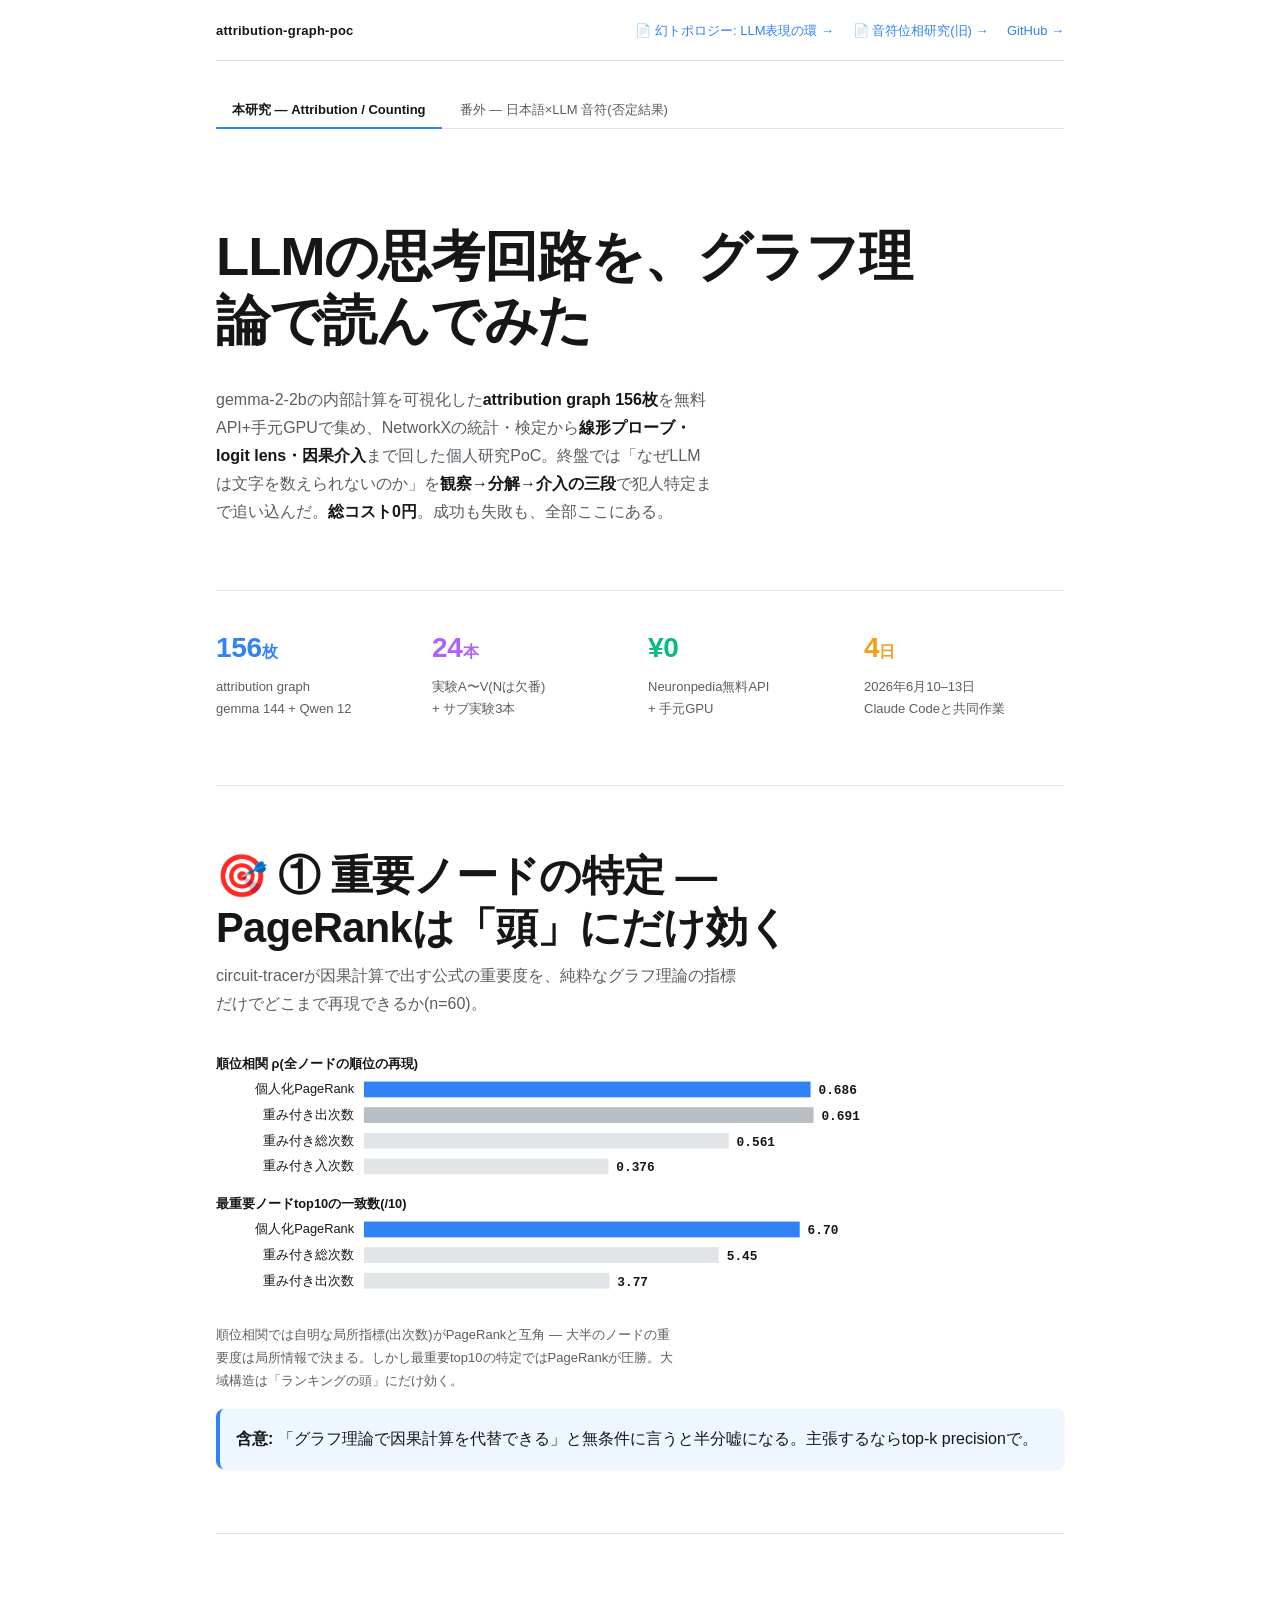
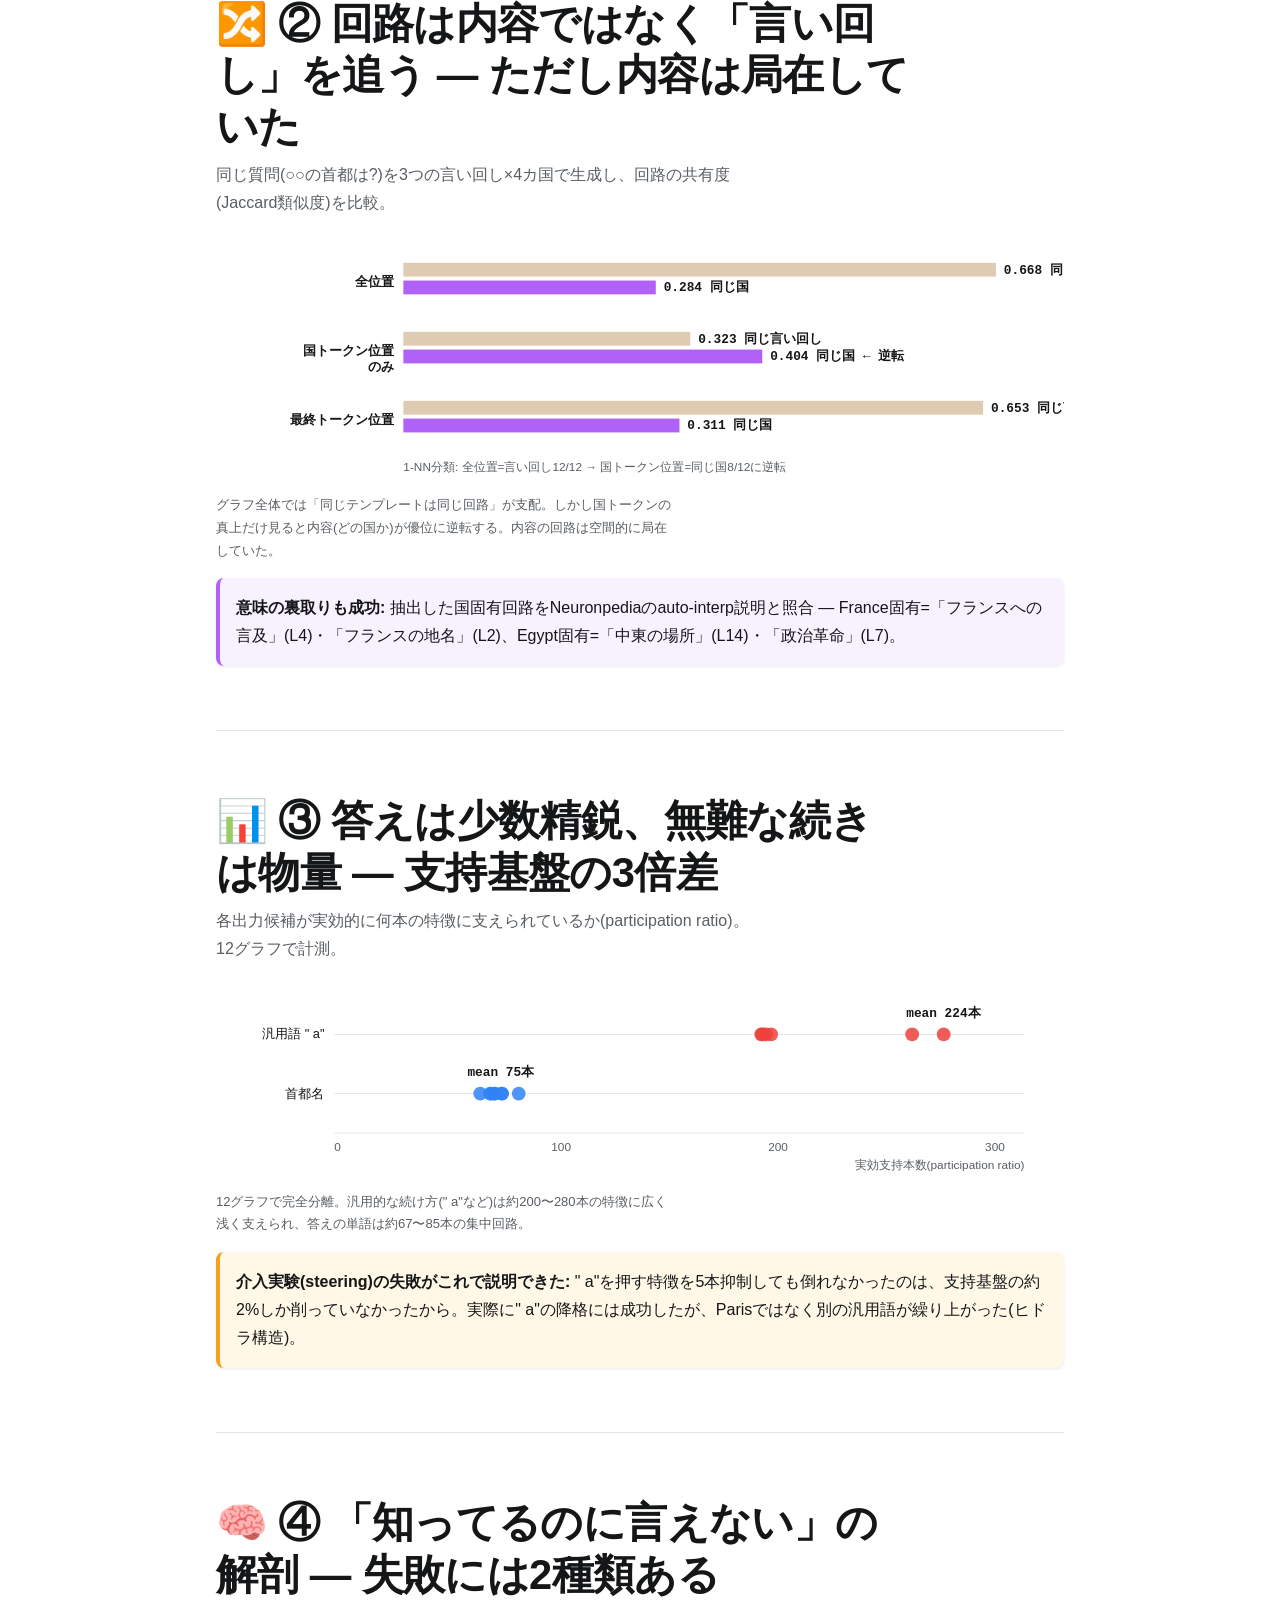
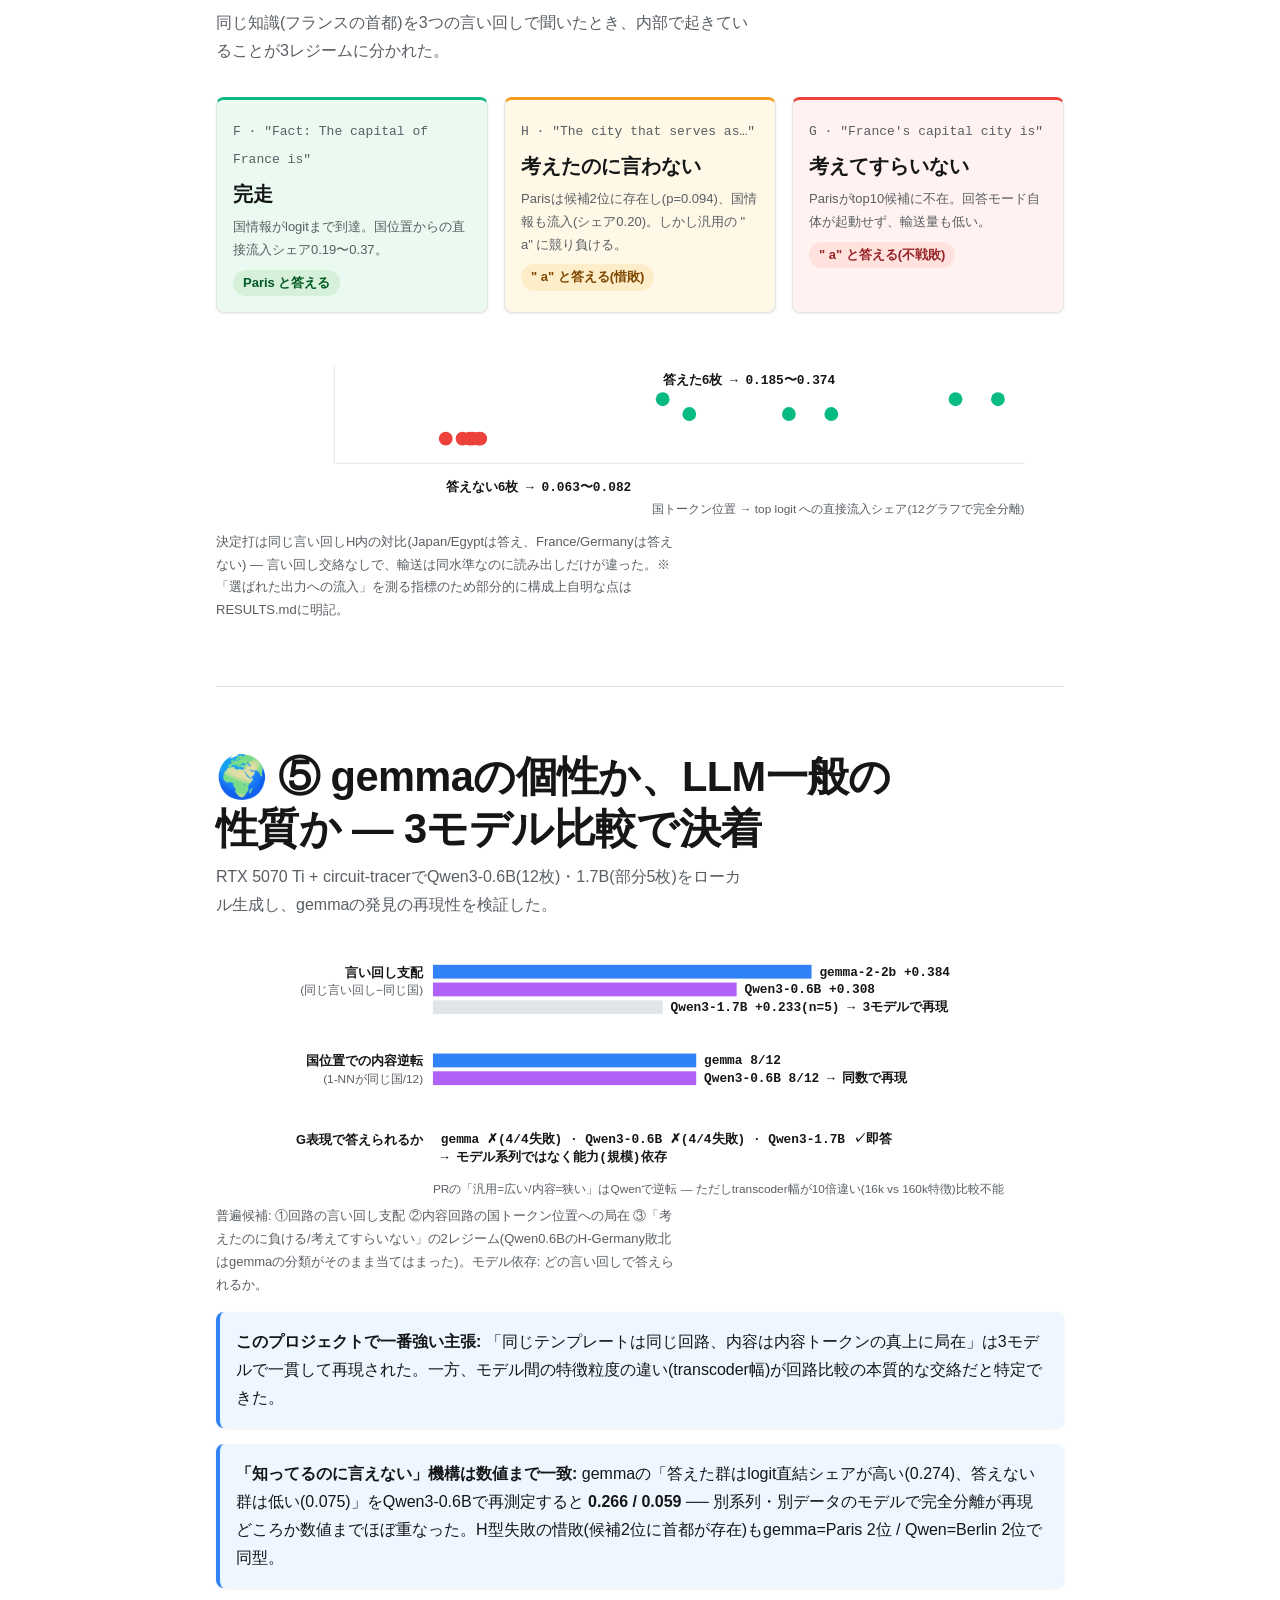
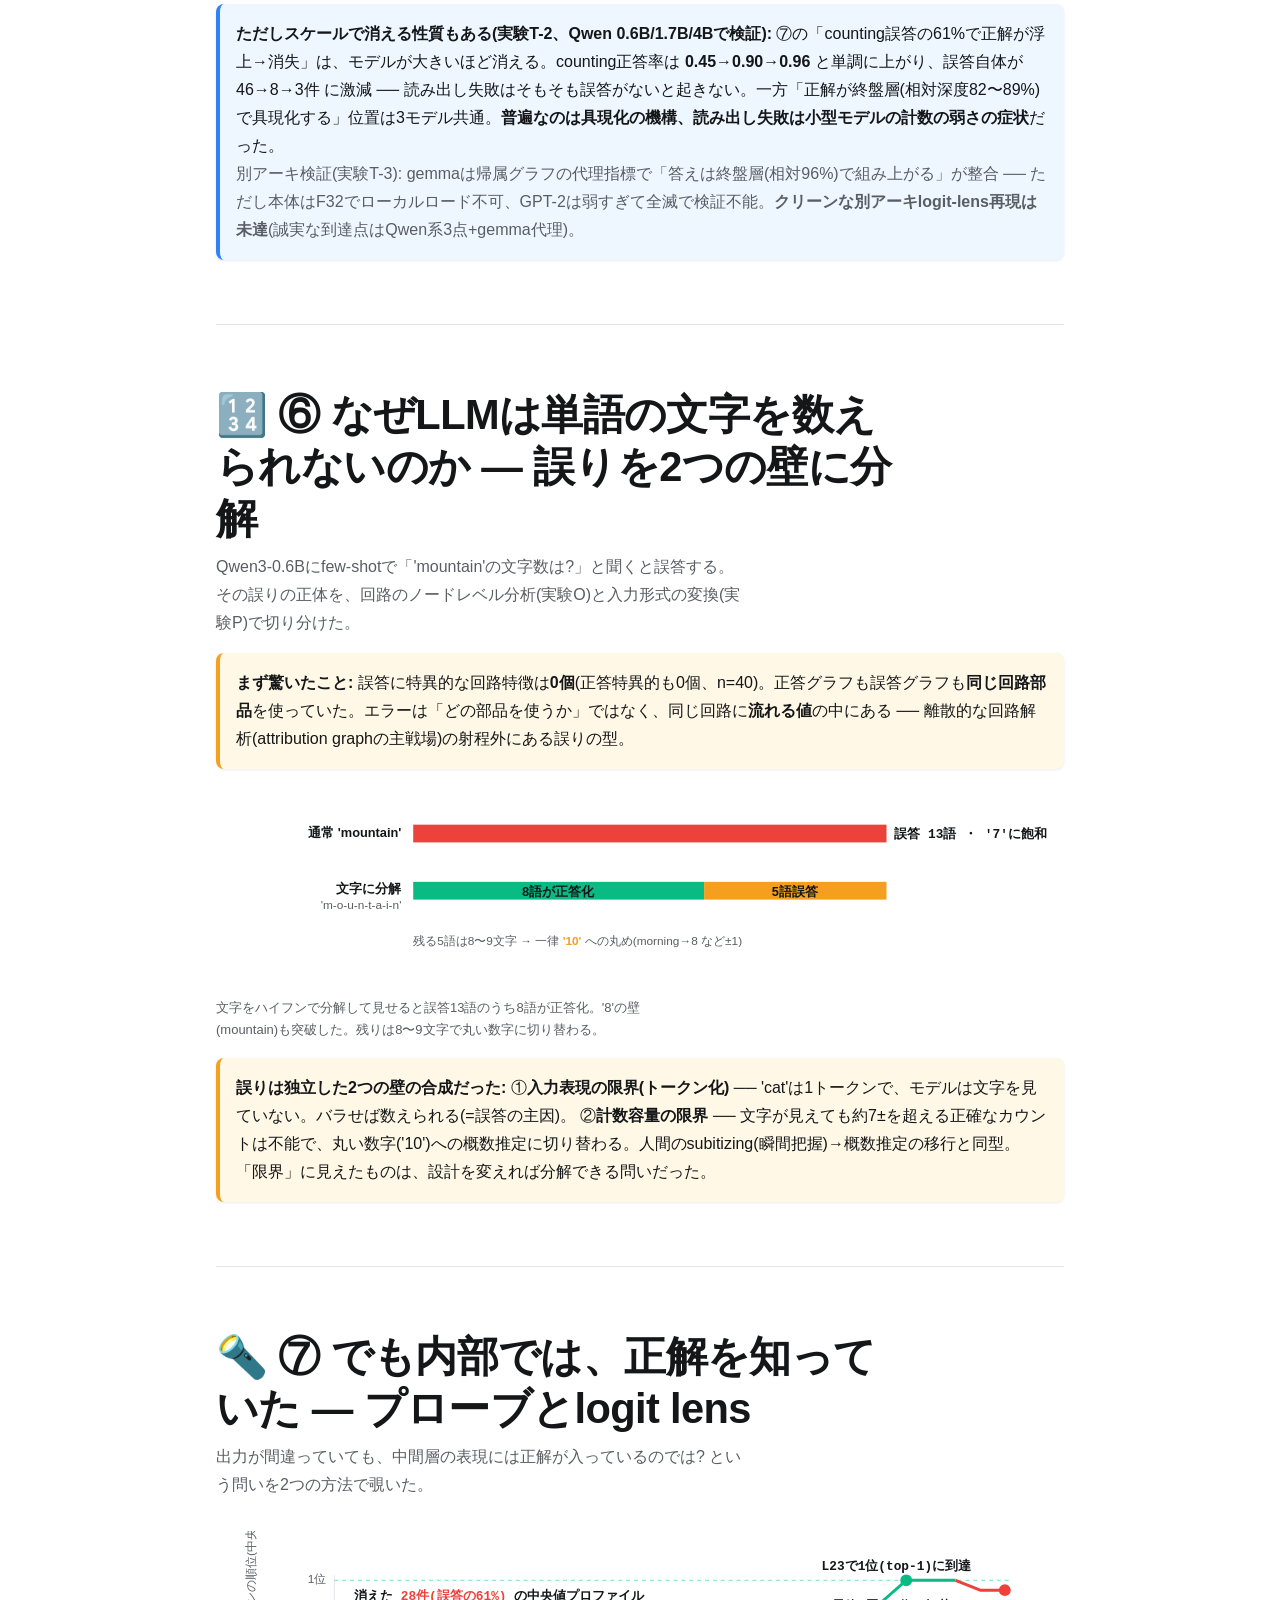
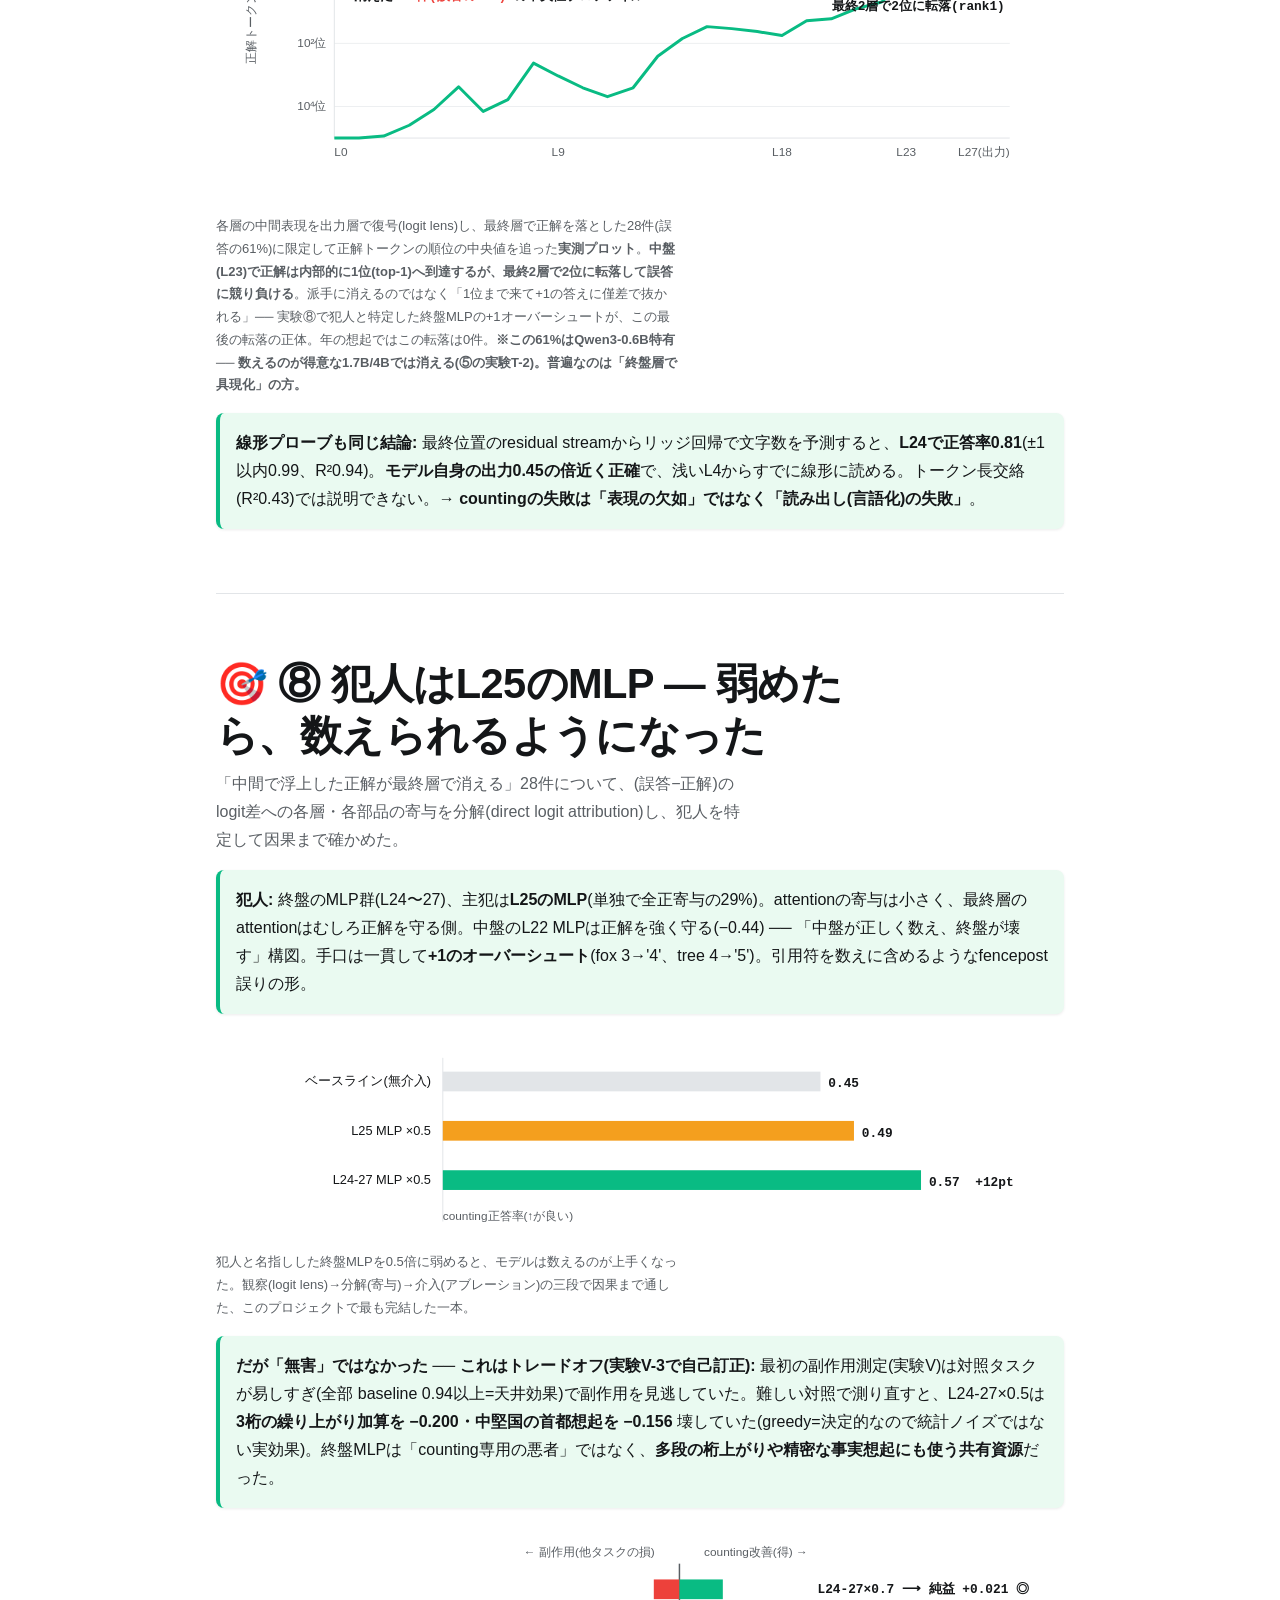
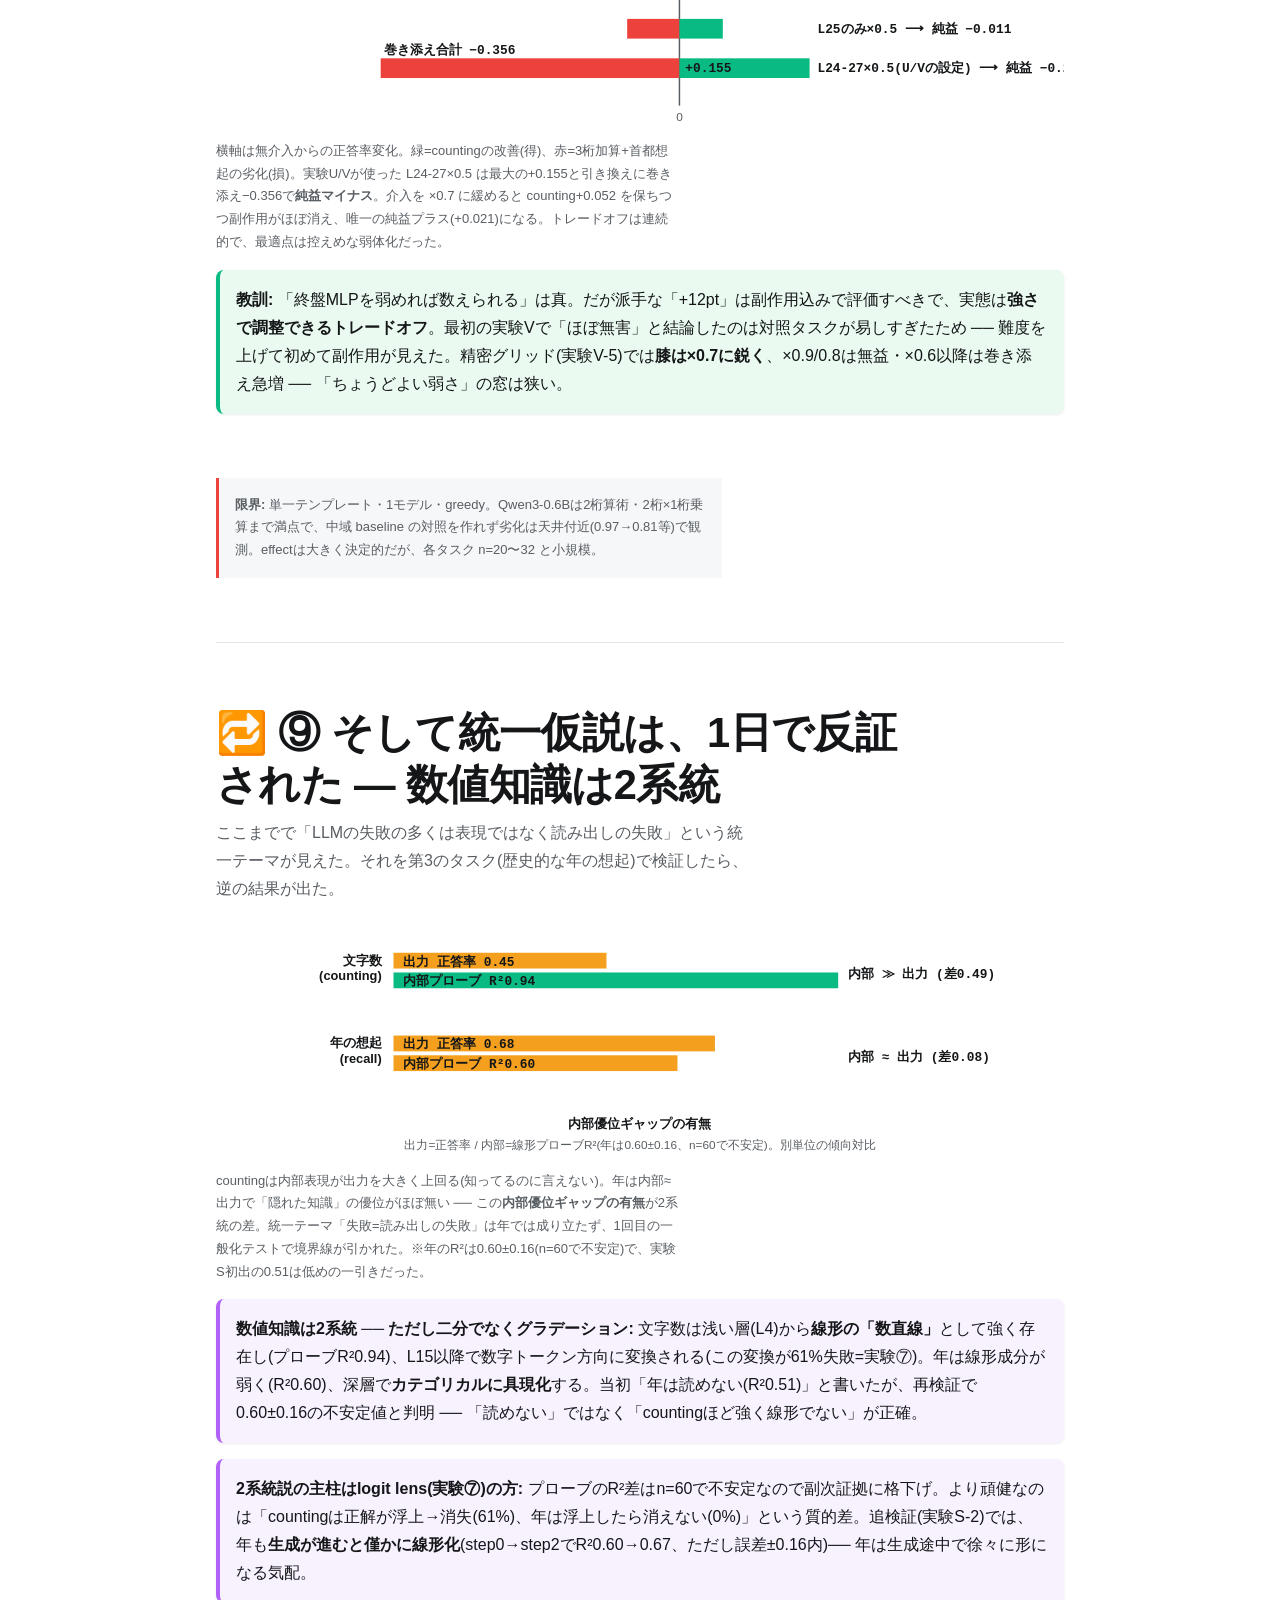
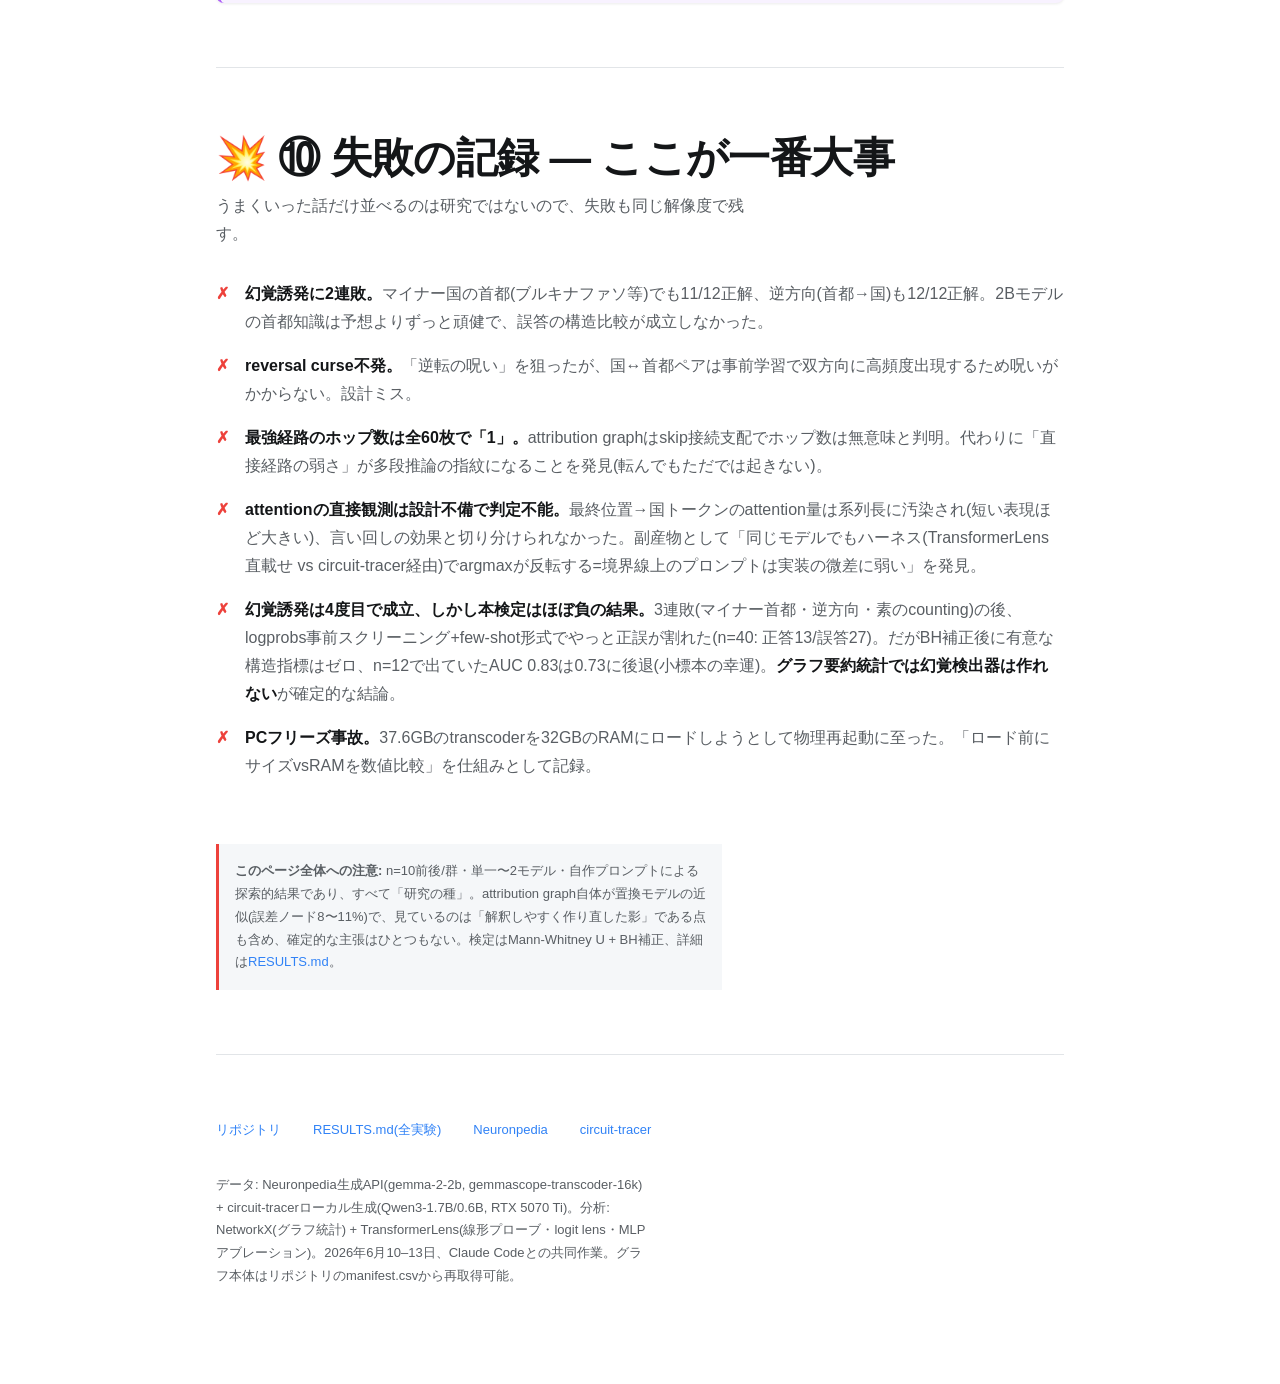
<file: index.html>
<!DOCTYPE html>
<html lang="ja">
<head>
<meta charset="UTF-8">
<meta name="viewport" content="width=device-width, initial-scale=1.0">
<title>attribution-graph-poc — LLMの思考回路をグラフ理論で読む</title>
<meta name="description" content="LLMのattribution graph 156枚をグラフ理論で統計分析し3モデル比較した個人研究PoC。完全無料パイプライン。">
<link rel="stylesheet" href="tokens.css">
<style>
/* Hallmark · pre-emit critique: P4 H5 E4 S5 R5 V4 */
*, *::before, *::after { box-sizing: border-box; margin: 0; }
html, body { overflow-x: clip; }
body {
  font-family: var(--font-body);
  color: var(--color-ink);
  background: var(--color-paper);
  line-height: 1.75;
  font-size: var(--text-base);
}
a { color: var(--color-accent); text-decoration: none; }
a:hover { text-decoration: underline; }
a:focus-visible, summary:focus-visible {
  outline: 2px solid var(--color-focus);
  outline-offset: 2px;
  border-radius: 2px;
}
.wrap { max-width: 880px; margin: 0 auto; padding: 0 var(--space-md); }

header.site {
  display: flex; justify-content: space-between; align-items: baseline;
  padding: var(--space-md) 0; border-bottom: var(--rule);
}
header.site .name { font-weight: 600; font-size: var(--text-sm); letter-spacing: 0.02em; }
header.site a.gh { font-size: var(--text-sm); white-space: nowrap; }

.hero { padding: var(--space-2xl) 0 var(--space-xl); }
.hero h1 {
  font-family: var(--font-display);
  font-size: var(--text-display);
  font-weight: 700; line-height: 1.18; letter-spacing: -0.02em;
  overflow-wrap: anywhere; min-width: 0;
  max-width: 24ch;
}
.hero p.lede { margin-top: var(--space-lg); max-width: 56ch; color: var(--color-muted); }
.hero p.lede strong { color: var(--color-ink); font-weight: 600; }

.stats {
  display: grid; grid-template-columns: repeat(4, minmax(0, 1fr));
  gap: var(--space-md); margin-top: var(--space-xl);
  border-top: var(--rule); padding-top: var(--space-lg);
}
.stats .stat .n { font-size: var(--text-2xl); font-weight: 700; letter-spacing: -0.01em; font-variant-numeric: tabular-nums; }
.stats .stat:nth-child(1) .n { color: var(--color-blue); }
.stats .stat:nth-child(2) .n { color: var(--color-purple); }
.stats .stat:nth-child(3) .n { color: var(--color-green); }
.stats .stat:nth-child(4) .n { color: var(--color-amber); }
.stats .stat .l { font-size: var(--text-sm); color: var(--color-muted); margin-top: var(--space-xs); }

section { padding: var(--space-xl) 0; border-top: var(--rule); }
section h2 {
  font-family: var(--font-display);
  font-size: var(--text-display-s); font-weight: 700; letter-spacing: -0.015em;
  line-height: 1.25; max-width: 30ch; overflow-wrap: anywhere; min-width: 0;
}
section .sub { color: var(--color-muted); margin-top: var(--space-sm); max-width: 60ch; }
.finding {
  margin-top: var(--space-md); padding: var(--space-md);
  background: var(--color-blue-soft); border-left: 4px solid var(--color-blue);
  border-radius: var(--radius); box-shadow: var(--shadow-card);
  font-size: var(--text-base); max-width: 100%;
}
.finding b { font-weight: 650; }
#phrasing .finding { background: var(--color-purple-soft); border-left-color: var(--color-purple); }
#pr .finding { background: var(--color-amber-soft); border-left-color: var(--color-amber); }

figure.chart { margin: var(--space-lg) 0 0; }
figure.chart svg { width: 100%; height: auto; display: block; }
figure.chart figcaption { font-size: var(--text-sm); color: var(--color-muted); margin-top: var(--space-sm); max-width: 64ch; }
.bar-label { font-size: 13px; fill: var(--color-ink); font-family: var(--font-body); }
.bar-value { font-size: 13px; fill: var(--color-ink); font-weight: 600; font-family: var(--font-mono); }
.bar-muted { fill: var(--color-muted); }
.axis-label { font-size: 12px; fill: var(--color-muted); font-family: var(--font-body); }
.bar-main { fill: var(--color-blue); }
.bar-base { fill: var(--color-subtle); }
.bar-base2 { fill: oklch(80% 0.01 240); }
#phrasing .bar-main { fill: var(--color-purple); }
#phrasing .bar-base2 { fill: oklch(85% 0.04 70); }
#universality .bar-main { fill: var(--color-blue); }
#universality .bar-base2 { fill: var(--color-purple); }
.dot-generic { fill: var(--color-red); opacity: 0.85; }
.dot-content { fill: var(--color-blue); opacity: 0.85; }
.dot-yes { fill: var(--color-green); }
.dot-no { fill: var(--color-red); }
.gridline { stroke: var(--color-subtle); stroke-width: 1; }

#counting .finding { background: var(--color-amber-soft); border-left-color: var(--color-amber); }
#knows .finding, #culprit .finding { background: var(--color-green-soft); border-left-color: var(--color-green); }
#refuted .finding { background: var(--color-purple-soft); border-left-color: var(--color-purple); }
.bar-amber { fill: var(--color-amber); }
.bar-green { fill: var(--color-green); }
.bar-red { fill: var(--color-red); }
.lens-line { fill: none; stroke: var(--color-green); stroke-width: 3; stroke-linejoin: round; }
.lens-drop { fill: none; stroke: var(--color-red); stroke-width: 3; stroke-linejoin: round; }
.lens-fill { fill: var(--color-green); opacity: 0.07; }

.regimes { display: grid; grid-template-columns: repeat(3, minmax(0, 1fr)); gap: var(--space-md); margin-top: var(--space-lg); }
.regime { border: var(--rule); border-radius: var(--radius); padding: var(--space-md); box-shadow: var(--shadow-card); }
.regimes .regime:nth-child(1) { background: var(--color-green-soft); border-top: 3px solid var(--color-green); }
.regimes .regime:nth-child(2) { background: var(--color-amber-soft); border-top: 3px solid var(--color-amber); }
.regimes .regime:nth-child(3) { background: var(--color-red-soft); border-top: 3px solid var(--color-red); }
.regime .tag { font-family: var(--font-mono); font-size: var(--text-sm); color: var(--color-muted); }
.regime h3 { font-size: var(--text-lg); margin-top: var(--space-sm); line-height: 1.4; }
.regime p { font-size: var(--text-sm); color: var(--color-muted); margin-top: var(--space-sm); }
.regime .verdict { display: inline-block; margin-top: var(--space-sm); font-size: var(--text-sm); font-weight: 600; padding: 2px 10px; border-radius: 999px; }
.v-ok { background: oklch(93% 0.04 150); color: oklch(40% 0.12 150); }
.v-mid { background: oklch(95% 0.05 85); color: oklch(45% 0.12 70); }
.v-no { background: oklch(94% 0.04 25); color: oklch(45% 0.15 25); }

.fails { margin-top: var(--space-lg); display: grid; gap: var(--space-md); }
.fail { display: grid; grid-template-columns: auto minmax(0, 1fr); gap: var(--space-md); align-items: baseline; }
.fail .x { font-family: var(--font-mono); color: var(--color-warn); font-weight: 700; }
.fail p { color: var(--color-muted); font-size: var(--text-base); }
.fail p b { color: var(--color-ink); }

.caveat {
  margin-top: var(--space-xl); padding: var(--space-md);
  border-left: 3px solid var(--color-warn); background: var(--color-paper-2);
  font-size: var(--text-sm); color: var(--color-muted); max-width: 70ch;
}

footer.site { border-top: var(--rule); padding: var(--space-xl) 0 var(--space-2xl); }
footer.site .row { display: flex; flex-wrap: wrap; gap: var(--space-md) var(--space-lg); font-size: var(--text-sm); }
footer.site .note { margin-top: var(--space-lg); font-size: var(--text-sm); color: var(--color-muted); max-width: 60ch; }

@media (max-width: 640px) {
  .stats { grid-template-columns: repeat(2, minmax(0, 1fr)); }
  .regimes { grid-template-columns: minmax(0, 1fr); }
}
@media (prefers-reduced-motion: reduce) {
  *, *::before, *::after { animation: none !important; transition: none !important; }
}
.tabbar { display:flex; gap:2px; margin-top:var(--space-lg); border-bottom:var(--rule); flex-wrap:wrap; }
.tab { appearance:none; background:none; border:none; cursor:pointer; font-family:var(--font-body); font-size:var(--text-sm); color:var(--color-muted); padding:var(--space-sm) var(--space-md); border-bottom:2px solid transparent; margin-bottom:-1px; line-height:1.4; }
.tab:hover { color:var(--color-ink); }
.tab.active { color:var(--color-ink); font-weight:650; border-bottom-color:var(--color-accent); }
.tab:focus-visible { outline:2px solid var(--color-focus); outline-offset:2px; border-radius:2px; }
.panel.hidden { display:none; }
#jp-feasible .finding { background:var(--color-green-soft); border-left-color:var(--color-green); }
#jp-kill .finding { background:var(--color-red-soft); border-left-color:var(--color-red); }
#jp-revive .finding { background:var(--color-amber-soft); border-left-color:var(--color-amber); }
#jp-keigo .finding { background:var(--color-green-soft); border-left-color:var(--color-green); }
#jp-summary .finding { background:var(--color-blue-soft); border-left-color:var(--color-blue); }
#jp-scale .finding { background:var(--color-purple-soft); border-left-color:var(--color-purple); }
#jp-scale .bar-main { fill: var(--color-purple); }
#jp-cross .finding { background:var(--color-green-soft); border-left-color:var(--color-green); }
#jp-loop .finding { background:var(--color-amber-soft); border-left-color:var(--color-amber); }
.matrix-cell { font-family: var(--font-mono); font-size: 12px; }
</style>
</head>
<body>
<div class="wrap">

<header class="site">
  <span class="name">attribution-graph-poc</span>
  <span>
    <a class="gh" href="phantom_topology.html" style="margin-right:14px">📄 幻トポロジー: LLM表現の環 →</a>
    <a class="gh" href="topology.html" style="margin-right:14px">📄 音符位相研究(旧) →</a>
    <a class="gh" href="https://github.com/hajimedayo328/attribution-graph-poc">GitHub →</a>
  </span>
</header>

<nav class="tabbar" role="tablist" aria-label="研究の切り替え">
  <button class="tab active" role="tab" aria-selected="true" data-panel="panel-main">本研究 — Attribution / Counting</button>
  <button class="tab" role="tab" aria-selected="false" data-panel="panel-jp">番外 — 日本語×LLM 音符(否定結果)</button>
</nav>

<main>
<div class="panel" id="panel-main">
<div class="hero">
  <h1>LLMの思考回路を、グラフ理論で読んでみた</h1>
  <p class="lede">gemma-2-2bの内部計算を可視化した<strong>attribution graph 156枚</strong>を無料API+手元GPUで集め、NetworkXの統計・検定から<strong>線形プローブ・logit lens・因果介入</strong>まで回した個人研究PoC。終盤では「なぜLLMは文字を数えられないのか」を<strong>観察→分解→介入の三段</strong>で犯人特定まで追い込んだ。<strong>総コスト0円</strong>。成功も失敗も、全部ここにある。</p>
  <div class="stats">
    <div class="stat"><div class="n">156<span style="font-size:1rem">枚</span></div><div class="l">attribution graph<br>gemma 144 + Qwen 12</div></div>
    <div class="stat"><div class="n">24<span style="font-size:1rem">本</span></div><div class="l">実験A〜V(Nは欠番)<br>+ サブ実験3本</div></div>
    <div class="stat"><div class="n">¥0</div><div class="l">Neuronpedia無料API<br>+ 手元GPU</div></div>
    <div class="stat"><div class="n">4<span style="font-size:1rem">日</span></div><div class="l">2026年6月10–13日<br>Claude Codeと共同作業</div></div>
  </div>
</div>

<section id="importance">
  <h2>🎯 ① 重要ノードの特定 — PageRankは「頭」にだけ効く</h2>
  <p class="sub">circuit-tracerが因果計算で出す公式の重要度を、純粋なグラフ理論の指標だけでどこまで再現できるか(n=60)。</p>
  <figure class="chart">
    <svg viewBox="0 0 860 270" role="img" aria-label="重要度再現の比較: 順位相関と最重要top10一致数">
      <text x="0" y="18" class="bar-label" font-weight="600">順位相関 ρ(全ノードの順位の再現)</text>
      <g transform="translate(150,30)">
        <text x="-10" y="14" text-anchor="end" class="bar-label">個人化PageRank</text>
        <rect x="0" y="2" width="453" height="16" class="bar-main"/><text x="461" y="15" class="bar-value">0.686</text>
        <text x="-10" y="40" text-anchor="end" class="bar-label">重み付き出次数</text>
        <rect x="0" y="28" width="456" height="16" class="bar-base2"/><text x="464" y="41" class="bar-value">0.691</text>
        <text x="-10" y="66" text-anchor="end" class="bar-label">重み付き総次数</text>
        <rect x="0" y="54" width="370" height="16" class="bar-base"/><text x="378" y="67" class="bar-value">0.561</text>
        <text x="-10" y="92" text-anchor="end" class="bar-label">重み付き入次数</text>
        <rect x="0" y="80" width="248" height="16" class="bar-base"/><text x="256" y="93" class="bar-value">0.376</text>
      </g>
      <text x="0" y="160" class="bar-label" font-weight="600">最重要ノードtop10の一致数(/10)</text>
      <g transform="translate(150,172)">
        <text x="-10" y="14" text-anchor="end" class="bar-label">個人化PageRank</text>
        <rect x="0" y="2" width="442" height="16" class="bar-main"/><text x="450" y="15" class="bar-value">6.70</text>
        <text x="-10" y="40" text-anchor="end" class="bar-label">重み付き総次数</text>
        <rect x="0" y="28" width="360" height="16" class="bar-base"/><text x="368" y="41" class="bar-value">5.45</text>
        <text x="-10" y="66" text-anchor="end" class="bar-label">重み付き出次数</text>
        <rect x="0" y="54" width="249" height="16" class="bar-base"/><text x="257" y="67" class="bar-value">3.77</text>
      </g>
    </svg>
    <figcaption>順位相関では自明な局所指標(出次数)がPageRankと互角 — 大半のノードの重要度は局所情報で決まる。しかし最重要top10の特定ではPageRankが圧勝。大域構造は「ランキングの頭」にだけ効く。</figcaption>
  </figure>
  <div class="finding"><b>含意:</b> 「グラフ理論で因果計算を代替できる」と無条件に言うと半分嘘になる。主張するならtop-k precisionで。</div>
</section>

<section id="phrasing">
  <h2>🔀 ② 回路は内容ではなく「言い回し」を追う — ただし内容は局在していた</h2>
  <p class="sub">同じ質問(○○の首都は?)を3つの言い回し×4カ国で生成し、回路の共有度(Jaccard類似度)を比較。</p>
  <figure class="chart">
    <svg viewBox="0 0 860 240" role="img" aria-label="言い回しvs内容のJaccard類似度比較(3スコープ)">
      <g transform="translate(190,8)">
        <text x="-10" y="30" text-anchor="end" class="bar-label" font-weight="600">全位置</text>
        <rect x="0" y="6" width="601" height="14" class="bar-base2"/><text x="609" y="17" class="bar-value">0.668 同じ言い回し</text>
        <rect x="0" y="24" width="256" height="14" class="bar-main"/><text x="264" y="35" class="bar-value">0.284 同じ国</text>
        <text x="-10" y="100" text-anchor="end" class="bar-label" font-weight="600">国トークン位置<tspan x="-10" dy="16">のみ</tspan></text>
        <rect x="0" y="76" width="291" height="14" class="bar-base2"/><text x="299" y="87" class="bar-value">0.323 同じ言い回し</text>
        <rect x="0" y="94" width="364" height="14" class="bar-main"/><text x="372" y="105" class="bar-value">0.404 同じ国 ← 逆転</text>
        <text x="-10" y="170" text-anchor="end" class="bar-label" font-weight="600">最終トークン位置</text>
        <rect x="0" y="146" width="588" height="14" class="bar-base2"/><text x="596" y="157" class="bar-value">0.653 同じ言い回し</text>
        <rect x="0" y="164" width="280" height="14" class="bar-main"/><text x="288" y="175" class="bar-value">0.311 同じ国</text>
      </g>
      <text x="190" y="225" class="axis-label">1-NN分類: 全位置=言い回し12/12 → 国トークン位置=同じ国8/12に逆転</text>
    </svg>
    <figcaption>グラフ全体では「同じテンプレートは同じ回路」が支配。しかし国トークンの真上だけ見ると内容(どの国か)が優位に逆転する。内容の回路は空間的に局在していた。</figcaption>
  </figure>
  <div class="finding"><b>意味の裏取りも成功:</b> 抽出した国固有回路をNeuronpediaのauto-interp説明と照合 — France固有=「フランスへの言及」(L4)・「フランスの地名」(L2)、Egypt固有=「中東の場所」(L14)・「政治革命」(L7)。</div>
</section>

<section id="pr">
  <h2>📊 ③ 答えは少数精鋭、無難な続きは物量 — 支持基盤の3倍差</h2>
  <p class="sub">各出力候補が実効的に何本の特徴に支えられているか(participation ratio)。12グラフで計測。</p>
  <figure class="chart">
    <svg viewBox="0 0 860 190" role="img" aria-label="participation ratioの分布: 汎用語と首都名">
      <line x1="120" y1="40" x2="820" y2="40" class="gridline"/>
      <line x1="120" y1="100" x2="820" y2="100" class="gridline"/>
      <text x="110" y="44" text-anchor="end" class="bar-label">汎用語 " a"</text>
      <text x="110" y="104" text-anchor="end" class="bar-label">首都名</text>
      <!-- generic: 196.9..280.8 → x = 120 + v*2.2 -->
      <circle cx="553" cy="40" r="7" class="dot-generic"/><circle cx="558" cy="40" r="7" class="dot-generic"/>
      <circle cx="563" cy="40" r="7" class="dot-generic"/><circle cx="554" cy="40" r="7" class="dot-generic"/>
      <circle cx="706" cy="40" r="7" class="dot-generic"/><circle cx="738" cy="40" r="7" class="dot-generic"/>
      <!-- content: 67.3..84.9 -->
      <circle cx="268" cy="100" r="7" class="dot-content"/><circle cx="278" cy="100" r="7" class="dot-content"/>
      <circle cx="282" cy="100" r="7" class="dot-content"/><circle cx="283" cy="100" r="7" class="dot-content"/>
      <circle cx="279" cy="100" r="7" class="dot-content"/><circle cx="290" cy="100" r="7" class="dot-content"/>
      <circle cx="290" cy="100" r="7" class="dot-content"/><circle cx="307" cy="100" r="7" class="dot-content"/>
      <text x="700" y="22" class="bar-value">mean 224本</text>
      <text x="255" y="82" class="bar-value" fill="var(--color-accent)">mean 75本</text>
      <g transform="translate(120,140)">
        <line x1="0" y1="0" x2="700" y2="0" class="gridline"/>
        <text x="0" y="18" class="axis-label">0</text>
        <text x="220" y="18" class="axis-label">100</text>
        <text x="440" y="18" class="axis-label">200</text>
        <text x="660" y="18" class="axis-label">300</text>
        <text x="700" y="36" text-anchor="end" class="axis-label">実効支持本数(participation ratio)</text>
      </g>
    </svg>
    <figcaption>12グラフで完全分離。汎用的な続け方(" a"など)は約200〜280本の特徴に広く浅く支えられ、答えの単語は約67〜85本の集中回路。</figcaption>
  </figure>
  <div class="finding"><b>介入実験(steering)の失敗がこれで説明できた:</b> " a"を押す特徴を5本抑制しても倒れなかったのは、支持基盤の約2%しか削っていなかったから。実際に" a"の降格には成功したが、Parisではなく別の汎用語が繰り上がった(ヒドラ構造)。</div>
</section>

<section id="readout">
  <h2>🧠 ④ 「知ってるのに言えない」の解剖 — 失敗には2種類ある</h2>
  <p class="sub">同じ知識(フランスの首都)を3つの言い回しで聞いたとき、内部で起きていることが3レジームに分かれた。</p>
  <div class="regimes">
    <div class="regime">
      <span class="tag">F · "Fact: The capital of France is"</span>
      <h3>完走</h3>
      <p>国情報がlogitまで到達。国位置からの直接流入シェア0.19〜0.37。</p>
      <span class="verdict v-ok">Paris と答える</span>
    </div>
    <div class="regime">
      <span class="tag">H · "The city that serves as…"</span>
      <h3>考えたのに言わない</h3>
      <p>Parisは候補2位に存在し(p=0.094)、国情報も流入(シェア0.20)。しかし汎用の " a" に競り負ける。</p>
      <span class="verdict v-mid">" a" と答える(惜敗)</span>
    </div>
    <div class="regime">
      <span class="tag">G · "France's capital city is"</span>
      <h3>考えてすらいない</h3>
      <p>Parisがtop10候補に不在。回答モード自体が起動せず、輸送量も低い。</p>
      <span class="verdict v-no">" a" と答える(不戦敗)</span>
    </div>
  </div>
  <figure class="chart">
    <svg viewBox="0 0 860 180" role="img" aria-label="国位置からtop logitへの直接流入シェア散布図">
      <line x1="120" y1="20" x2="120" y2="120" class="gridline"/>
      <line x1="120" y1="120" x2="820" y2="120" class="gridline"/>
      <!-- x = 120 + share*1800 -->
      <circle cx="750" cy="55" r="7" class="dot-yes"/><circle cx="480" cy="70" r="7" class="dot-yes"/>
      <circle cx="453" cy="55" r="7" class="dot-yes"/><circle cx="581" cy="70" r="7" class="dot-yes"/>
      <circle cx="793" cy="55" r="7" class="dot-yes"/><circle cx="624" cy="70" r="7" class="dot-yes"/>
      <circle cx="260" cy="95" r="7" class="dot-no"/><circle cx="250" cy="95" r="7" class="dot-no"/>
      <circle cx="233" cy="95" r="7" class="dot-no"/><circle cx="257" cy="95" r="7" class="dot-no"/>
      <circle cx="268" cy="95" r="7" class="dot-no"/><circle cx="266" cy="95" r="7" class="dot-no"/>
      <text x="453" y="40" class="bar-value" fill="var(--color-ok)">答えた6枚 → 0.185〜0.374</text>
      <text x="233" y="148" class="bar-value" fill="var(--color-warn)">答えない6枚 → 0.063〜0.082</text>
      <text x="820" y="170" text-anchor="end" class="axis-label">国トークン位置 → top logit への直接流入シェア(12グラフで完全分離)</text>
    </svg>
    <figcaption>決定打は同じ言い回しH内の対比(Japan/Egyptは答え、France/Germanyは答えない) — 言い回し交絡なしで、輸送は同水準なのに読み出しだけが違った。※「選ばれた出力への流入」を測る指標のため部分的に構成上自明な点はRESULTS.mdに明記。</figcaption>
  </figure>
</section>

<section id="universality">
  <h2>🌍 ⑤ gemmaの個性か、LLM一般の性質か — 3モデル比較で決着</h2>
  <p class="sub">RTX 5070 Ti + circuit-tracerでQwen3-0.6B(12枚)・1.7B(部分5枚)をローカル生成し、gemmaの発見の再現性を検証した。</p>
  <figure class="chart">
    <svg viewBox="0 0 860 250" role="img" aria-label="3モデルでの再現比較">
      <g transform="translate(220,10)">
        <text x="-10" y="16" text-anchor="end" class="bar-label" font-weight="600">言い回し支配</text>
        <text x="-10" y="34" text-anchor="end" class="axis-label">(同じ言い回し−同じ国)</text>
        <rect x="0" y="4" width="384" height="14" class="bar-main"/><text x="392" y="15" class="bar-value">gemma-2-2b +0.384</text>
        <rect x="0" y="22" width="308" height="14" class="bar-base2"/><text x="316" y="33" class="bar-value">Qwen3-0.6B +0.308</text>
        <rect x="0" y="40" width="233" height="14" class="bar-base"/><text x="241" y="51" class="bar-value">Qwen3-1.7B +0.233(n=5) → 3モデルで再現</text>
        <text x="-10" y="106" text-anchor="end" class="bar-label" font-weight="600">国位置での内容逆転</text>
        <text x="-10" y="124" text-anchor="end" class="axis-label">(1-NNが同じ国/12)</text>
        <rect x="0" y="94" width="267" height="14" class="bar-main"/><text x="275" y="105" class="bar-value">gemma 8/12</text>
        <rect x="0" y="112" width="267" height="14" class="bar-base2"/><text x="275" y="123" class="bar-value">Qwen3-0.6B 8/12 → 同数で再現</text>
        <text x="-10" y="186" text-anchor="end" class="bar-label" font-weight="600">G表現で答えられるか</text>
        <rect x="0" y="174" width="0" height="14"/><text x="8" y="185" class="bar-value">gemma ✗(4/4失敗) · Qwen3-0.6B ✗(4/4失敗) · Qwen3-1.7B ✓即答</text>
        <rect x="0" y="192" width="0" height="14"/><text x="8" y="203" class="bar-value" fill="var(--color-red)">→ モデル系列ではなく能力(規模)依存</text>
      </g>
      <text x="220" y="245" class="axis-label">PRの「汎用=広い/内容=狭い」はQwenで逆転 — ただしtranscoder幅が10倍違い(16k vs 160k特徴)比較不能</text>
    </svg>
    <figcaption>普遍候補: ①回路の言い回し支配 ②内容回路の国トークン位置への局在 ③「考えたのに負ける/考えてすらいない」の2レジーム(Qwen0.6BのH-Germany敗北はgemmaの分類がそのまま当てはまった)。モデル依存: どの言い回しで答えられるか。</figcaption>
  </figure>
  <div class="finding"><b>このプロジェクトで一番強い主張:</b> 「同じテンプレートは同じ回路、内容は内容トークンの真上に局在」は3モデルで一貫して再現された。一方、モデル間の特徴粒度の違い(transcoder幅)が回路比較の本質的な交絡だと特定できた。</div>
  <div class="finding"><b>「知ってるのに言えない」機構は数値まで一致:</b> gemmaの「答えた群はlogit直結シェアが高い(0.274)、答えない群は低い(0.075)」をQwen3-0.6Bで再測定すると <b>0.266 / 0.059</b> ── 別系列・別データのモデルで完全分離が再現どころか数値までほぼ重なった。H型失敗の惜敗(候補2位に首都が存在)もgemma=Paris 2位 / Qwen=Berlin 2位で同型。</div>
  <div class="finding"><b>ただしスケールで消える性質もある(実験T-2、Qwen 0.6B/1.7B/4Bで検証):</b> ⑦の「counting誤答の61%で正解が浮上→消失」は、モデルが大きいほど消える。counting正答率は <b>0.45→0.90→0.96</b> と単調に上がり、誤答自体が 46→8→3件 に激減 ── 読み出し失敗はそもそも誤答がないと起きない。一方「正解が終盤層(相対深度82〜89%)で具現化する」位置は3モデル共通。<b>普遍なのは具現化の機構、読み出し失敗は小型モデルの計数の弱さの症状</b>だった。<br><span style="color:var(--color-muted)">別アーキ検証(実験T-3): gemmaは帰属グラフの代理指標で「答えは終盤層(相対96%)で組み上がる」が整合 ── ただし本体はF32でローカルロード不可、GPT-2は弱すぎて全滅で検証不能。<b>クリーンな別アーキlogit-lens再現は未達</b>(誠実な到達点はQwen系3点+gemma代理)。</span></div>
</section>

<section id="counting">
  <h2>🔢 ⑥ なぜLLMは単語の文字を数えられないのか — 誤りを2つの壁に分解</h2>
  <p class="sub">Qwen3-0.6Bにfew-shotで「'mountain'の文字数は?」と聞くと誤答する。その誤りの正体を、回路のノードレベル分析(実験O)と入力形式の変換(実験P)で切り分けた。</p>
  <div class="finding"><b>まず驚いたこと:</b> 誤答に特異的な回路特徴は<b>0個</b>(正答特異的も0個、n=40)。正答グラフも誤答グラフも<b>同じ回路部品</b>を使っていた。エラーは「どの部品を使うか」ではなく、同じ回路に<b>流れる値</b>の中にある ── 離散的な回路解析(attribution graphの主戦場)の射程外にある誤りの型。</div>
  <figure class="chart">
    <svg viewBox="0 0 860 190" role="img" aria-label="文字バラし形式による誤答の分解">
      <g transform="translate(200,22)">
        <text x="-12" y="15" text-anchor="end" class="bar-label" font-weight="600">通常 'mountain'</text>
        <rect x="0" y="2" width="480" height="18" class="bar-red"/><text x="488" y="16" class="bar-value">誤答 13語 ・ '7'に飽和</text>
        <text x="-12" y="71" text-anchor="end" class="bar-label" font-weight="600">文字に分解</text>
        <text x="-12" y="88" text-anchor="end" class="axis-label">'m-o-u-n-t-a-i-n'</text>
        <rect x="0" y="60" width="295" height="18" class="bar-green"/><text x="147" y="74" text-anchor="middle" class="bar-value" fill="white">8語が正答化</text>
        <rect x="295" y="60" width="185" height="18" class="bar-amber"/><text x="387" y="74" text-anchor="middle" class="bar-value" fill="white">5語誤答</text>
        <text x="0" y="124" class="axis-label">残る5語は8〜9文字 → 一律 <tspan font-weight="700" fill="var(--color-amber)">'10'</tspan> への丸め(morning→8 など±1)</text>
      </g>
    </svg>
    <figcaption>文字をハイフンで分解して見せると誤答13語のうち8語が正答化。'8'の壁(mountain)も突破した。残りは8〜9文字で丸い数字に切り替わる。</figcaption>
  </figure>
  <div class="finding"><b>誤りは独立した2つの壁の合成だった:</b> ①<b>入力表現の限界(トークン化)</b> ── 'cat'は1トークンで、モデルは文字を見ていない。バラせば数えられる(=誤答の主因)。 ②<b>計数容量の限界</b> ── 文字が見えても約7±を超える正確なカウントは不能で、丸い数字('10')への概数推定に切り替わる。人間のsubitizing(瞬間把握)→概数推定の移行と同型。「限界」に見えたものは、設計を変えれば分解できる問いだった。</div>
</section>

<section id="knows">
  <h2>🔦 ⑦ でも内部では、正解を知っていた — プローブとlogit lens</h2>
  <p class="sub">出力が間違っていても、中間層の表現には正解が入っているのでは? という問いを2つの方法で覗いた。</p>
  <figure class="chart">
    <svg viewBox="0 0 860 280" role="img" aria-label="logit lens実測: 消えた28件で正解トークンの順位が中盤で1位到達後、最終2層で2位に転落">
      <line x1="120" y1="45" x2="120" y2="210" class="gridline"/>
      <line x1="120" y1="210" x2="805" y2="210" class="gridline"/>
      <line x1="120" y1="50" x2="805" y2="50" stroke="var(--color-green)" stroke-width="1" stroke-dasharray="4 4" opacity="0.5"/>
      <line x1="120" y1="114" x2="805" y2="114" class="gridline" opacity="0.6"/>
      <line x1="120" y1="178" x2="805" y2="178" class="gridline" opacity="0.6"/>
      <text x="112" y="53" text-anchor="end" class="axis-label">1位</text>
      <text x="112" y="118" text-anchor="end" class="axis-label">10²位</text>
      <text x="112" y="182" text-anchor="end" class="axis-label">10⁴位</text>
      <text x="40" y="135" class="axis-label" transform="rotate(-90 40 135)">正解トークンの順位(中央値・上=1位)</text>
      <polyline class="lens-line" points="120,210 145,210 170,208 196,197 221,181 246,158 271,183 296,171 322,134 347,147 372,159 397,168 423,159 448,127 473,109 498,97 523,99 549,102 574,106 599,91 624,89 649,79 675,72 700,50 725,50 750,50"/>
      <polyline class="lens-drop" points="750,50 775,60 800,60"/>
      <circle cx="700" cy="50" r="6" class="dot-yes"/>
      <circle cx="800" cy="60" r="6" class="dot-no"/>
      <text x="690" y="40" text-anchor="middle" class="bar-value" fill="var(--color-green)">L23で1位(top-1)に到達</text>
      <text x="800" y="80" text-anchor="end" class="bar-value" fill="var(--color-red)">最終2層で2位に転落(rank1)</text>
      <g transform="translate(0,228)">
        <text x="120" y="0" class="axis-label">L0</text>
        <text x="347" y="0" text-anchor="middle" class="axis-label">L9</text>
        <text x="574" y="0" text-anchor="middle" class="axis-label">L18</text>
        <text x="700" y="0" text-anchor="middle" class="axis-label">L23</text>
        <text x="805" y="0" text-anchor="end" class="axis-label">L27(出力)</text>
      </g>
      <text x="140" y="70" class="bar-value">消えた <tspan font-weight="700" fill="var(--color-red)">28件(誤答の61%)</tspan> の中央値プロファイル</text>
    </svg>
    <figcaption>各層の中間表現を出力層で復号(logit lens)し、最終層で正解を落とした28件(誤答の61%)に限定して正解トークンの順位の中央値を追った<b>実測プロット</b>。<b>中盤(L23)で正解は内部的に1位(top-1)へ到達するが、最終2層で2位に転落して誤答に競り負ける</b>。派手に消えるのではなく「1位まで来て+1の答えに僅差で抜かれる」── 実験⑧で犯人と特定した終盤MLPの+1オーバーシュートが、この最後の転落の正体。年の想起ではこの転落は0件。<b>※この61%はQwen3-0.6B特有 ── 数えるのが得意な1.7B/4Bでは消える(⑤の実験T-2)。普遍なのは「終盤層で具現化」の方。</b></figcaption>
  </figure>
  <div class="finding"><b>線形プローブも同じ結論:</b> 最終位置のresidual streamからリッジ回帰で文字数を予測すると、<b>L24で正答率0.81</b>(±1以内0.99、R²0.94)。<b>モデル自身の出力0.45の倍近く正確</b>で、浅いL4からすでに線形に読める。トークン長交絡(R²0.43)では説明できない。→ <b>countingの失敗は「表現の欠如」ではなく「読み出し(言語化)の失敗」</b>。</div>
</section>

<section id="culprit">
  <h2>🎯 ⑧ 犯人はL25のMLP — 弱めたら、数えられるようになった</h2>
  <p class="sub">「中間で浮上した正解が最終層で消える」28件について、(誤答−正解)のlogit差への各層・各部品の寄与を分解(direct logit attribution)し、犯人を特定して因果まで確かめた。</p>
  <div class="finding"><b>犯人:</b> 終盤のMLP群(L24〜27)、主犯は<b>L25のMLP</b>(単独で全正寄与の29%)。attentionの寄与は小さく、最終層のattentionはむしろ正解を守る側。中盤のL22 MLPは正解を強く守る(−0.44) ── 「中盤が正しく数え、終盤が壊す」構図。手口は一貫して<b>+1のオーバーシュート</b>(fox 3→'4'、tree 4→'5')。引用符を数えに含めるようなfencepost誤りの形。</div>
  <figure class="chart">
    <svg viewBox="0 0 860 200" role="img" aria-label="MLPアブレーションによるcounting正答率の変化">
      <g transform="translate(230,20)">
        <line x1="0" y1="-8" x2="0" y2="158" class="gridline"/>
        <text x="-12" y="20" text-anchor="end" class="bar-label">ベースライン(無介入)</text>
        <rect x="0" y="6" width="383" height="20" class="bar-base"/><text x="391" y="22" class="bar-value">0.45</text>
        <text x="-12" y="70" text-anchor="end" class="bar-label">L25 MLP ×0.5</text>
        <rect x="0" y="56" width="417" height="20" class="bar-amber"/><text x="425" y="72" class="bar-value">0.49</text>
        <text x="-12" y="120" text-anchor="end" class="bar-label">L24-27 MLP ×0.5</text>
        <rect x="0" y="106" width="485" height="20" class="bar-green"/><text x="493" y="122" class="bar-value" fill="var(--color-green)">0.57</text>
        <text x="540" y="122" class="bar-value" fill="var(--color-green)" font-weight="700">+12pt</text>
        <text x="0" y="156" class="axis-label">counting正答率(↑が良い)</text>
      </g>
    </svg>
    <figcaption>犯人と名指しした終盤MLPを0.5倍に弱めると、モデルは数えるのが上手くなった。観察(logit lens)→分解(寄与)→介入(アブレーション)の三段で因果まで通した、このプロジェクトで最も完結した一本。</figcaption>
  </figure>
  <div class="finding"><b>だが「無害」ではなかった ── これはトレードオフ(実験V-3で自己訂正):</b> 最初の副作用測定(実験V)は対照タスクが易しすぎ(全部 baseline 0.94以上=天井効果)で副作用を見逃していた。難しい対照で測り直すと、L24-27×0.5は<b>3桁の繰り上がり加算を −0.200・中堅国の首都想起を −0.156</b> 壊していた(greedy=決定的なので統計ノイズではない実効果)。終盤MLPは「counting専用の悪者」ではなく、<b>多段の桁上がりや精密な事実想起にも使う共有資源</b>だった。</div>
  <figure class="chart">
    <svg viewBox="0 0 860 195" role="img" aria-label="アブレーション強度ごとのトレードオフ: counting改善 vs 副作用">
      <text x="445" y="16" text-anchor="end" class="axis-label">← 副作用(他タスクの損)</text>
      <text x="495" y="16" class="axis-label">counting改善(得) →</text>
      <line x1="470" y1="24" x2="470" y2="168" stroke="var(--color-muted)" stroke-width="1.5"/>
      <text x="470" y="184" text-anchor="middle" class="axis-label">0</text>
      <!-- L24-27×0.7: 純益+0.021 (緑=44 / 赤=26) -->
      <g transform="translate(0,40)">
        <rect x="444" y="0" width="26" height="20" class="bar-red"/>
        <rect x="470" y="0" width="44" height="20" class="bar-green"/>
        <text x="610" y="14" class="bar-value" fill="var(--color-green)">L24-27×0.7 ⟶ 純益 +0.021 ◎</text>
      </g>
      <!-- L25のみ×0.5: 純益-0.011 -->
      <g transform="translate(0,80)">
        <rect x="417" y="0" width="53" height="20" class="bar-red"/>
        <rect x="470" y="0" width="44" height="20" class="bar-green"/>
        <text x="610" y="14" class="bar-value">L25のみ×0.5 ⟶ 純益 −0.011</text>
      </g>
      <!-- L24-27×0.5(U/Vの設定): 純益-0.201 -->
      <g transform="translate(0,120)">
        <rect x="167" y="0" width="303" height="20" class="bar-red"/>
        <rect x="470" y="0" width="132" height="20" class="bar-green"/>
        <text x="170" y="-4" class="bar-value" fill="var(--color-red)">巻き添え合計 −0.356</text>
        <text x="476" y="14" class="bar-value" fill="white">+0.155</text>
        <text x="610" y="14" class="bar-value" fill="var(--color-red)">L24-27×0.5(U/Vの設定) ⟶ 純益 −0.201 ✗</text>
      </g>
    </svg>
    <figcaption>横軸は無介入からの正答率変化。緑=countingの改善(得)、赤=3桁加算+首都想起の劣化(損)。実験U/Vが使った L24-27×0.5 は最大の+0.155と引き換えに巻き添え−0.356で<b>純益マイナス</b>。介入を ×0.7 に緩めると counting+0.052 を保ちつつ副作用がほぼ消え、唯一の純益プラス(+0.021)になる。トレードオフは連続的で、最適点は控えめな弱体化だった。</figcaption>
  </figure>
  <div class="finding"><b>教訓:</b> 「終盤MLPを弱めれば数えられる」は真。だが派手な「+12pt」は副作用込みで評価すべきで、実態は<b>強さで調整できるトレードオフ</b>。最初の実験Vで「ほぼ無害」と結論したのは対照タスクが易しすぎたため ── 難度を上げて初めて副作用が見えた。精密グリッド(実験V-5)では<b>膝は×0.7に鋭く</b>、×0.9/0.8は無益・×0.6以降は巻き添え急増 ── 「ちょうどよい弱さ」の窓は狭い。</div>
  <div class="caveat"><b>限界:</b> 単一テンプレート・1モデル・greedy。Qwen3-0.6Bは2桁算術・2桁×1桁乗算まで満点で、中域 baseline の対照を作れず劣化は天井付近(0.97→0.81等)で観測。effectは大きく決定的だが、各タスク n=20〜32 と小規模。</div>
</section>

<section id="refuted">
  <h2>🔁 ⑨ そして統一仮説は、1日で反証された — 数値知識は2系統</h2>
  <p class="sub">ここまでで「LLMの失敗の多くは表現ではなく読み出しの失敗」という統一テーマが見えた。それを第3のタスク(歴史的な年の想起)で検証したら、逆の結果が出た。</p>
  <figure class="chart">
    <svg viewBox="0 0 860 230" role="img" aria-label="文字数と年の想起で内部表現の読みやすさが逆転">
      <g transform="translate(180,16)">
        <text x="-12" y="14" text-anchor="end" class="bar-label" font-weight="600">文字数<tspan x="-12" dy="16">(counting)</tspan></text>
        <rect x="0" y="2" width="216" height="16" class="bar-amber"/><text x="10" y="15" class="bar-value" fill="white">出力 正答率 0.45</text>
        <rect x="0" y="22" width="451" height="16" class="bar-green"/><text x="10" y="35" class="bar-value" fill="white">内部プローブ R²0.94</text>
        <text x="461" y="28" class="bar-value" fill="var(--color-green)" font-weight="700">内部 ≫ 出力 (差0.49)</text>
        <text x="-12" y="98" text-anchor="end" class="bar-label" font-weight="600">年の想起<tspan x="-12" dy="16">(recall)</tspan></text>
        <rect x="0" y="86" width="326" height="16" class="bar-amber"/><text x="10" y="99" class="bar-value" fill="white">出力 正答率 0.68</text>
        <rect x="0" y="106" width="288" height="16" class="bar-amber"/><text x="10" y="119" class="bar-value" fill="white">内部プローブ R²0.60</text>
        <text x="461" y="112" class="bar-value" fill="var(--color-amber)" font-weight="700">内部 ≈ 出力 (差0.08)</text>
      </g>
      <text x="430" y="196" text-anchor="middle" class="bar-value" font-weight="700" fill="var(--color-purple)">内部優位ギャップの有無</text>
      <text x="430" y="217" text-anchor="middle" class="axis-label">出力=正答率 / 内部=線形プローブR²(年は0.60±0.16、n=60で不安定)。別単位の傾向対比</text>
    </svg>
    <figcaption>countingは内部表現が出力を大きく上回る(知ってるのに言えない)。年は内部≈出力で「隠れた知識」の優位がほぼ無い ── この<b>内部優位ギャップの有無</b>が2系統の差。統一テーマ「失敗=読み出しの失敗」は年では成り立たず、1回目の一般化テストで境界線が引かれた。※年のR²は0.60±0.16(n=60で不安定)で、実験S初出の0.51は低めの一引きだった。</figcaption>
  </figure>
  <div class="finding"><b>数値知識は2系統 ── ただし二分でなくグラデーション:</b> 文字数は浅い層(L4)から<b>線形の「数直線」</b>として強く存在し(プローブR²0.94)、L15以降で数字トークン方向に変換される(この変換が61%失敗=実験⑦)。年は線形成分が弱く(R²0.60)、深層で<b>カテゴリカルに具現化</b>する。当初「年は読めない(R²0.51)」と書いたが、再検証で0.60±0.16の不安定値と判明 ── 「読めない」ではなく「countingほど強く線形でない」が正確。</div>
  <div class="finding"><b>2系統説の主柱はlogit lens(実験⑦)の方:</b> プローブのR²差はn=60で不安定なので副次証拠に格下げ。より頑健なのは「countingは正解が浮上→消失(61%)、年は浮上したら消えない(0%)」という質的差。追検証(実験S-2)では、年も<b>生成が進むと僅かに線形化</b>(step0→step2でR²0.60→0.67、ただし誤差±0.16内)── 年は生成途中で徐々に形になる気配。</div>
</section>

<section id="fails">
  <h2>💥 ⑩ 失敗の記録 — ここが一番大事</h2>
  <p class="sub">うまくいった話だけ並べるのは研究ではないので、失敗も同じ解像度で残す。</p>
  <div class="fails">
    <div class="fail"><span class="x">✗</span><p><b>幻覚誘発に2連敗。</b>マイナー国の首都(ブルキナファソ等)でも11/12正解、逆方向(首都→国)も12/12正解。2Bモデルの首都知識は予想よりずっと頑健で、誤答の構造比較が成立しなかった。</p></div>
    <div class="fail"><span class="x">✗</span><p><b>reversal curse不発。</b>「逆転の呪い」を狙ったが、国↔首都ペアは事前学習で双方向に高頻度出現するため呪いがかからない。設計ミス。</p></div>
    <div class="fail"><span class="x">✗</span><p><b>最強経路のホップ数は全60枚で「1」。</b>attribution graphはskip接続支配でホップ数は無意味と判明。代わりに「直接経路の弱さ」が多段推論の指紋になることを発見(転んでもただでは起きない)。</p></div>
    <div class="fail"><span class="x">✗</span><p><b>attentionの直接観測は設計不備で判定不能。</b>最終位置→国トークンのattention量は系列長に汚染され(短い表現ほど大きい)、言い回しの効果と切り分けられなかった。副産物として「同じモデルでもハーネス(TransformerLens直載せ vs circuit-tracer経由)でargmaxが反転する=境界線上のプロンプトは実装の微差に弱い」を発見。</p></div>
    <div class="fail"><span class="x">✗</span><p><b>幻覚誘発は4度目で成立、しかし本検定はほぼ負の結果。</b>3連敗(マイナー首都・逆方向・素のcounting)の後、logprobs事前スクリーニング+few-shot形式でやっと正誤が割れた(n=40: 正答13/誤答27)。だがBH補正後に有意な構造指標はゼロ、n=12で出ていたAUC 0.83は0.73に後退(小標本の幸運)。<b>グラフ要約統計では幻覚検出器は作れない</b>が確定的な結論。</p></div>
    <div class="fail"><span class="x">✗</span><p><b>PCフリーズ事故。</b>37.6GBのtranscoderを32GBのRAMにロードしようとして物理再起動に至った。「ロード前にサイズvsRAMを数値比較」を仕組みとして記録。</p></div>
  </div>
  <div class="caveat"><b>このページ全体への注意:</b> n=10前後/群・単一〜2モデル・自作プロンプトによる探索的結果であり、すべて「研究の種」。attribution graph自体が置換モデルの近似(誤差ノード8〜11%)で、見ているのは「解釈しやすく作り直した影」である点も含め、確定的な主張はひとつもない。検定はMann-Whitney U + BH補正、詳細は<a href="https://github.com/hajimedayo328/attribution-graph-poc/blob/main/RESULTS.md">RESULTS.md</a>。</div>
</section>
</div><!-- /panel-main -->

<div class="panel hidden" id="panel-jp">

<div class="hero">
  <h1>番外編：もっともらしい信号を、信じる前に殺す</h1>
  <p class="lede">日本語ネイティブの利が効く問いとして「<strong>日本語LLMは漢字の音符(同じ音を表す部品。青→清・晴・精…)の構造を内部に持つか</strong>」を立てた。一度は「持つ、しかも規模で強まる」信号(z=3.6, p&lt;.01)が出た。だが厳密な対照とストレステストにかけたら<strong>崩れた</strong>。これは発見の記録ではなく、<strong>自分を騙さないための検証手続き</strong>の記録 — 手法こそが成果。</p>
  <div class="stats">
    <div class="stat"><div class="n">2<span style="font-size:1rem">モデル</span></div><div class="l">LLM-jp-3<br>1.8B / 3.7B</div></div>
    <div class="stat"><div class="n">1000<span style="font-size:1rem">回</span></div><div class="l">置換検定<br>permutation null</div></div>
    <div class="stat"><div class="n">z3.6</div><div class="l">→ ストレスで<br>1.4〜−0.2に崩壊</div></div>
    <div class="stat"><div class="n">¥0</div><div class="l">手元GPU<br>RTX 5070 Ti</div></div>
  </div>
</div>

<section id="jp-feasible">
  <h2>🧪 番外① まず「読めるモデル」を選ぶ</h2>
  <p class="sub">漢字の音/訓読みを扱えないモデルでは機構を調べる意味がない。同じ12語(生命/生卵など音訓ペア)で読みの正答を測った。</p>
  <figure class="chart">
    <svg viewBox="0 0 860 150" role="img" aria-label="漢字読みの正答: Qwen3-4B 3/12 vs LLM-jp-3-1.8b 10/12">
      <g transform="translate(190,20)">
        <line x1="0" y1="2" x2="0" y2="104" class="gridline"/>
        <text x="-10" y="26" text-anchor="end" class="bar-label">Qwen3-4B(多言語)</text>
        <rect x="0" y="14" width="150" height="22" class="bar-red"/><text x="158" y="30" class="bar-value">3 / 12</text>
        <text x="-10" y="80" text-anchor="end" class="bar-label">LLM-jp-3-1.8b(日本語)</text>
        <rect x="0" y="68" width="500" height="22" class="bar-green"/><text x="508" y="84" class="bar-value">10 / 12(実質12)</text>
      </g>
    </svg>
    <figcaption>中華製の多言語Qwenは日本語の漢字読みを持たない(生命→「いきょう」等のでたらめ)。日本語特化のLLM-jpは音/訓を区別できた。以降はLLM-jpを使用。</figcaption>
  </figure>
  <div class="finding"><b>含意:</b> 「面白い問い」の前に「そのモデルがタスクをこなせるか」を数字で確認する。能力が無ければ機構も無い。</div>
</section>

<section id="jp-signal">
  <h2>🧩 番外② 音符構造はあるか — 一度は出た信号</h2>
  <p class="sub">音符を共有するが意味が異なる漢字群(青→清/晴/精)が埋め込み空間で固まるかを、群内−群外の類似度で測る。意味群(動物/数/色)を対照に、次元ごとz-score(巨大次元の支配を除去)+1000回の置換null。</p>
  <figure class="chart">
    <svg viewBox="0 0 860 200" role="img" aria-label="群内マイナス群外の類似度: 意味は強く音符は微小ランダムはゼロ">
      <g transform="translate(150,10)">
        <line x1="0" y1="-2" x2="0" y2="150" class="gridline"/>
        <text x="-10" y="13" text-anchor="end" class="bar-label" font-weight="600">意味群(対照)</text>
        <rect x="0" y="2" width="388" height="13" class="bar-green"/><text x="396" y="12" class="bar-value">0.323 (1.8B)</text>
        <rect x="0" y="19" width="395" height="13" class="bar-green" opacity="0.55"/><text x="403" y="29" class="bar-value">0.329 (3.7B)</text>
        <text x="-10" y="73" text-anchor="end" class="bar-label" font-weight="600">音符群</text>
        <rect x="0" y="62" width="32" height="13" class="bar-main"/><text x="40" y="72" class="bar-value">0.027 (1.8B)</text>
        <rect x="0" y="79" width="54" height="13" class="bar-main" opacity="0.55"/><text x="62" y="89" class="bar-value">0.045 (3.7B)</text>
        <text x="-10" y="133" text-anchor="end" class="bar-label" font-weight="600">ランダム群</text>
        <rect x="0" y="122" width="3" height="13" class="bar-muted"/><text x="11" y="132" class="bar-value">≈0.00</text>
        <text x="0" y="172" class="axis-label">群内−群外の平均コサイン類似度(大きいほど固まる)</text>
      </g>
    </svg>
    <figcaption>意味群は強く固まる(=手法が正しく動く対照)。音符群は微小だが、置換検定では<b>1.8B z=2.9 / 3.7B z=3.6 (ともにp&lt;.01)</b>で偶然を超え、しかも規模で増加。「構成構造が創発?」と一瞬見えた。</figcaption>
  </figure>
</section>

<section id="jp-kill">
  <h2>💀 番外③ ストレステストで殺す</h2>
  <p class="sub">弱い信号ほど疑う。①意味も共有する群(青=清/晴/静は「澄む」)を外す ②群を多様に拡張 ③一番効いてる上位3群を抜く。本物なら耐えるはず。</p>
  <figure class="chart">
    <svg viewBox="0 0 860 220" role="img" aria-label="ストレスでz値が崩壊しz=2の有意ラインを割る">
      <g transform="translate(150,16)">
        <line x1="300" y1="0" x2="300" y2="176" stroke="var(--color-red)" stroke-width="1.5" stroke-dasharray="4 3"/>
        <text x="300" y="192" text-anchor="middle" class="axis-label" fill="var(--color-red)">z=2 有意ライン</text>
        <text x="-10" y="13" text-anchor="end" class="bar-label" font-weight="600">1.8B</text>
        <text x="-10" y="33" text-anchor="end" class="bar-label">full(10群)</text>
        <rect x="0" y="22" width="435" height="12" class="bar-main"/><text x="443" y="32" class="bar-value">2.9</text>
        <text x="-10" y="51" text-anchor="end" class="bar-label">青(意味)除外</text>
        <rect x="0" y="40" width="285" height="12" class="bar-amber"/><text x="293" y="50" class="bar-value">1.9</text>
        <text x="-10" y="69" text-anchor="end" class="bar-label">上位3群除外</text>
        <rect x="0" y="58" width="2" height="12" class="bar-red"/><text x="10" y="68" class="bar-value">−0.2 消滅</text>
        <text x="-10" y="107" text-anchor="end" class="bar-label" font-weight="600">3.7B</text>
        <text x="-10" y="127" text-anchor="end" class="bar-label">full(10群)</text>
        <rect x="0" y="116" width="540" height="12" class="bar-main"/><text x="548" y="126" class="bar-value">3.6</text>
        <text x="-10" y="145" text-anchor="end" class="bar-label">青(意味)除外</text>
        <rect x="0" y="134" width="375" height="12" class="bar-amber"/><text x="383" y="144" class="bar-value">2.5</text>
        <text x="-10" y="163" text-anchor="end" class="bar-label">上位3群除外</text>
        <rect x="0" y="152" width="210" height="12" class="bar-red"/><text x="218" y="162" class="bar-value">1.4 ライン割れ</text>
      </g>
    </svg>
    <figcaption>意味コヒーレントな群(青)が最大の支柱＝残留意味の混入が実在。多様化＋上位群除外で<b>1.8Bは消滅(z=−0.2)、3.7Bも有意ライン割れ(z=1.4)</b>。群構成でz±1動く＝ノイズ優勢。</figcaption>
  </figure>
  <div class="finding"><b>結論(否定):</b> 日本語LLMは漢字を<b>意味</b>で表現するが、<b>音符の構成構造はrobustには持たない</b>。見かけの弱信号は一部系列の残留意味で説明でき、ストレステストに耐えない。</div>
</section>

<section id="jp-deadend">
  <h2>🧱 番外④ もう一つの行き止まり：漢字の読み機構</h2>
  <p class="sub">「文脈が漢字の読みをどの層で決めるか」も狙ったが、二重に詰んだ。</p>
  <div class="fails">
    <div class="fail"><span class="x">✗</span><p><b>表層の混入。</b>最終トークンで音/訓は第0層(埋め込み)から82%解読可＝字面(送り仮名・字種)で分かるだけ。深層で精度は上がらず「決定層」は存在しなかった。</p></div>
    <div class="fail"><span class="x">✗</span><p><b>トークナイザに撃墜。</b>混入を消す設計(対象を熟語の2文字目に固定し同一トークン化)を組んだが、熟語の10/14が1トークンに融合(三人→「三人」)。「同じトークン」前提が崩れ、測定不能。</p></div>
  </div>
  <div class="caveat"><b>ここまでの整理:</b> 音符は線形ではrobustに検出されず、漢字の読み機構は測定設計の壁で詰まった。「日本語LLMにこの種の機構は無い」と書きかけたが — <b>下の番外⑤で位相を当てたら結論が反転した</b>。線形で見えないものが高次幾何にはある、という話に転がった。</div>
</section>

<section id="jp-revive">
  <h2>🔁 番外⑤ 殺したはずの音符が、位相で蘇る</h2>
  <p class="sub">線形で死んだ音符構造を、Persistent Homology (PH) で測り直した。同サイズランダム部分集合と比較した permutation 検定 (200回)。</p>
  <figure class="chart">
    <svg viewBox="0 0 860 250" role="img" aria-label="PHのz値: 音符は3層全部でz>3、意味は逆方向で凝縮">
      <g transform="translate(150,10)">
        <line x1="0" y1="0" x2="0" y2="220" class="gridline"/>
        <line x1="250" y1="0" x2="250" y2="220" stroke="var(--color-red)" stroke-width="1.5" stroke-dasharray="4 3"/>
        <text x="250" y="236" text-anchor="middle" class="axis-label" fill="var(--color-red)">z=2 有意ライン</text>
        <text x="-10" y="13" text-anchor="end" class="bar-label" font-weight="600">音符 H_1 (ループ)</text>
        <text x="-10" y="31" text-anchor="end" class="bar-label">L7 浅</text>
        <rect x="0" y="20" width="362" height="14" class="bar-main"/><text x="370" y="31" class="bar-value">z=+2.9</text>
        <text x="-10" y="51" text-anchor="end" class="bar-label">L14 中</text>
        <rect x="0" y="40" width="462" height="14" class="bar-main"/><text x="470" y="51" class="bar-value">z=+3.7</text>
        <text x="-10" y="71" text-anchor="end" class="bar-label">L23 深</text>
        <rect x="0" y="60" width="462" height="14" class="bar-main"/><text x="470" y="71" class="bar-value">z=+3.7</text>
        <text x="-10" y="103" text-anchor="end" class="bar-label" font-weight="600">音符 H_0 (拡散)</text>
        <text x="-10" y="121" text-anchor="end" class="bar-label">L7 浅</text>
        <rect x="0" y="110" width="437" height="14" class="bar-amber"/><text x="445" y="121" class="bar-value">z=+3.5</text>
        <text x="-10" y="141" text-anchor="end" class="bar-label">L14 中</text>
        <rect x="0" y="130" width="412" height="14" class="bar-amber"/><text x="420" y="141" class="bar-value">z=+3.3</text>
        <text x="-10" y="161" text-anchor="end" class="bar-label">L23 深</text>
        <rect x="0" y="150" width="400" height="14" class="bar-amber"/><text x="408" y="161" class="bar-value">z=+3.2</text>
        <text x="-10" y="193" text-anchor="end" class="bar-label" font-weight="600">意味 H_1 (逆方向)</text>
        <text x="-10" y="211" text-anchor="end" class="bar-label">L7-23 全層</text>
        <rect x="-275" y="200" width="275" height="14" class="bar-base"/><text x="-283" y="211" text-anchor="end" class="bar-value">z=−2.1〜−2.3</text>
      </g>
    </svg>
    <figcaption>音符は random と「拡散」「ループ」の両方で有意に異なる方向(z=+3前後)＝<b>幾何的に高次構造を持つ</b>。意味は逆方向で凝縮(z≈−2.2)＝同義語は密集する(直感通り)。両群とも random ではない、しかも<b>質的に違う形</b>。</figcaption>
  </figure>
  <figure class="chart">
    <svg viewBox="0 0 860 200" role="img" aria-label="PH LOO: 1音符群除外でz>2が9/10維持、干だけギリ割れ">
      <g transform="translate(150,10)">
        <text x="0" y="14" class="bar-label" font-weight="600">L14 音符 H_1 z値の LOO 分布(10音符群を1つずつ除外)</text>
        <line x1="40" y1="30" x2="40" y2="155" stroke="var(--color-red)" stroke-width="1.5" stroke-dasharray="4 3"/>
        <text x="40" y="172" text-anchor="middle" class="axis-label" fill="var(--color-red)">z=2 ライン</text>
        <g transform="translate(0,40)">
          <text x="-10" y="10" text-anchor="end" class="bar-label">baseline</text>
          <rect x="0" y="0" width="180" height="12" class="bar-main"/><text x="188" y="10" class="bar-value">z=+3.6</text>
        </g>
        <g transform="translate(0,60)">
          <text x="-10" y="10" text-anchor="end" class="bar-label">LOO 中央値</text>
          <rect x="0" y="0" width="155" height="12" class="bar-amber"/><text x="163" y="10" class="bar-value">z=+3.1</text>
        </g>
        <g transform="translate(0,80)">
          <text x="-10" y="10" text-anchor="end" class="bar-label">LOO 最高(−方)</text>
          <rect x="0" y="0" width="200" height="12" class="bar-green"/><text x="208" y="10" class="bar-value">z=+4.0 ノイズ抜けて上昇</text>
        </g>
        <g transform="translate(0,100)">
          <text x="-10" y="10" text-anchor="end" class="bar-label">LOO 最低(−干)</text>
          <rect x="0" y="0" width="38" height="12" class="bar-red"/><text x="46" y="10" class="bar-value">z=+1.9 ギリ割れ</text>
        </g>
        <text x="0" y="143" class="axis-label">→ <b>9/10 LOO で z>2 維持</b>。線形stress(支柱3群除外でz=−0.2/1.4まで全崩壊)より遥かに頑健</text>
      </g>
    </svg>
    <figcaption>音符1群を抜いてもPH信号は大半残る。線形stressは支柱を抜くと信号自体が消えたが、位相は別の音符群がループを担う。「方」を抜くと逆にz=+4.0で上昇＝そのノイズだった音符を抜くと構造が綺麗になる。</figcaption>
  </figure>
  <div class="finding"><b>含意:</b> 「LLMは音符構造を持たない」と線形だけで結論すると間違える。<b>線形空間では分離不可だが、高次の幾何(ループ・拡散)としてはrobustに保持される</b>。これは確証可能性研究全般の警告 — 評価が線形偏重なら「持ってない」と誤判定する。Mapper 可視化でも純度 z=+3.6 で確認。</div>
</section>

<section id="jp-keigo">
  <h2>✨ 番外⑥ 敬語要請：4段の検定を生き残った信号</h2>
  <p class="sub">「文脈に上位者(先生/お客様/社長…)が出ると、後の動詞前の表現が敬語準備モードになるか」。同一トークン「を」位置で probe → stress → LOO → 因果介入(MLP ablate)の順に検定した。LLM-jp-3-3.7b。</p>
  <figure class="chart">
    <svg viewBox="0 0 860 290" role="img" aria-label="4段検定: probe/stress/LOO/ablateで一貫した生存信号">
      <g transform="translate(170,10)">
        <text x="-10" y="13" text-anchor="end" class="bar-label" font-weight="600">① 線形 probe</text>
        <text x="-10" y="31" text-anchor="end" class="bar-label">浅層(L_early)</text>
        <rect x="0" y="20" width="114" height="14" class="bar-base"/><text x="122" y="31" class="bar-value">0.57 表層混入で低い</text>
        <text x="-10" y="51" text-anchor="end" class="bar-label">中層(L_mid)</text>
        <rect x="0" y="40" width="320" height="14" class="bar-main"/><text x="328" y="51" class="bar-value">0.80</text>
        <text x="-10" y="71" text-anchor="end" class="bar-label">深層(L_late)</text>
        <rect x="0" y="60" width="400" height="14" class="bar-main"/><text x="408" y="71" class="bar-value">0.90 深層で抽出</text>
        <text x="-10" y="103" text-anchor="end" class="bar-label" font-weight="600">② Stress test</text>
        <text x="-10" y="121" text-anchor="end" class="bar-label">職業ペア統制</text>
        <rect x="0" y="110" width="400" height="14" class="bar-main"/><text x="408" y="121" class="bar-value">0.90 維持(社長/部下,医師/看護師…でも)</text>
        <text x="-10" y="153" text-anchor="end" class="bar-label" font-weight="600">③ LOO (主体除外)</text>
        <text x="-10" y="171" text-anchor="end" class="bar-label">median</text>
        <rect x="0" y="160" width="395" height="14" class="bar-main"/><text x="403" y="171" class="bar-value">0.89</text>
        <text x="-10" y="191" text-anchor="end" class="bar-label">最低(−平社員)</text>
        <rect x="0" y="180" width="350" height="14" class="bar-amber"/><text x="358" y="191" class="bar-value">0.79 落下幅−0.09</text>
        <text x="-10" y="223" text-anchor="end" class="bar-label" font-weight="600">④ 因果 (MLP ablate)</text>
        <text x="-10" y="241" text-anchor="end" class="bar-label">尊敬語</text>
        <rect x="0" y="230" width="220" height="14" class="bar-red"/><text x="228" y="241" class="bar-value">7→4 (−43%)</text>
        <text x="-10" y="261" text-anchor="end" class="bar-label">普通生成(対照)</text>
        <rect x="0" y="250" width="400" height="14" class="bar-green"/><text x="408" y="261" class="bar-value">12→12 (100%維持)</text>
      </g>
    </svg>
    <figcaption>4段全部生き残った。① 同一トークン「を」位置で 0.90、② 意味カテゴリ統制でも維持、③ LOO median 0.89・最低 0.79 で部分依存だが崩れない、④ L_mid 単層 ablate で<b>尊敬語特異的に -43%、普通生成は 100% 維持</b>＝部分的 load-bearing。</figcaption>
  </figure>
  <div class="finding"><b>結論(部分的肯定):</b> 日本語LLMは中間層に<b>尊敬語生成の部分的回路</b>を持つ。relativeに「読める≠使ってる」のギャップも観測 — probe精度が最高だった深層(L_late)を ablate しても出力は変わらず、中間層(L_mid)を抜くと尊敬語だけ崩れる。<b>謙譲語は ablate に react しない</b>＝語彙的に焼き込まれてる説。</div>
</section>

<section id="jp-cross">
  <h2>🌐 番外⑧ 同じ位相が言語を超えて出る（2026-06-28 続行）</h2>
  <p class="sub">音符は日本語LLM固有か？を対照言語で確認。Qwen3-4Bで英語rhyme（cat/hat/bat… 音だけ共有・意味バラバラ）と、Polyglot-Ko-1.3Bで韓国語ハングルrhyme（가방/강/방…）を測った。</p>
  <figure class="chart">
    <svg viewBox="0 0 860 280" role="img" aria-label="3言語×音的類似/意味類似 のH_0H_1 z値マトリクス">
      <g transform="translate(180,20)">
        <text x="0" y="0" class="bar-label" font-weight="600">音的類似 (H_1ループ z値)</text>
        <text x="-10" y="24" text-anchor="end" class="bar-label">日本語 漢字音符</text>
        <rect x="0" y="14" width="370" height="14" class="bar-main"/><text x="378" y="24" class="bar-value">z=+3.7 ✓</text>
        <text x="-10" y="44" text-anchor="end" class="bar-label">英語 rhyme</text>
        <rect x="0" y="34" width="270" height="14" class="bar-main"/><text x="278" y="44" class="bar-value">z=+2.7 ✓</text>
        <text x="-10" y="64" text-anchor="end" class="bar-label">韓国語 ハングル rhyme</text>
        <rect x="0" y="54" width="150" height="14" class="bar-amber"/><text x="158" y="64" class="bar-value">z=+1.5 △ (ライン未達)</text>
        <line x1="200" y1="10" x2="200" y2="80" stroke="var(--color-red)" stroke-width="1.5" stroke-dasharray="4 3"/>
        <text x="200" y="92" text-anchor="middle" class="axis-label" fill="var(--color-red)">z=2 ライン</text>

        <text x="0" y="130" class="bar-label" font-weight="600">音的類似 (H_0拡散 z値)</text>
        <text x="-10" y="154" text-anchor="end" class="bar-label">日本語 漢字音符</text>
        <rect x="0" y="144" width="330" height="14" class="bar-green"/><text x="338" y="154" class="bar-value">z=+3.3 ✓</text>
        <text x="-10" y="174" text-anchor="end" class="bar-label">英語 rhyme</text>
        <rect x="0" y="164" width="270" height="14" class="bar-green"/><text x="278" y="174" class="bar-value">z=+2.7 ✓</text>
        <text x="-10" y="194" text-anchor="end" class="bar-label">韓国語 ハングル rhyme</text>
        <rect x="0" y="184" width="370" height="14" class="bar-green"/><text x="378" y="194" class="bar-value">z=+3.7 ✓ 全て robust</text>

        <text x="0" y="240" class="bar-label" font-weight="600">意味類似 (H_0 凝縮 z値, 逆方向)</text>
        <text x="-10" y="264" text-anchor="end" class="bar-label">3言語全て</text>
        <rect x="-275" y="254" width="275" height="14" class="bar-base"/><text x="-283" y="264" text-anchor="end" class="bar-value">z=-2.5〜-6.0 全て凝縮</text>
      </g>
    </svg>
    <figcaption>H_0（拡散）は3言語全てで robust = <b>言語横断の普遍構造</b>。H_1（ループ）は日本語漢字+英語で強く、韓国語ハングルでは弱い = <b>表記体系の並列性に依存</b>。「同じ音的類似でも、表記体系を通じて異なる幾何として現れる」を示唆 (ただし Polyglot-Ko 1.3B のキャパ不足の可能性も残る — Qwen3 0.6B でも H_1 弱かった)。</figcaption>
  </figure>
  <div class="finding"><b>主張の格上げ:</b> 音的類似の高次幾何は2層構造を持つ — 拡散（H_0）は言語横断的に普遍、ループ（H_1）は表記体系依存。漢字音符ループ構造は「**LLM-jp 固有**」ではなく**言語横断現象の一例**であり、それでもなお**表記体系で形が変わる**。</div>
</section>

<section id="jp-scale">
  <h2>📈 番外⑨ 規模で創発、規模でピーク深さが後ろにずれる</h2>
  <p class="sub">5モデル（LLM-jp 1.8B/3.7B, Qwen3 0.6B/1.7B/4B）で音符H_1 z値を中層で測り、規模スケール則と深さプロファイルを取った。</p>
  <figure class="chart">
    <svg viewBox="0 0 860 250" role="img" aria-label="5モデルの音符H_1 z 中層値とピーク深さ">
      <g transform="translate(170,16)">
        <text x="0" y="0" class="bar-label" font-weight="600">中層 (rel ~0.5) での 音符 H_1 z 値</text>
        <line x1="160" y1="10" x2="160" y2="160" stroke="var(--color-red)" stroke-width="1.5" stroke-dasharray="4 3"/>
        <text x="160" y="172" text-anchor="middle" class="axis-label" fill="var(--color-red)">z=2 ライン</text>
        <g transform="translate(0,20)">
          <text x="-10" y="10" text-anchor="end" class="bar-label">Qwen3 0.6B</text>
          <rect x="0" y="0" width="0" height="12" class="bar-red"/><text x="10" y="10" class="bar-value">z=+0.0 ✗ 構造なし</text>
        </g>
        <g transform="translate(0,40)">
          <text x="-10" y="10" text-anchor="end" class="bar-label">LLM-jp 1.8B</text>
          <rect x="0" y="0" width="184" height="12" class="bar-main"/><text x="192" y="10" class="bar-value">z=+2.3</text>
        </g>
        <g transform="translate(0,60)">
          <text x="-10" y="10" text-anchor="end" class="bar-label">Qwen3 1.7B</text>
          <rect x="0" y="0" width="344" height="12" class="bar-green"/><text x="352" y="10" class="bar-value">z=+4.3 ◎ ピーク</text>
        </g>
        <g transform="translate(0,80)">
          <text x="-10" y="10" text-anchor="end" class="bar-label">Qwen3 4B</text>
          <rect x="0" y="0" width="264" height="12" class="bar-amber"/><text x="272" y="10" class="bar-value">z=+3.3 ↓ 減衰</text>
        </g>
        <g transform="translate(0,100)">
          <text x="-10" y="10" text-anchor="end" class="bar-label">LLM-jp 3.7B</text>
          <rect x="0" y="0" width="296" height="12" class="bar-main"/><text x="304" y="10" class="bar-value">z=+3.7 単調増加</text>
        </g>

        <text x="0" y="180" class="bar-label" font-weight="600">音符 H_1 ピーク位置 (相対深さ)</text>
        <g transform="translate(0,200)">
          <text x="-10" y="10" text-anchor="end" class="bar-label">LLM-jp 1.8B</text>
          <rect x="0" y="0" width="68" height="12" class="bar-base"/><text x="76" y="10" class="bar-value">r=0.17 早い層</text>
          <text x="350" y="10" class="bar-label">Qwen3 1.7B</text>
          <rect x="420" y="0" width="272" height="12" class="bar-main"/><text x="430" y="10" class="bar-value" fill="#fff">r=0.68 後半層 (同規模で逆配置)</text>
        </g>
        <g transform="translate(0,220)">
          <text x="-10" y="10" text-anchor="end" class="bar-label">LLM-jp 3.7B</text>
          <rect x="0" y="0" width="328" height="12" class="bar-base"/><text x="336" y="10" class="bar-value">r=0.82 後ろシフト</text>
          <text x="350" y="10" class="bar-label">Qwen3 4B</text>
          <rect x="420" y="0" width="332" height="12" class="bar-main"/><text x="430" y="10" class="bar-value" fill="#fff">r=0.83 後ろ寄り</text>
        </g>
      </g>
    </svg>
    <figcaption>(上) 0.6B では音符 H_1 構造はゼロ、1.7B 以降で出現。Qwen3 系列は 1.7B (+4.3) → 4B (+3.3) で<b>逆U字</b>、LLM-jp 系列は 1.8B→3.7B で単調増加。 (下) 規模拡大に伴い<b>ピーク位置が後方へシフト</b>。さらに同規模 (1.7-1.8B) でも LLM-jp は早層 r=0.17、Qwen3 は後半層 r=0.68 で<b>アーキ依存の配置差</b>。全モデル共通の現象: r=1.0 (最終層) で z は 0.5〜0.8 に崩壊 = <b>最終層は語彙 readout に最適化されて音符構造を捨てる</b>。</figcaption>
  </figure>
  <div class="finding"><b>3つの法則:</b> (1) <b>創発スケール則</b> — 規模で音符ループは出現する (0.6B null → 1.7B 強い)、(2) <b>ピーク後方シフト</b> — 規模拡大とともにピーク深さが後ろへ動く、(3) <b>最終層崩壊</b> — 全モデルで最終層は構造を捨てる。さらに同規模での<b>アーキ依存配置</b>も観測。Qwen3 1.7B のピーク値は LOO で 9/10 が z>2 維持 = <b>robust</b>。</div>
</section>

<section id="jp-loop">
  <h2>🔄 番外⑩ H_1 ループの正体：「凝縮なき環」</h2>
  <p class="sub">音符 H_1 ループ#2 (持続性最大圏) の関与漢字を抽出し、MDSで重心配置を見た。「クラスタ＋環」を予想して確認したら、もっと subtle な構造だった。</p>
  <figure class="chart">
    <svg viewBox="0 0 860 200" role="img" aria-label="ループ中身と環状性の数字">
      <g transform="translate(170,16)">
        <text x="0" y="0" class="bar-label" font-weight="600">ループ#2 (持続性 0.078) に関与した漢字</text>
        <text x="-10" y="24" text-anchor="end" class="bar-label">関与漢字数</text>
        <rect x="0" y="14" width="310" height="14" class="bar-main"/><text x="318" y="24" class="bar-value">31 / 39 (80%) 含む</text>
        <text x="-10" y="44" text-anchor="end" class="bar-label">関与音符系列数</text>
        <rect x="0" y="34" width="400" height="14" class="bar-green"/><text x="408" y="44" class="bar-value">10 / 10 (全部) 含む</text>

        <text x="0" y="86" class="bar-label" font-weight="600">音符内 vs 音符間 距離 (LLM-jp 3.7B L14)</text>
        <text x="-10" y="110" text-anchor="end" class="bar-label">音符内 平均距離</text>
        <rect x="0" y="100" width="400" height="14" class="bar-base"/><text x="408" y="110" class="bar-value">1.401</text>
        <text x="-10" y="130" text-anchor="end" class="bar-label">音符間 平均距離</text>
        <rect x="0" y="120" width="409" height="14" class="bar-base"/><text x="417" y="130" class="bar-value">1.433 比率1.023 (差ほぼゼロ)</text>

        <text x="0" y="170" class="bar-label" font-weight="600">10音符重心 MDS の中心距離変動係数</text>
        <text x="-10" y="194" text-anchor="end" class="bar-label">CoV</text>
        <rect x="0" y="184" width="100" height="14" class="bar-amber"/><text x="108" y="194" class="bar-value">0.336 (1.0で乱雑、0で完全環)</text>
      </g>
    </svg>
    <figcaption>ループ#2 は 10音符系列全部の代表を含む。だが音符内距離と音符間距離は<b>ほぼ同じ</b> (比率1.023) ＝ 同じ音符の漢字は密集していない。MDS で10重心を配置すると変動係数0.336で部分的に環状。<b>個々の漢字は均等拡散、系列重心だけが環として配置される</b>「凝縮なき構造」。線形距離では何も見えず、PHのH_1 だけが捉える。</figcaption>
  </figure>
  <a href="mapper_phonetic.html" target="_blank" style="font-size:var(--text-sm);color:var(--color-accent)">→ Mapper による可視化 (純度 z=+3.6, p=0.000)</a>
  <div class="finding"><b>含意:</b> 「クラスタ＋環」という事前予想は半分間違い。実態は「個々は均等拡散、重心は環的配置」。これが「線形評価で死ぬ／位相で復活」の正体 — 線形は群間平均しか見ず凝縮を期待するため、重心の環的配置を捉えられない。<b>位相不変量の H_1 はこの種の「凝縮なき構造」専用の検出器</b>として働く。</div>
</section>

<section id="jp-onset">
  <h2>🚀 番外⑫ 創発の瞬間を特定した — そして仮説が2つ死んだ (2026-07-01〜02)</h2>
  <p class="sub">モデルを11個まで増やした。単変量仮説（密度・Gini）は新モデルの反例で死に、代わりにLLM-jp 6点+base/instruct比較で「創発の瞬間」が見えた。</p>
  <figure class="chart">
    <svg viewBox="0 0 860 300" role="img" aria-label="LLM-jp 6点スケール曲線: 980mまでnull、1.8Bで+4.3に跳躍、以降減衰">
      <g transform="translate(90,20)">
        <text x="0" y="0" class="bar-label" font-weight="600">LLM-jp base系列 音符 H_1 z (6点スケール曲線)</text>
        <line x1="0" y1="190" x2="700" y2="190" class="gridline"/>
        <line x1="0" y1="110" x2="700" y2="110" stroke="var(--color-red)" stroke-width="1" stroke-dasharray="4 3"/>
        <text x="705" y="114" class="axis-label" fill="var(--color-red)">z=2</text>
        <!-- x: 150m,440m,980m,1.8B,3.7B,13B / y: z=-1..+5 → y=190-(z+1)*36 -->
        <polyline points="40,186 160,168 280,183 400,0 520,82 640,104" fill="none" stroke="var(--color-blue)" stroke-width="3" stroke-linejoin="round"/>
        <circle cx="40" cy="186" r="5" class="dot-no"/><text x="40" y="210" text-anchor="middle" class="bar-label">150m</text><text x="40" y="175" text-anchor="middle" class="bar-value">-0.9</text>
        <circle cx="160" cy="168" r="5" class="dot-no"/><text x="160" y="210" text-anchor="middle" class="bar-label">440m</text><text x="160" y="157" text-anchor="middle" class="bar-value">-0.4</text>
        <circle cx="280" cy="183" r="5" class="dot-no"/><text x="280" y="210" text-anchor="middle" class="bar-label">980m</text><text x="280" y="172" text-anchor="middle" class="bar-value">-0.8</text>
        <circle cx="400" cy="0" r="6" class="dot-yes"/><text x="400" y="210" text-anchor="middle" class="bar-label" font-weight="700">1.8B</text><text x="418" y="8" class="bar-value" font-weight="700">+4.3 ← 創発</text>
        <circle cx="520" cy="82" r="5" class="dot-yes"/><text x="520" y="210" text-anchor="middle" class="bar-label">3.7B</text><text x="538" y="86" class="bar-value">+2.0</text>
        <circle cx="640" cy="104" r="5" class="dot-yes"/><text x="640" y="210" text-anchor="middle" class="bar-label">13B</text><text x="658" y="108" class="bar-value">+1.4</text>
        <!-- instruct 2点 -->
        <circle cx="400" cy="68" r="5" fill="var(--color-purple)"/><text x="352" y="60" class="bar-value" fill="var(--color-purple)">+2.4 (instruct)</text>
        <circle cx="520" cy="32" r="5" fill="var(--color-purple)"/><text x="538" y="30" class="bar-value" fill="var(--color-purple)">+3.4 (instruct)</text>
        <text x="0" y="245" class="axis-label">青=base系列、紫=instruct。980m→1.8Bの間でnull→+4.3のシャープな跳躍 = しきい値~1Bの急峻な創発。</text>
        <text x="0" y="262" class="axis-label">instruction tuning は 1.8B では弱め(4.3→2.4)、3.7B では強める(2.0→3.4) = ピークを大規模側にシフト。</text>
      </g>
    </svg>
    <figcaption>LLM-jp 6点 + instruct 2点。Qwen3系(0.6B null → 1.7B +4.2 → 4B +3.3)と合わせ<b>2系列で逆U字を再現</b>。両系列のピークが 1.7-1.8B 帯で同水準なのも符合。<b>エラーバー確定済(LOO 10点)</b>: 980m LOO全点[-1.3, -0.0] vs 1.8B base LOO全点[+2.8, +4.0] = <b>完全非重複=創発onsetは誤差で説明不能</b>。1.8Bのtuning減衰(base median 3.3 vs instruct 2.0)も実質非重複で生存 — ただし<b>Qwen3では再現せず</b>(base LOO med 2.6 vs post-trained 3.2、重複・方向逆)=チューニングレシピ依存。「3.7Bでtuningが強める」はLOOレンジ重複で誤差内=主張しない。</figcaption>
  </figure>
  <div class="fails">
    <div class="fail"><span class="x">✗</span><p><b>密度→H_1 負相関、死亡。</b>N=5でrho=-0.82に見えたが、bootstrapでCIが0跨ぎ、Sarashina2 7B(疎なのにz=+0.8)が反例。</p></div>
    <div class="fail"><span class="x">✗</span><p><b>Gini→H_1 逆U字、死亡。</b>Swallow 8BがQwen3 1.7Bとほぼ同じGini(0.29)でz=+0.2。単変量では説明できない。「Nを増やすと発見が消える」を実体験 — bootstrapを先にやるべきだった。</p></div>
    <div class="fail"><span class="x">✗</span><p><b>GPT-Neo 1.3B、測定不可。</b>日本語漢字を単一トークン化できない = 音符現象は「日本語トークナイザを持つモデル」前提。</p></div>
  </div>
  <div class="finding"><b>生き残った主張:</b> 漢字音符の高次幾何構造は <b>~1Bのしきい値でシャープに創発</b>し、ピーク(1.7-1.8B帯)後は規模で減衰する — <b>2系列(LLM-jp/Qwen3)で再現された逆U字</b>。instruction tuning は曲線の形を変える(ピーク右シフト)。単変量のグラフ指標では説明できない = 創発は規模とアーキの複合。</div>
</section>

<section id="jp-prereg">
  <h2>📜 番外⑬ 予言を先に公開してから測った — そして訓練軸 (2026-07-02)</h2>
  <p class="sub">探索的発見の弱点は「後づけの物語」になること。そこで4つの予測を<a href="PREREGISTRATION.md">PREREGISTRATION.md</a>として測定前にgit公開し(コミットのタイムスタンプが証明)、それから測った。さらにPythiaの公開checkpointで「訓練のいつ生まれるか」も測った。</p>
  <figure class="chart">
    <svg viewBox="0 0 860 210" role="img" aria-label="事前登録スコアボード: 的中1・僅差1・外れ2">
      <g transform="translate(30,20)">
        <text x="0" y="0" class="bar-label" font-weight="600">事前登録スコアボード (測定前に公開固定した4予測)</text>
        <g transform="translate(0,20)">
          <rect x="0" y="0" width="800" height="34" fill="var(--color-green-soft)" rx="4"/>
          <text x="12" y="21" class="bar-label"><tspan font-weight="700">P3 的中</tspan> — 意味凝縮は150mから有意(z=-3.1)。「意味=早期・音符=後期」の2相時刻表が確証的に成立</text>
        </g>
        <g transform="translate(0,60)">
          <rect x="0" y="0" width="800" height="34" fill="var(--color-amber-soft)" rx="4"/>
          <text x="12" y="21" class="bar-label"><tspan font-weight="700">P1 僅差外れ</tspan> — Qwen3-8B z=+0.9 (予測≥1.0)。方向(減衰)は的中、Qwen3逆U字が4点で閉じた: 0.99→1.61→1.48→1.13</text>
        </g>
        <g transform="translate(0,100)">
          <rect x="0" y="0" width="800" height="34" fill="var(--color-red-soft)" rx="4"/>
          <text x="12" y="21" class="bar-label"><tspan font-weight="700">P2 外れ</tspan> — Sarashina2.2は別プロファイル(0.5b +1.7 / 1b +2.0 / 3b +0.2)。創発onsetは普遍でなく学習レシピ依存</text>
        </g>
        <g transform="translate(0,140)">
          <rect x="0" y="0" width="800" height="34" fill="var(--color-red-soft)" rx="4"/>
          <text x="12" y="21" class="bar-label"><tspan font-weight="700">P4 外れ</tspan> — カタカナ字種の凝縮は全規模で基準未達(-1.6〜-0.3)。多段の発達段階説は2相に縮んだ</text>
        </g>
      </g>
    </svg>
    <figcaption>4予測中クリーンな的中は1。<b>登録がなければP1/P2/P4も「だいたい合ってた」と自己欺瞞できた</b> — 事前登録が過剰一般化を出版前に殺した。これが探索的研究の実際の的中率。</figcaption>
  </figure>
  <figure class="chart">
    <svg viewBox="0 0 860 230" role="img" aria-label="Pythia-2.8b訓練checkpoint掃引: 漸進的形成">
      <g transform="translate(90,16)">
        <text x="0" y="0" class="bar-label" font-weight="600">訓練のいつ生まれるか (Pythia-2.8b checkpoints, 英語rhyme H_1 の 観測/null 比率)</text>
        <line x1="0" y1="160" x2="700" y2="160" class="gridline"/>
        <!-- ratio 1.0..1.6 → y = 160 - (ratio-1.0)*260 -->
        <polyline points="40,147 200,111 360,98 520,90 680,20" fill="none" stroke="var(--color-green)" stroke-width="3" stroke-linejoin="round"/>
        <circle cx="40" cy="147" r="5" class="dot-no"/><text x="40" y="180" text-anchor="middle" class="bar-label">0.7%</text><text x="40" y="136" text-anchor="middle" class="bar-value">1.05</text>
        <circle cx="200" cy="111" r="5" class="dot-no"/><text x="200" y="180" text-anchor="middle" class="bar-label">5.6%</text><text x="200" y="100" text-anchor="middle" class="bar-value">1.19</text>
        <circle cx="360" cy="98" r="5" class="dot-yes"/><text x="360" y="180" text-anchor="middle" class="bar-label">22%</text><text x="360" y="87" text-anchor="middle" class="bar-value">1.24 初有意</text>
        <circle cx="520" cy="90" r="5" class="dot-yes"/><text x="520" y="180" text-anchor="middle" class="bar-label">50%</text><text x="520" y="79" text-anchor="middle" class="bar-value">1.27</text>
        <circle cx="680" cy="20" r="6" class="dot-yes"/><text x="680" y="180" text-anchor="middle" class="bar-label">100%</text><text x="680" y="9" text-anchor="middle" class="bar-value" font-weight="700">1.54</text>
        <text x="0" y="210" class="axis-label">訓練進捗(%) — 漸進的な単調成長。規模軸のシャープな跳躍(980m:0.84→1.8B:1.63)と対照的。</text>
      </g>
    </svg>
    <figcaption>訓練時間軸では位相はジャンプせず漸進的に育つ。規模軸ではしきい値未満のモデルは100%訓練しても構造が生まれない。<b>「容量がゲートし、訓練が育てる」2要因構造</b> — 規模創発が単なる訓練計算量の代理ではないことの分離。測定の裏でPythiaのcheckpointブランチに「mainと同一shaの偽重み」が混入している罠を検出・回避した(同一数値を疑い重みテンソルを直接比較して発覚)。</figcaption>
  </figure>
  <div class="finding"><b>最終形:</b> 漢字音符・英語rhymeの高次幾何構造は<b>モデル容量にゲートされてシャープに現れ(~1.7-2.8B、系列依存)、訓練の中では漸進的に育つ</b>。意味構造は最小規模から存在する。LLM内部表現の幾何は一枚岩でなく、<b>構造の種類・規模・訓練・レシピの4軸で異なる誕生をする</b>。16モデル・3言語・2軸・事前登録つき。</div>
</section>

<section id="jp-robust">
  <h2>🛡 番外⑭ 想定される批判を先回りで全部潰す (2026-07-02 午後)</h2>
  <p class="sub">査読で突かれる前に自分で突いた。プロトコル頑健性4点 + 系列を6つに増やした結果、主張は狭く・固くなった。</p>
  <figure class="chart">
    <svg viewBox="0 0 860 260" role="img" aria-label="頑健性チェック4点の結果一覧">
      <g transform="translate(30,18)">
        <text x="0" y="0" class="bar-label" font-weight="600">プロトコル頑健性スイート (全通過)</text>
        <g transform="translate(0,16)">
          <rect x="0" y="0" width="800" height="30" fill="var(--color-green-soft)" rx="4"/>
          <text x="12" y="19" class="bar-label"><tspan font-weight="700">層感度</tspan> — 980mは6深度(rel 0.25-0.90)全部null、1.8Bは全部有意(ratio 1.48-1.70) = onsetは層選択の人工物でない</text>
        </g>
        <g transform="translate(0,52)">
          <rect x="0" y="0" width="800" height="30" fill="var(--color-green-soft)" rx="4"/>
          <text x="12" y="19" class="bar-label"><tspan font-weight="700">共通item</tspan> — 両トークナイザ交差の同一38漢字で LLM-jp 1.62 / Qwen3 1.60 = ピーク一致が同一項目で再現</text>
        </g>
        <g transform="translate(0,88)">
          <rect x="0" y="0" width="800" height="30" fill="var(--color-green-soft)" rx="4"/>
          <text x="12" y="19" class="bar-label"><tspan font-weight="700">頻度統制</tspan> — 音符/意味のトークンID分布差なし(p=0.47)、頻度マッチnullでも z=+3.4 = 頻出漢字の偏りでは説明不能</text>
        </g>
        <g transform="translate(0,124)">
          <rect x="0" y="0" width="800" height="30" fill="var(--color-amber-soft)" rx="4"/>
          <text x="12" y="19" class="bar-label"><tspan font-weight="700">量子化</tspan> — 4bitはratioを1.60→1.46に減衰(~25%)するが破壊しない = 13B/8Bの減衰値は保守的推定、OLMoのnullは量子化で説明不能</text>
        </g>
        <g transform="translate(0,168)">
          <text x="0" y="12" class="bar-label" font-weight="600">系列プロファイル分類 (6系列測定の帰結)</text>
          <text x="0" y="34" class="bar-label">① <tspan font-weight="700">シャープ創発型</tspan>: LLM-jp / Qwen3 / Pythia — しきい値でratio~1.5-1.6のピーク、独立系列間で定量一致</text>
          <text x="0" y="54" class="bar-label">② <tspan font-weight="700">早期弱形成→消失型</tspan>: Sarashina2.2 — 0.5-1bで弱い構造(1.3)、3bで消滅(1.05)</text>
          <text x="0" y="74" class="bar-label">③ <tspan font-weight="700">不形成型</tspan>: OLMo-2 — 1Bも7Bもnull (英語rhyme)。Pythia 2.8bが+3.2なので「新しく強い=形成」ではない</text>
        </g>
      </g>
    </svg>
    <figcaption>先行研究との対比も確立: 一般点群のPH研究(arXiv:2606.19542)は「トポロジー再編は訓練最初期に集中」と報告するが、<b>言語カテゴリ条件付きの位相は訓練後半まで漸進成長する(番外⑬)</b> — 一般位相とカテゴリ位相は違う時間発展をする。</figcaption>
  </figure>
  <div class="finding"><b>最終主張(狭く・固く):</b> 言語カテゴリ条件付きトポロジー(音的類似のH_1)の<b>形成は学習レシピ依存</b>。形成する系列では<b>容量でシャープに現れ(独立2系列がratio~1.6@1.7-1.8Bで定量一致)、訓練内では漸進的に育つ</b>。意味カテゴリの凝縮は最小規模(150m)から常在。容量は必要条件であって十分条件ではない。</div>
</section>

<section id="jp-dissoc">
  <h2>⚡ 番外⑮ 最後の問い:「その位相、能力に効いてるの？」→ 効いてなかった (2026-07-02 夕)</h2>
  <p class="sub">創発する位相の機能的意義を検証。12モデルで「位相の有無」×「行動能力(logprob強制選択: 正しい読み/韻 vs もっともらしい誤答)」の対応を測った。</p>
  <figure class="chart">
    <svg viewBox="0 0 860 330" role="img" aria-label="位相×行動の二重乖離表">
      <g transform="translate(30,18)">
        <text x="0" y="0" class="bar-label" font-weight="600">位相 × 行動能力 (JP=漢字読み12問 / EN=韻判定12問, chance=6/12)</text>
        <g transform="translate(0,16)">
          <rect x="0" y="0" width="800" height="30" fill="var(--color-amber-soft)" rx="4"/>
          <text x="12" y="19" class="bar-label"><tspan font-weight="700">能力あり・位相なし</tspan> — LLM-jp 150m/440m/980m: 読み11-12/12満点 (位相z≈-0.8) / OLMo-2 1B・7B: 韻11-12/12 (位相null)</text>
        </g>
        <g transform="translate(0,52)">
          <rect x="0" y="0" width="800" height="30" fill="var(--color-amber-soft)" rx="4"/>
          <text x="12" y="19" class="bar-label"><tspan font-weight="700">位相あり・能力なし/弱</tspan> — pythia-2.8b: 位相z=+3.2なのに韻7/12=チャンス / Qwen3-1.7B: 位相最強(+4.2)なのに読み8/12</text>
        </g>
        <g transform="translate(0,88)">
          <rect x="0" y="0" width="800" height="30" fill="var(--color-subtle)" rx="4"/>
          <text x="12" y="19" class="bar-label"><tspan font-weight="700">一致セル</tspan> — LLM-jp 1.8B/3.7B (両あり) / pythia-1.4b (両なし) / Qwen3-4B EN (両あり)</text>
        </g>
        <text x="0" y="146" class="bar-label" font-weight="600">読み能力を実際に決めるもの: 日本語データ量 (LLM-jpは150mでも満点、Qwen3は4Bでも10/12)</text>
        <text x="0" y="168" class="bar-label">位相を実際に決めるもの: 学習レシピ (規模しきい値つき)。両者は別の要因に従う = 無相関</text>
        <g transform="translate(0,190)">
          <rect x="0" y="0" width="800" height="60" fill="var(--color-red-soft)" rx="4"/>
          <text x="12" y="24" class="bar-label" font-weight="700">結論: カテゴリ条件付きH_1位相は、対応する行動能力の必要条件でも十分条件でもない。</text>
          <text x="12" y="46" class="bar-label">創発はする(シャープ・頑健・2系列定量一致)。だが機能的基盤ではなく「学習レシピの幾何的シグネチャ」= 副産物。</text>
        </g>
        <text x="0" y="278" class="axis-label">これは番外⑥の敬語で見た「probeで読める≠生成に使われる」ギャップの位相版。「表現の記述は機能を含意しない」が</text>
        <text x="0" y="295" class="axis-label">この研究を貫く統一テーマになった。位相の意義を証明しようとして「意義がない」ことを証明した — 正直な科学の形。</text>
      </g>
    </svg>
    <figcaption>副産物: Qwen3-4Bの初期読みテスト3/12 (番外①) は生成形式の失敗と確定 — 強制選択なら10/12で知識はある。測定形式が結論を変える、もこの研究で繰り返し出たテーマ。TDA×LLM分野への実証的警告として「位相の記述だけの論文は機能面の検証を欠く」を二重乖離×2言語で示した。</figcaption>
  </figure>
</section>

<section id="jp-mech">
  <h2>🔧 番外⑯ ループはどこで作られるか — 種と増幅器 (2026-07-02深夜)</h2>
  <p class="sub">機構を3段で掘った: ①データ由来か? (コーパス統計のPPMIで測る) ②どの層が作るか? (全層プロファイル) ③層の中の何が? (attn/MLP個別ablation)</p>
  <figure class="chart">
    <svg viewBox="0 0 860 300" role="img" aria-label="機構分解: P5コーパス不在、L2増幅器、種と増幅の分離">
      <g transform="translate(30,18)">
        <text x="0" y="0" class="bar-label" font-weight="600">① P5(事前登録・的中): ja Wikipedia 1億文字のPPMI点群には…</text>
        <text x="20" y="22" class="bar-label">意味の凝縮 <tspan font-weight="700">あり</tspan> (H_0 z=-3.0) / 音符のループ <tspan font-weight="700">なし</tspan> (ratio=0.72) → <tspan font-weight="700">ループはデータの表面統計に無い=モデルが作る</tspan></text>
        <text x="0" y="58" class="bar-label" font-weight="600">② 全層プロファイル: 増幅はL2に局在、その後25層「凍結」、最終層で崩壊</text>
        <text x="20" y="80" class="bar-label">LLM-jp 1.8B: L0種1.23 → <tspan font-weight="700">L2で+0.45ジャンプ</tspan> → L9-L22ずっと1.66-1.73 (Δ≈0.00) → 最終2層で崩壊</text>
        <text x="20" y="100" class="bar-label">Qwen3 1.7B: L0種1.23 → <tspan font-weight="700">L2で+0.37ジャンプ</tspan> → L3-L27まで1.57で完全凍結 → L28崩壊</text>
        <text x="20" y="120" class="bar-label">Qwen3 0.6B: L2で1.39まで上がる(芽はある!)のに → L3以降が消去(0.97)。L3丸ごとスキップでも復活せず=<tspan font-weight="700">分散消去</tspan></text>
        <text x="0" y="156" class="bar-label" font-weight="600">③ L2の中身: attention と MLP の協働 (どちらか片方ではない)</text>
        <text x="20" y="178" class="bar-label">L2をablate: -attnでΔ-0.15/-0.18、-mlpでΔ-0.18/-0.20 (LLM-jp/Qwen3) = <tspan font-weight="700">各~半分ずつ、寄与構造まで2系列一致</tspan></text>
        <g transform="translate(0,200)">
          <rect x="0" y="0" width="800" height="60" fill="var(--color-blue-soft)" rx="4"/>
          <text x="12" y="24" class="bar-label" font-weight="700">機構の結論: 創発 = 種(埋め込み学習が植える・データ統計外) × 増幅(L2のattn+MLP協働)の符号転換。</text>
          <text x="12" y="46" class="bar-label">ピークの(種,増幅)は2系列で(1.22,+0.41)≒(1.25,+0.35)と定量一致。小モデルのnullは「種なし型」と「分散消去型」の2機構。</text>
        </g>
      </g>
    </svg>
    <figcaption>①は事前登録P5の的中 (意味幾何=データ継承だから150mから存在、音符ループ=モデルの構築物だから容量閾値・レシピ依存)。②③は探索的。一度作られた位相が残差ストリームを25層近く無変化で運ばれる「凍結」は印象的な観察。</figcaption>
  </figure>
</section>

<section id="jp-scope">
  <h2>🎯 番外⑰ 一般化が壊れ、本当の射程が確定した (2026-07-02〜03)</h2>
  <p class="sub">「音符カテゴリ全体の性質」か検証するため、事前登録P6で系列を10→44に4倍拡張して再測定。結果は外れ — そして診断が本当の姿を特定した。</p>
  <figure class="chart">
    <svg viewBox="0 0 860 330" role="img" aria-label="P6転回: 拡張で消失、診断で古典10固有と確定、スワップテストで稀少性確認">
      <g transform="translate(30,18)">
        <g transform="translate(0,0)">
          <rect x="0" y="0" width="800" height="30" fill="var(--color-red-soft)" rx="4"/>
          <text x="12" y="19" class="bar-label"><tspan font-weight="700">P6外れ</tspan> — 拡張44系列でonset消失 (1.8B z=+3.9→0.0)。「音符一般」の主張は死亡</text>
        </g>
        <g transform="translate(0,38)">
          <rect x="0" y="0" width="800" height="46" fill="var(--color-green-soft)" rx="4"/>
          <text x="12" y="19" class="bar-label"><tspan font-weight="700">診断①</tspan> — フィラー150漢字で作った清潔なnullに対し、古典10系列だけなら再現: LLM-jp 1.45/z=+2.7、Qwen3 1.34/z=+2.6</text>
          <text x="12" y="38" class="bar-label">追加系列のみは両系列でnull (1.07/0.97) = <tspan font-weight="700">ループは古典10系列(青寺工反主同干方古生)に固有</tspan></text>
        </g>
        <g transform="translate(0,92)">
          <rect x="0" y="0" width="800" height="46" fill="var(--color-green-soft)" rx="4"/>
          <text x="12" y="19" class="bar-label"><tspan font-weight="700">診断②スワップテスト</tspan> — ランダムな10系列の組×200と比較: 古典10は <tspan font-weight="700">99.5パーセンタイル(LLM-jp) / 97.0(Qwen3)</tspan></text>
          <text x="12" y="38" class="bar-label">= 「最初の系列選択の偶然」説は棄却。上位3%未満の稀な構成で、部分的に混ぜても立たない=組み合わせ全体の性質</text>
        </g>
        <g transform="translate(0,146)">
          <rect x="0" y="0" width="800" height="46" fill="var(--color-amber-soft)" rx="4"/>
          <text x="12" y="19" class="bar-label"><tspan font-weight="700">未解明</tspan> — 何が10系列を分けるか: 系列サイズ✗ 頻度✗ 埋め込み凝集✗ 音符の根の頻度✗ (4因子とも棄却)</text>
          <text x="12" y="38" class="bar-label">44系列版で示唆(-0.56)だった凝集も70系列版で消滅(-0.02)。識別因子は open question として残る</text>
        </g>
        <g transform="translate(0,200)">
          <rect x="0" y="0" width="800" height="46" fill="var(--color-amber-soft)" rx="4"/>
          <text x="12" y="19" class="bar-label"><tspan font-weight="700">行動テストN=12→48でもう1つ修正</tspan> — 「位相あって能力なし」セルは小標本の人工物と判明 (Qwen3 67→83%, pythia 58→71%)</text>
          <text x="12" y="38" class="bar-label">生き残り: <tspan font-weight="700">位相は能力に必要ない</tspan> (位相ゼロのLLM-jp 150m=43/48, OLMo-2 7B=48/48満点)。二重乖離→単方向乖離に格下げ</text>
        </g>
        <g transform="translate(0,258)">
          <rect x="0" y="0" width="800" height="52" fill="var(--color-blue-soft)" rx="4"/>
          <text x="12" y="22" class="bar-label" font-weight="700">最終形: 古典10音符系列という稀な配置だけが、データに無いループ位相をL2で構築し、それは行動能力に使われない。</text>
          <text x="12" y="42" class="bar-label">教訓5連: 小n相関はnで消える(密度/Gini/凝集/根/乖離半分)。LOOはセット拡張耐性を保証しない。全記録は PREREGISTRATION.md と RESULTS_SUMMARY.md。</text>
        </g>
      </g>
    </svg>
    <figcaption>探索→予言→反証→診断→再定義のフルサイクル2周目。主張は狭くなったが、狭い主張は清潔なnull・スワップテスト・N=48行動テストの全部に耐える。「広く浅い主張」より「狭く固い主張」— これがこの研究ログ全体の到達点。</figcaption>
  </figure>
</section>

<section id="jp-geo">
  <h2>📐 番外⑱ 数学を総当たりで環に当てる — 幾何・代数・解析・圏論 (2026-07-03)</h2>
  <p class="sub">「他の数学分野は応用できないか」の実験。先行チェック(Engels et al. 2024: 曜日・月の機能的な円=引用必須の対比相手)を通してから、環に片っ端から数学を当てた。</p>
  <div class="fails">
    <div class="fail"><span class="x">✗</span><p><b>スペクトル簡易統計、2連続サニティ失敗。</b>固有値ペア縮退gapも(ψ₂,ψ₃)真円度も、合成円vsガウス塊を分離できず(等方性≠環の混同)。n=40+ノイズの円検出はad-hoc統計では無理 — 壊れた物差しで走ったモデル数値は破棄した。</p></div>
    <div class="fail"><span class="x">✗</span><p><b>円座標(dreimac, 正規の道具)でも環の順序は言語的に不透明。</b>18base: 系列の角度集中 p=0.63(環上で系列は完全に交互)。q17はp=0.01だが角度分布が縮退気味で信用薄。MDS極角・辺分析に続き<b>3手法目の「並びに意味なし」</b>。</p></div>
    <div class="fail"><span class="x">✗</span><p><b>Gromov-Wasserstein: 2系列の環は「形として」は似ていない</b> (GW z=-0.4)。系列間一致の正確な射程が確定 — <b>一致するのは統計(強さ・種・増幅)であって計量形状ではない</b>。「同じ強さ・同じ作られ方の環を、別々の形で作る」。</p></div>
  </div>
  <figure class="chart">
    <svg viewBox="0 0 860 190" role="img" aria-label="遊びarc: 非晶質の環と熱緩和時間の指紋">
      <g transform="translate(30,16)">
        <text x="0" y="0" class="bar-label" font-weight="600">[代数] 環の角度間隔CV=1.14 (完全結晶=0, ランダム=0.97±0.14) → 非晶質の環 (回転対称なし・頂点推移性ゼロ)</text>
        <text x="0" y="40" class="bar-label" font-weight="600">[解析] 熱緩和時間 τ=1/λ₂ — 予想(環=遅い)の真逆が出た:</text>
        <g transform="translate(120,54)">
          <text x="-10" y="12" text-anchor="end" class="bar-label">音符</text>
          <rect x="0" y="2" width="52" height="14" class="bar-green"/><text x="60" y="14" class="bar-value">3.7 最速 (よく混ざる一体構造+薄い穴)</text>
          <text x="-10" y="34" text-anchor="end" class="bar-label">ランダム</text>
          <rect x="0" y="24" width="102" height="14" class="bar-base"/><text x="110" y="36" class="bar-value">7.3±2.1</text>
          <text x="-10" y="56" text-anchor="end" class="bar-label">意味</text>
          <rect x="0" y="46" width="394" height="14" class="bar-red"/><text x="402" y="58" class="bar-value">28.2 激遅 (熱が島に閉じ込められる)</text>
        </g>
        <text x="0" y="150" class="bar-label">「凝縮なき環」が混合時間という別の物理量でも見えた — PHと独立な補助指標に昇格できる質。</text>
      </g>
    </svg>
    <figcaption>[圏論] は計算でなくスケッチ (<a href="CATEGORY_SKETCH.md">CATEGORY_SKETCH.md</a>): 「F_LLM-jpとF_Qwen3は<b>自然同型ではないが、位相不変量の商に落とすと同型</b>」=ホモロジーが同じで同相でない空間ペアのLLM版。P6=部分圏包含への非関手性、単方向乖離=内部構造圏→行動圏の関手の不在(記号接地回避の一断面)。指導教員との議論用に問い3つ付き。遊びラベル明示 — 言い換えであって定理ではない。</figcaption>
  </figure>
  <div class="finding"><b>幾何総当たりの収支:</b> 新しい陽性は熱の指紋のみ。だが「順序の不透明性」が4傍証に、「2系列一致」が正確な射程(統計であって形でない)に — <b>数学を増やすたびに主張は広がらず、正確になった</b>。学部数学の主要分野(位相・幾何・代数・解析・圏論)を一つの環に全部当てた記録。</div>
</section>

<section id="jp-summary">
  <h2>🧭 番外⑪ 結局、何が見つかったのか (Level 2.5 版)</h2>
  <p class="sub">同セッション続行で柱は 2 → 5 に増えた。形の違う5種類の finding が並ぶ。</p>
  <figure class="chart">
    <svg viewBox="0 0 860 360" role="img" aria-label="5本柱: 敬語/音符位相/言語横断/スケール/環">
      <g transform="translate(170,10)">
        <text x="-10" y="13" text-anchor="end" class="bar-label" font-weight="600">A 敬語要請</text>
        <text x="-10" y="31" text-anchor="end" class="bar-label">probe (3.7b L_late)</text>
        <rect x="0" y="20" width="400" height="14" class="bar-green"/><text x="408" y="31" class="bar-value">0.90 ✓ + LOO med 0.89 + ablate −43%</text>

        <text x="-10" y="65" text-anchor="end" class="bar-label" font-weight="600">B 音符位相 (PH)</text>
        <text x="-10" y="83" text-anchor="end" class="bar-label">線形 stress 後</text>
        <rect x="0" y="72" width="2" height="14" class="bar-red"/><text x="10" y="83" class="bar-value">z=−0.2 死亡</text>
        <text x="-10" y="103" text-anchor="end" class="bar-label">PH H_1 z</text>
        <rect x="0" y="92" width="370" height="14" class="bar-main"/><text x="378" y="103" class="bar-value">+3.7 復活 + LOO 9/10 維持</text>

        <text x="-10" y="137" text-anchor="end" class="bar-label" font-weight="600">C 言語横断 (3言語)</text>
        <text x="-10" y="155" text-anchor="end" class="bar-label">H_0 拡散 普遍</text>
        <rect x="0" y="144" width="370" height="14" class="bar-green"/><text x="378" y="155" class="bar-value">日本語+英語+韓国語 全て z>+2.7</text>
        <text x="-10" y="175" text-anchor="end" class="bar-label">H_1 ループ 依存</text>
        <rect x="0" y="164" width="270" height="14" class="bar-amber"/><text x="278" y="175" class="bar-value">表記体系で形変わる</text>

        <text x="-10" y="209" text-anchor="end" class="bar-label" font-weight="600">D 規模スケール則</text>
        <text x="-10" y="227" text-anchor="end" class="bar-label">創発</text>
        <rect x="0" y="216" width="430" height="14" class="bar-main"/><text x="438" y="227" class="bar-value">0.6B null → 1.7B z=+4.3 ✓</text>
        <text x="-10" y="247" text-anchor="end" class="bar-label">ピーク後方シフト</text>
        <rect x="0" y="236" width="350" height="14" class="bar-main"/><text x="358" y="247" class="bar-value">1.8B r=0.17 → 3.7B r=0.82</text>
        <text x="-10" y="267" text-anchor="end" class="bar-label">最終層崩壊</text>
        <rect x="0" y="256" width="320" height="14" class="bar-amber"/><text x="328" y="267" class="bar-value">5/5モデル全部 r=1.0 で z 0.5-0.8</text>

        <text x="-10" y="301" text-anchor="end" class="bar-label" font-weight="600">E 凝縮なき環</text>
        <text x="-10" y="319" text-anchor="end" class="bar-label">音符内/間距離</text>
        <rect x="0" y="308" width="80" height="14" class="bar-base"/><text x="88" y="319" class="bar-value">比1.023 (個別レベルでは均等)</text>
        <text x="-10" y="339" text-anchor="end" class="bar-label">重心の環状性</text>
        <rect x="0" y="328" width="250" height="14" class="bar-main"/><text x="258" y="339" class="bar-value">CoV=0.336 (10系列重心が部分環)</text>
      </g>
    </svg>
    <figcaption>A は線形+因果。B は線形で死んで位相で復活。C は同じ位相不変量が言語によって違う出方をする。D は規模で創発し配置がシフトする法則。E は H_1 の正体が「凝縮なき重心の環」と判明した質的構造。**5本柱全体で「線形偏重評価では半分以上が見えない」を多面的に示す**。</figcaption>
  </figure>
  <div class="finding"><b>到達点(2026-06-28 夜 → 日跨ぎ続行 → 朝):</b> 8角度 deflate した後の9角目で2本柱、続行で5本柱に拡大。<b>Level 2.5 — JSAI 2027 Work-in-progress に十分以上、一般セッション or NLP研究会も視野</b>。新規性比率 4割 → 6割。残:謙譲語ablate無反応の追検証、L_late因果のN100 replication、13B規模でLLM-jpの逆U字確認。</div>
  <div class="caveat"><b>残懐疑(楽観で読まない):</b> N≈40漢字+20主体+10音符系列・5モデル・自作ラベルの探索段階。ハングル H_1 弱は表記依存かモデル古さ(Polyglot-Ko 1.3B)か未切り分け。L_late ablate因果はN=42でp=0.19（方向は出てるが noise）。多重比較補正は未実施。本物の論文には辞書検証・seed N増・規模3点目・効果サイズ事前登録が要る。だが<b>線形偏重評価の盲点</b>という方法論的指摘自体はサンプル小でも主張できる。</div>
</section>

</div><!-- /panel-jp -->
</main>

<footer class="site">
  <div class="row">
    <a href="https://github.com/hajimedayo328/attribution-graph-poc">リポジトリ</a>
    <a href="https://github.com/hajimedayo328/attribution-graph-poc/blob/main/RESULTS.md">RESULTS.md(全実験)</a>
    <a href="https://www.neuronpedia.org/">Neuronpedia</a>
    <a href="https://github.com/safety-research/circuit-tracer">circuit-tracer</a>
  </div>
  <p class="note">データ: Neuronpedia生成API(gemma-2-2b, gemmascope-transcoder-16k) + circuit-tracerローカル生成(Qwen3-1.7B/0.6B, RTX 5070 Ti)。分析: NetworkX(グラフ統計) + TransformerLens(線形プローブ・logit lens・MLPアブレーション)。2026年6月10–13日、Claude Codeとの共同作業。グラフ本体はリポジトリのmanifest.csvから再取得可能。</p>
</footer>

</div>
<script>
(function(){
  var tabs = document.querySelectorAll('.tab');
  tabs.forEach(function(t){
    t.addEventListener('click', function(){
      tabs.forEach(function(x){ x.classList.remove('active'); x.setAttribute('aria-selected','false'); });
      document.querySelectorAll('.panel').forEach(function(p){ p.classList.add('hidden'); });
      t.classList.add('active'); t.setAttribute('aria-selected','true');
      var el = document.getElementById(t.getAttribute('data-panel'));
      if (el) { el.classList.remove('hidden'); }
      window.scrollTo(0, 0);
    });
  });
})();
</script>
</body>
</html>
</file>
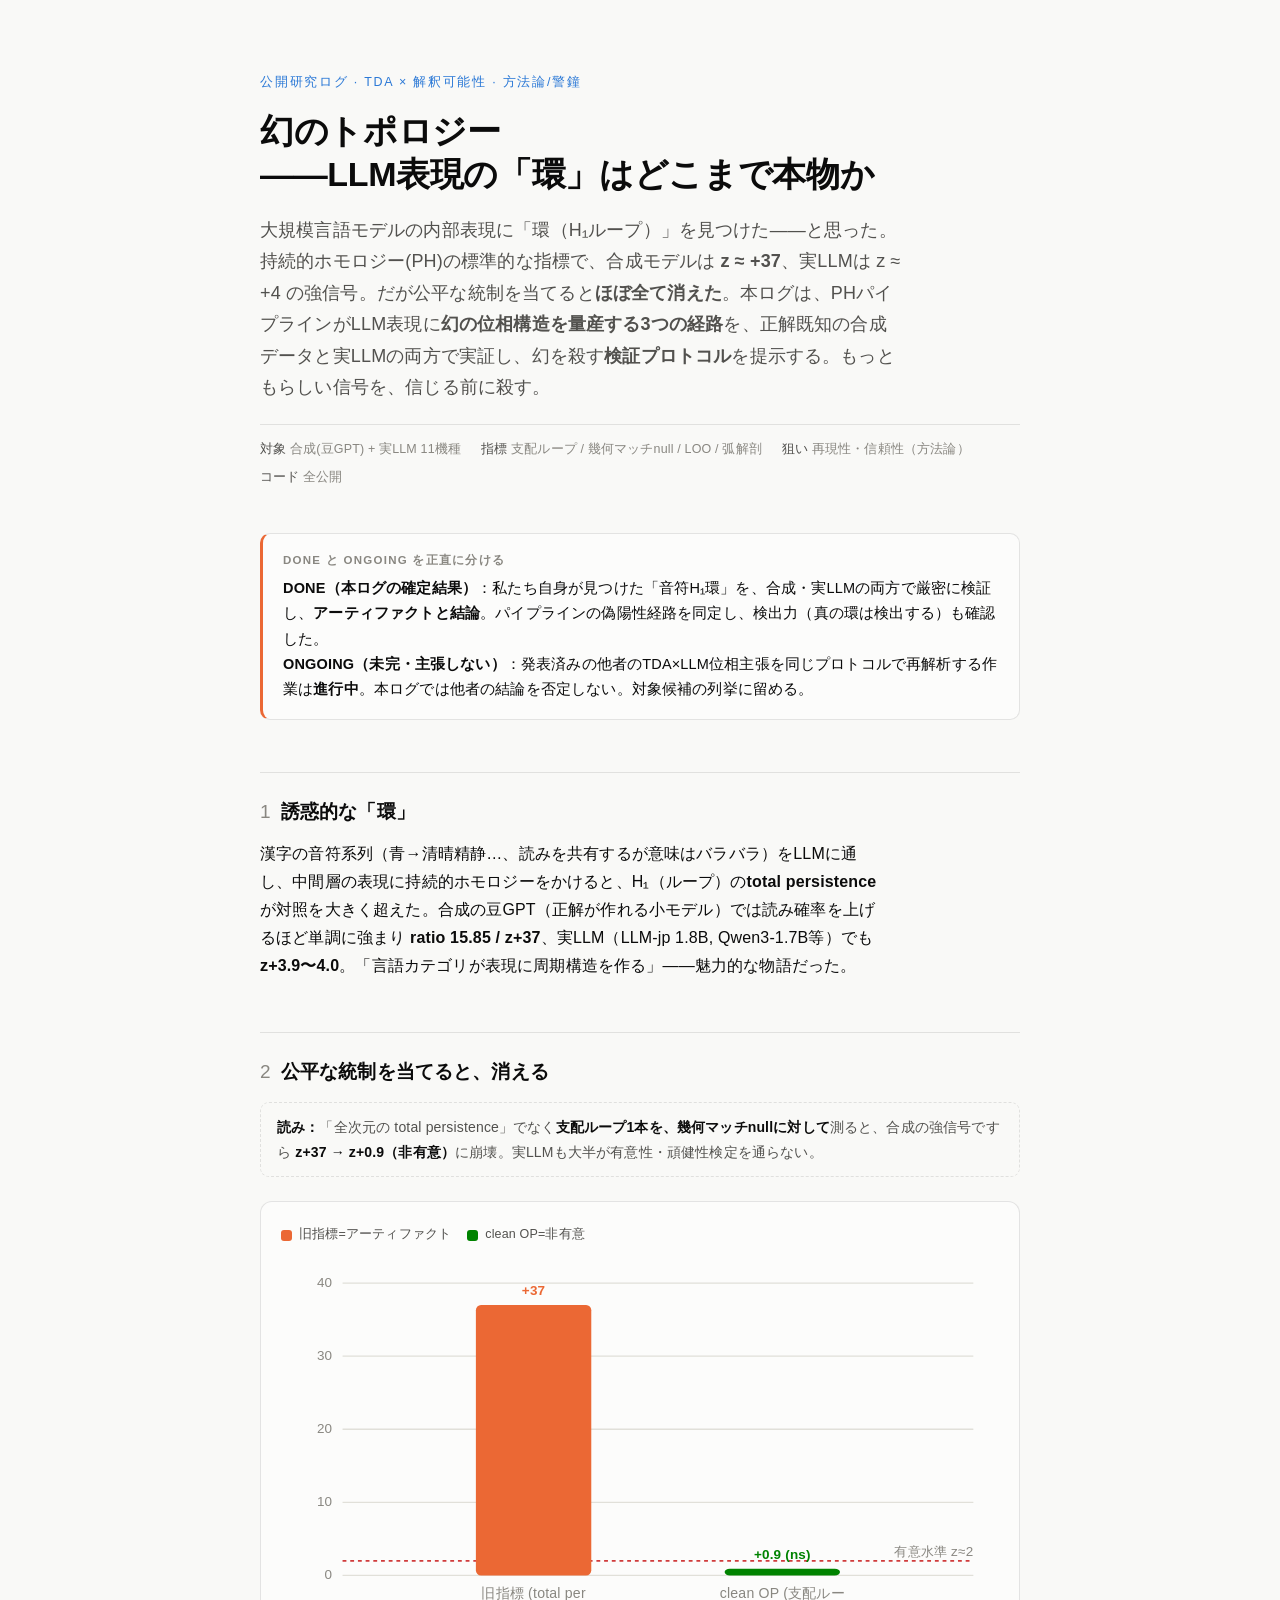
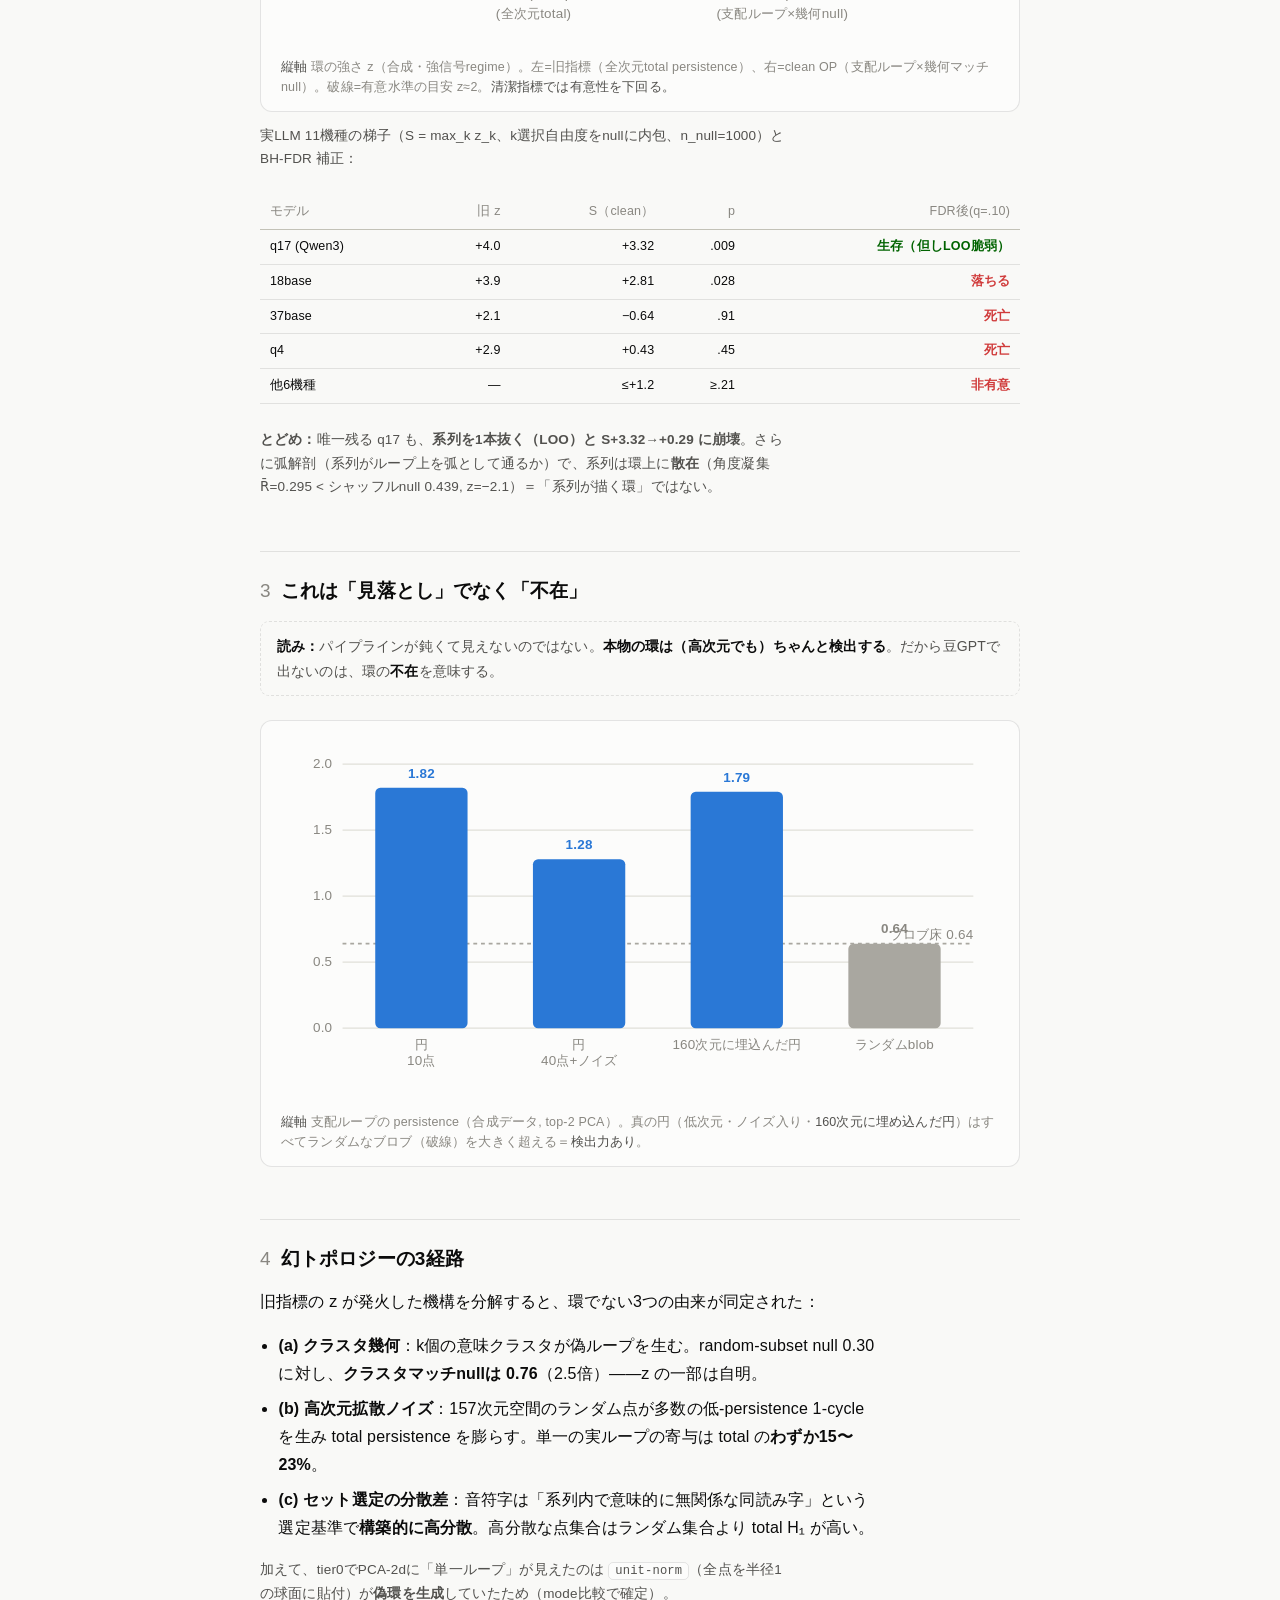
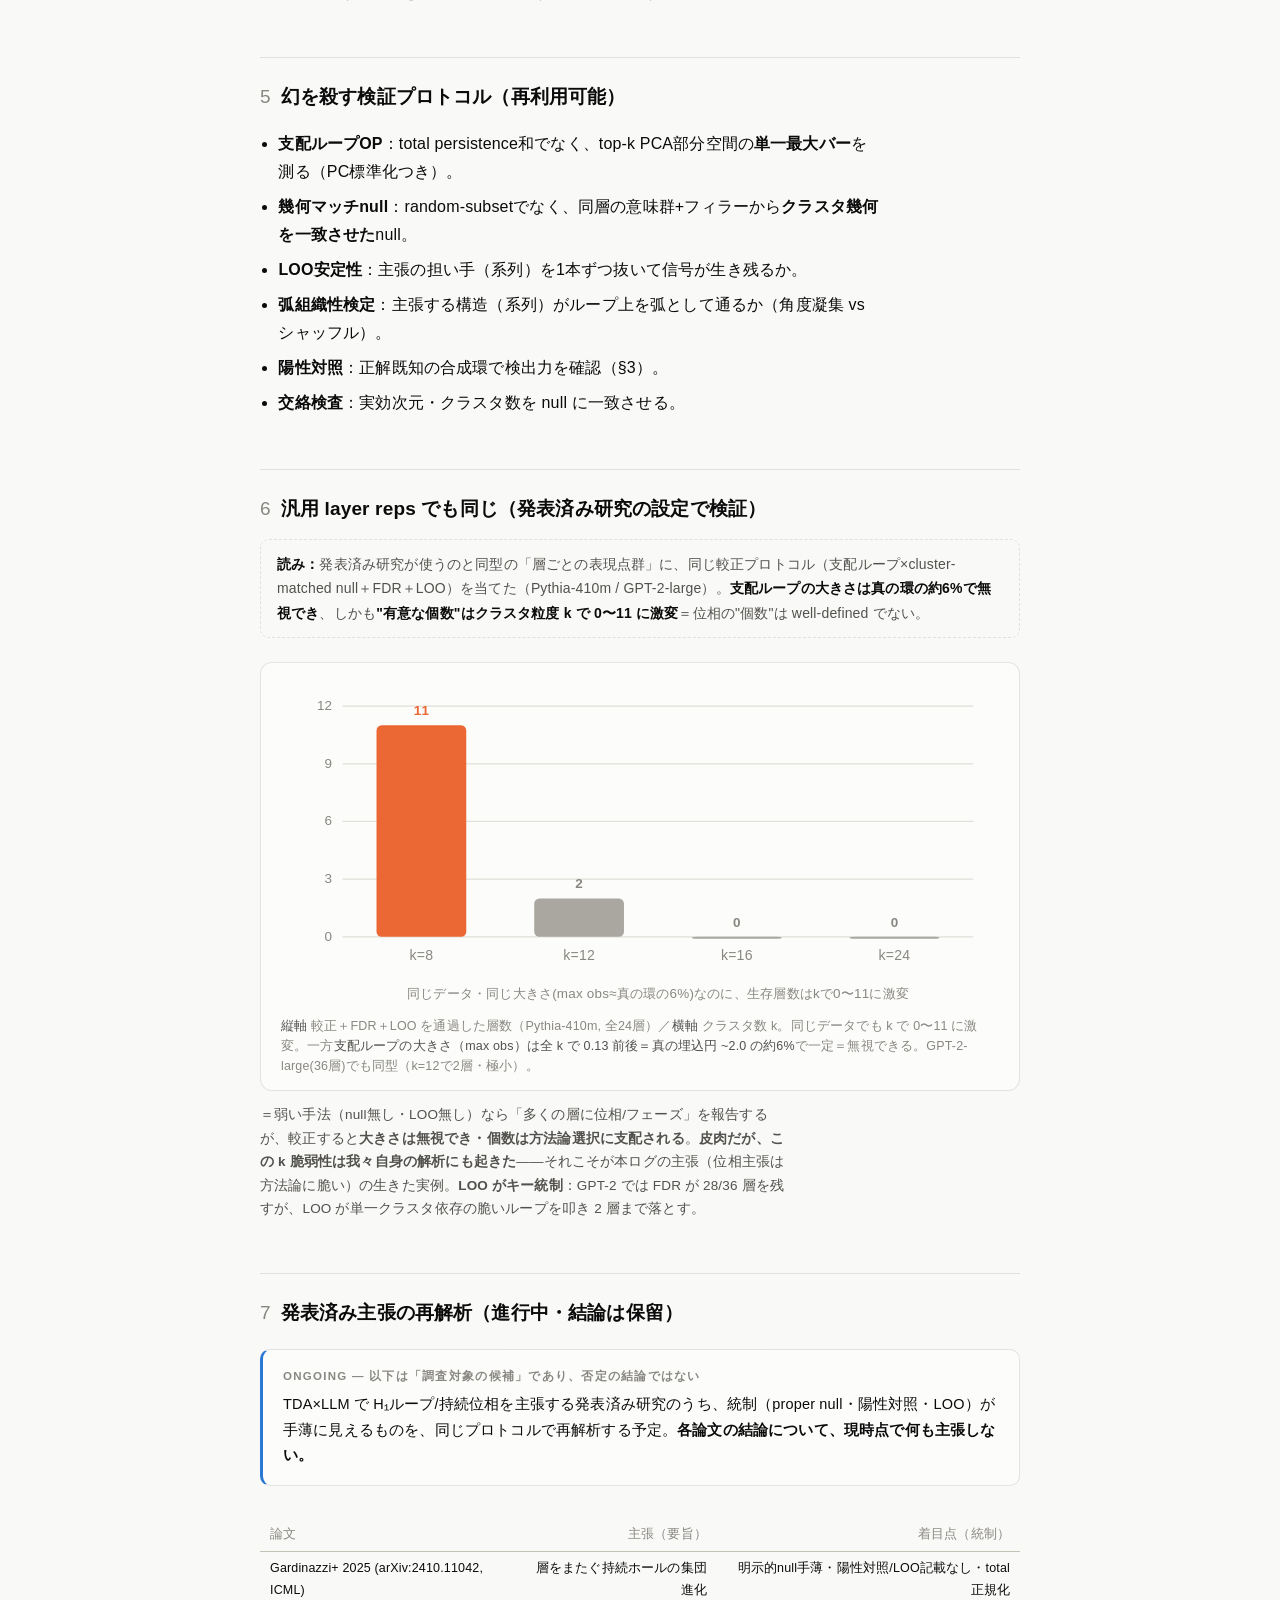
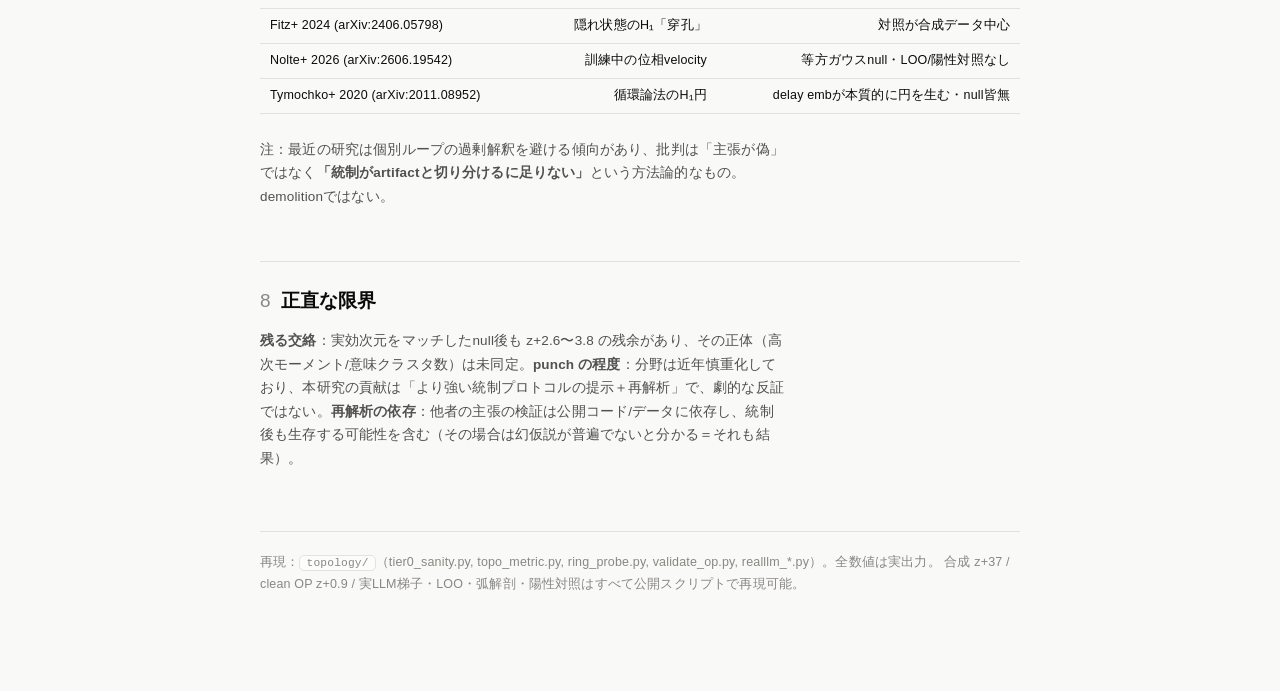
<file: phantom_topology.html>
<!doctype html>
<html lang="ja">
<head>
<meta charset="utf-8">
<meta name="viewport" content="width=device-width, initial-scale=1">
<title>幻のトポロジー — LLM表現の「環」はどこまで本物か</title>
<style>
:root{
  --paper:#fff; --plane:#f9f9f7; --surface:#fcfcfb;
  --ink:#0b0b0b; --ink2:#52514e; --muted:#898781;
  --grid:#e1e0d9; --axis:#c3c2b7; --hair:rgba(11,11,11,.10);
  --accent:#2a78d6; --s1:#2a78d6; --s2:#1baf7a; --s8:#eb6834; --green:#008300; --ctrl:#a9a7a0;
  --crit:#d03b3b; --good:#006300; --maxw:840px;
}
@media (prefers-color-scheme:dark){:root{
  --paper:#0d0d0d; --plane:#0d0d0d; --surface:#1a1a19;
  --ink:#fff; --ink2:#c3c2b7; --muted:#898781;
  --grid:#2c2c2a; --axis:#383835; --hair:rgba(255,255,255,.10);
  --accent:#3987e5; --s1:#3987e5; --s2:#199e70; --s8:#d95926; --green:#0ca30c; --ctrl:#6d6b64; --crit:#e06666;
}}
*{box-sizing:border-box} html{-webkit-text-size-adjust:100%}
body{margin:0;background:var(--plane);color:var(--ink);
  font-family:-apple-system,BlinkMacSystemFont,"Segoe UI","Hiragino Sans","Noto Sans JP",sans-serif;
  font-weight:350;line-height:1.75;letter-spacing:.01em;font-feature-settings:"palt" 1;}
.wrap{max-width:var(--maxw);margin:0 auto;padding:clamp(28px,6vw,72px) clamp(20px,5vw,40px) 96px}
header{margin-bottom:44px}
.kicker{font-size:12.5px;letter-spacing:.14em;text-transform:uppercase;color:var(--accent);font-weight:500;margin-bottom:16px}
h1{font-size:clamp(24px,4.2vw,34px);line-height:1.28;font-weight:600;letter-spacing:-.01em;margin:0 0 18px}
.lede{font-size:clamp(15.5px,2.2vw,18px);color:var(--ink2);font-weight:350;margin:0 0 20px;max-width:64ch}
.meta{display:flex;flex-wrap:wrap;gap:6px 20px;font-size:12.5px;color:var(--muted);border-top:1px solid var(--hair);padding-top:14px}
.meta b{font-weight:500;color:var(--ink2)}
h2{font-size:19px;font-weight:600;margin:52px 0 4px;padding-top:22px;border-top:1px solid var(--hair)}
h2 .n{color:var(--muted);font-weight:400;margin-right:10px;font-variant-numeric:tabular-nums}
h3{font-size:15px;font-weight:600;margin:28px 0 8px}
p{margin:12px 0;max-width:70ch} p.small{font-size:13.5px;color:var(--ink2)}
strong{font-weight:600} a{color:var(--accent);text-decoration:none;border-bottom:1px solid var(--hair)}
code{font-family:ui-monospace,Menlo,Consolas,monospace;font-size:.9em;background:var(--surface);border:1px solid var(--hair);border-radius:5px;padding:1px 6px}
ul{padding-left:1.15em;max-width:70ch} li{margin:7px 0}
.callout{background:var(--surface);border:1px solid var(--hair);border-left:3px solid var(--accent);border-radius:10px;padding:16px 20px;margin:20px 0;font-size:14.5px}
.callout.warn{border-left-color:var(--s8)} .callout.done{border-left-color:var(--green)} .callout.go{border-left-color:var(--accent)}
.callout .lab{font-size:11.5px;letter-spacing:.11em;text-transform:uppercase;color:var(--muted);font-weight:600;display:block;margin-bottom:6px}
.tldr{font-size:14px;color:var(--ink2);border:1px dashed var(--hair);border-radius:9px;padding:12px 16px;margin:14px 0 4px}
.tldr b{color:var(--ink);font-weight:600}
figure{margin:24px 0 8px;background:var(--surface);border:1px solid var(--hair);border-radius:12px;padding:20px 20px 14px}
figcaption{font-size:12.5px;color:var(--muted);margin-top:12px;line-height:1.6} figcaption b{color:var(--ink2);font-weight:500}
.legend{display:flex;flex-wrap:wrap;gap:5px 16px;margin:2px 0 14px;font-size:12.5px;color:var(--ink2)}
.legend span{display:inline-flex;align-items:center;gap:7px;white-space:nowrap}
.sw{width:11px;height:11px;border-radius:3px;flex:0 0 auto} .sw.line{height:3px;width:16px}
svg{display:block;width:100%;height:auto;overflow:visible}
.tick{fill:var(--muted);font-size:10.5px;font-variant-numeric:tabular-nums} .axlab{fill:var(--muted);font-size:11px}
.dlab{font-size:10.5px;font-weight:600;font-variant-numeric:tabular-nums}
.tblwrap{overflow-x:auto} table{border-collapse:collapse;width:100%;font-size:12.5px;margin:12px 0;font-variant-numeric:tabular-nums}
th,td{text-align:right;padding:6px 10px;border-bottom:1px solid var(--hair)} th:first-child,td:first-child{text-align:left;font-variant-numeric:normal}
thead th{color:var(--muted);font-weight:500;border-bottom:1px solid var(--axis)}
.dead{color:var(--crit);font-weight:600} .alive{color:var(--good);font-weight:600}
.foot{margin-top:60px;padding-top:20px;border-top:1px solid var(--hair);font-size:12.5px;color:var(--muted)}
</style>
</head>
<body>
<div class="wrap">

<header>
  <div class="kicker">公開研究ログ · TDA × 解釈可能性 · 方法論/警鐘</div>
  <h1>幻のトポロジー<br>——LLM表現の「環」はどこまで本物か</h1>
  <p class="lede">大規模言語モデルの内部表現に「環（H₁ループ）」を見つけた——と思った。持続的ホモロジー(PH)の標準的な指標で、合成モデルは <strong>z ≈ +37</strong>、実LLMは z ≈ +4 の強信号。だが公平な統制を当てると<strong>ほぼ全て消えた</strong>。本ログは、PHパイプラインがLLM表現に<strong>幻の位相構造を量産する3つの経路</strong>を、正解既知の合成データと実LLMの両方で実証し、幻を殺す<strong>検証プロトコル</strong>を提示する。もっともらしい信号を、信じる前に殺す。</p>
  <div class="meta">
    <span><b>対象</b> 合成(豆GPT) + 実LLM 11機種</span>
    <span><b>指標</b> 支配ループ / 幾何マッチnull / LOO / 弧解剖</span>
    <span><b>狙い</b> 再現性・信頼性（方法論）</span>
    <span><b>コード</b> 全公開</span>
  </div>
</header>

<div class="callout warn">
  <span class="lab">done と ongoing を正直に分ける</span>
  <strong>DONE（本ログの確定結果）</strong>：私たち自身が見つけた「音符H₁環」を、合成・実LLMの両方で厳密に検証し、<strong>アーティファクトと結論</strong>。パイプラインの偽陽性経路を同定し、検出力（真の環は検出する）も確認した。<br>
  <strong>ONGOING（未完・主張しない）</strong>：発表済みの他者のTDA×LLM位相主張を同じプロトコルで再解析する作業は<strong>進行中</strong>。本ログでは他者の結論を否定しない。対象候補の列挙に留める。
</div>

<h2><span class="n">1</span>誘惑的な「環」</h2>
<p>漢字の音符系列（青→清晴精静…、読みを共有するが意味はバラバラ）をLLMに通し、中間層の表現に持続的ホモロジーをかけると、H₁（ループ）の<strong>total persistence</strong>が対照を大きく超えた。合成の豆GPT（正解が作れる小モデル）では読み確率を上げるほど単調に強まり <strong>ratio 15.85 / z+37</strong>、実LLM（LLM-jp 1.8B, Qwen3-1.7B等）でも <strong>z+3.9〜4.0</strong>。「言語カテゴリが表現に周期構造を作る」——魅力的な物語だった。</p>

<h2><span class="n">2</span>公平な統制を当てると、消える</h2>
<div class="tldr"><b>読み：</b>「全次元の total persistence」でなく<b>支配ループ1本を、幾何マッチnullに対して</b>測ると、合成の強信号ですら <b>z+37 → z+0.9（非有意）</b>に崩壊。実LLMも大半が有意性・頑健性検定を通らない。</div>
<figure>
  <div class="legend" id="lg1"></div>
  <svg id="c1" viewBox="0 0 560 300" role="img" aria-label="汚染指標と清潔指標での環の強さ"></svg>
  <figcaption><b>縦軸</b> 環の強さ z（合成・強信号regime）。左=旧指標（全次元total persistence）、右=clean OP（支配ループ×幾何マッチnull）。破線=有意水準の目安 z≈2。<b>清潔指標では有意性を下回る。</b></figcaption>
</figure>
<p class="small">実LLM 11機種の梯子（S = max_k z_k、k選択自由度をnullに内包、n_null=1000）と BH-FDR 補正：</p>
<div class="tblwrap"><table>
  <thead><tr><th>モデル</th><th>旧 z</th><th>S（clean）</th><th>p</th><th>FDR後(q=.10)</th></tr></thead>
  <tbody>
    <tr><td>q17 (Qwen3)</td><td>+4.0</td><td>+3.32</td><td>.009</td><td class="alive">生存（但しLOO脆弱）</td></tr>
    <tr><td>18base</td><td>+3.9</td><td>+2.81</td><td>.028</td><td class="dead">落ちる</td></tr>
    <tr><td>37base</td><td>+2.1</td><td>−0.64</td><td>.91</td><td class="dead">死亡</td></tr>
    <tr><td>q4</td><td>+2.9</td><td>+0.43</td><td>.45</td><td class="dead">死亡</td></tr>
    <tr><td>他6機種</td><td>—</td><td>≤+1.2</td><td>≥.21</td><td class="dead">非有意</td></tr>
  </tbody>
</table></div>
<p class="small"><b>とどめ：</b>唯一残る q17 も、<b>系列を1本抜く（LOO）と S+3.32→+0.29 に崩壊</b>。さらに弧解剖（系列がループ上を弧として通るか）で、系列は環上に<b>散在</b>（角度凝集 R̄=0.295 < シャッフルnull 0.439, z=−2.1）＝「系列が描く環」ではない。</p>

<h2><span class="n">3</span>これは「見落とし」でなく「不在」</h2>
<div class="tldr"><b>読み：</b>パイプラインが鈍くて見えないのではない。<b>本物の環は（高次元でも）ちゃんと検出する</b>。だから豆GPTで出ないのは、環の<b>不在</b>を意味する。</div>
<figure>
  <svg id="c2" viewBox="0 0 560 280" role="img" aria-label="陽性対照: 真の環は検出する"></svg>
  <figcaption><b>縦軸</b> 支配ループの persistence（合成データ, top-2 PCA）。真の円（低次元・ノイズ入り・<b>160次元に埋め込んだ円</b>）はすべてランダムなブロブ（破線）を大きく超える＝<b>検出力あり</b>。</figcaption>
</figure>

<h2><span class="n">4</span>幻トポロジーの3経路</h2>
<p>旧指標の z が発火した機構を分解すると、環でない3つの由来が同定された：</p>
<ul>
  <li><strong>(a) クラスタ幾何</strong>：k個の意味クラスタが偽ループを生む。random-subset null 0.30 に対し、<strong>クラスタマッチnullは 0.76</strong>（2.5倍）——z の一部は自明。</li>
  <li><strong>(b) 高次元拡散ノイズ</strong>：157次元空間のランダム点が多数の低-persistence 1-cycle を生み total persistence を膨らす。単一の実ループの寄与は total の<strong>わずか15〜23%</strong>。</li>
  <li><strong>(c) セット選定の分散差</strong>：音符字は「系列内で意味的に無関係な同読み字」という選定基準で<strong>構築的に高分散</strong>。高分散な点集合はランダム集合より total H₁ が高い。</li>
</ul>
<p class="small">加えて、tier0でPCA-2dに「単一ループ」が見えたのは <code>unit-norm</code>（全点を半径1の球面に貼付）が<strong>偽環を生成</strong>していたため（mode比較で確定）。</p>

<h2><span class="n">5</span>幻を殺す検証プロトコル（再利用可能）</h2>
<ul>
  <li><strong>支配ループOP</strong>：total persistence和でなく、top-k PCA部分空間の<strong>単一最大バー</strong>を測る（PC標準化つき）。</li>
  <li><strong>幾何マッチnull</strong>：random-subsetでなく、同層の意味群+フィラーから<strong>クラスタ幾何を一致させた</strong>null。</li>
  <li><strong>LOO安定性</strong>：主張の担い手（系列）を1本ずつ抜いて信号が生き残るか。</li>
  <li><strong>弧組織性検定</strong>：主張する構造（系列）がループ上を弧として通るか（角度凝集 vs シャッフル）。</li>
  <li><strong>陽性対照</strong>：正解既知の合成環で検出力を確認（§3）。</li>
  <li><strong>交絡検査</strong>：実効次元・クラスタ数を null に一致させる。</li>
</ul>

<h2><span class="n">6</span>汎用 layer reps でも同じ（発表済み研究の設定で検証）</h2>
<div class="tldr"><b>読み：</b>発表済み研究が使うのと同型の「層ごとの表現点群」に、同じ較正プロトコル（支配ループ×cluster-matched null＋FDR＋LOO）を当てた（Pythia-410m / GPT-2-large）。<b>支配ループの大きさは真の環の約6%で無視でき</b>、しかも<b>"有意な個数"はクラスタ粒度 k で 0〜11 に激変</b>＝位相の"個数"は well-defined でない。</div>
<figure>
  <svg id="ck" viewBox="0 0 560 250" role="img" aria-label="FDR+LOO生存層数のk依存性"></svg>
  <figcaption><b>縦軸</b> 較正＋FDR＋LOO を通過した層数（Pythia-410m, 全24層）／<b>横軸</b> クラスタ数 k。同じデータでも k で 0〜11 に激変。一方<b>支配ループの大きさ（max obs）は全 k で 0.13 前後＝真の埋込円 ~2.0 の約6%</b>で一定＝無視できる。GPT-2-large(36層)でも同型（k=12で2層・極小）。</figcaption>
</figure>
<p class="small">＝弱い手法（null無し・LOO無し）なら「多くの層に位相/フェーズ」を報告するが、較正すると<strong>大きさは無視でき・個数は方法論選択に支配される</strong>。<strong>皮肉だが、この k 脆弱性は我々自身の解析にも起きた</strong>——それこそが本ログの主張（位相主張は方法論に脆い）の生きた実例。<b>LOO がキー統制</b>：GPT-2 では FDR が 28/36 層を残すが、LOO が単一クラスタ依存の脆いループを叩き 2 層まで落とす。</p>

<h2><span class="n">7</span>発表済み主張の再解析（進行中・結論は保留）</h2>
<div class="callout go">
  <span class="lab">ongoing — 以下は「調査対象の候補」であり、否定の結論ではない</span>
  TDA×LLM で H₁ループ/持続位相を主張する発表済み研究のうち、統制（proper null・陽性対照・LOO）が手薄に見えるものを、同じプロトコルで再解析する予定。<strong>各論文の結論について、現時点で何も主張しない。</strong>
</div>
<div class="tblwrap"><table>
  <thead><tr><th>論文</th><th>主張（要旨）</th><th>着目点（統制）</th></tr></thead>
  <tbody>
    <tr><td>Gardinazzi+ 2025 (arXiv:2410.11042, ICML)</td><td>層をまたぐ持続ホールの集団進化</td><td>明示的null手薄・陽性対照/LOO記載なし・total正規化</td></tr>
    <tr><td>Fitz+ 2024 (arXiv:2406.05798)</td><td>隠れ状態のH₁「穿孔」</td><td>対照が合成データ中心</td></tr>
    <tr><td>Nolte+ 2026 (arXiv:2606.19542)</td><td>訓練中の位相velocity</td><td>等方ガウスnull・LOO/陽性対照なし</td></tr>
    <tr><td>Tymochko+ 2020 (arXiv:2011.08952)</td><td>循環論法のH₁円</td><td>delay embが本質的に円を生む・null皆無</td></tr>
  </tbody>
</table></div>
<p class="small">注：最近の研究は個別ループの過剰解釈を避ける傾向があり、批判は「主張が偽」ではなく<strong>「統制がartifactと切り分けるに足りない」</strong>という方法論的なもの。demolitionではない。</p>

<h2><span class="n">8</span>正直な限界</h2>
<p class="small"><strong>残る交絡</strong>：実効次元をマッチしたnull後も z+2.6〜3.8 の残余があり、その正体（高次モーメント/意味クラスタ数）は未同定。<strong>punch の程度</strong>：分野は近年慎重化しており、本研究の貢献は「より強い統制プロトコルの提示＋再解析」で、劇的な反証ではない。<strong>再解析の依存</strong>：他者の主張の検証は公開コード/データに依存し、統制後も生存する可能性を含む（その場合は幻仮説が普遍でないと分かる＝それも結果）。</p>

<div class="foot">
  再現：<code>topology/</code>（tier0_sanity.py, topo_metric.py, ring_probe.py, validate_op.py, realllm_*.py）。全数値は実出力。
  合成 z+37 / clean OP z+0.9 / 実LLM梯子・LOO・弧解剖・陽性対照はすべて公開スクリプトで再現可能。
</div>
</div>

<script>
const D={
 collapse:[{name:'旧指標 (total persistence)',vals:[37]},{name:'clean OP (支配ループ)',vals:[0.9]}],
 sigline:2,
 posctrl:[{name:'円 10点',v:1.82},{name:'円 40点+ノイズ',v:1.28},{name:'160次元に埋込んだ円',v:1.79},{name:'ランダムblob',v:0.64}],
 blob:0.64,
 ksweep:[{k:8,s:11},{k:12,s:2},{k:16,s:0},{k:24,s:0}]
};
const cv=k=>getComputedStyle(document.documentElement).getPropertyValue(k).trim();
const NS="http://www.w3.org/2000/svg";
const el=(n,a={})=>{const e=document.createElementNS(NS,n);for(const k in a)e.setAttribute(k,a[k]);return e;};
const txt=(x,y,s,cls,anc="middle",ex={})=>{const t=el("text",{x,y,"text-anchor":anc,class:cls,...ex});t.textContent=s;return t;};
function legend(id,items){const c=document.getElementById(id);if(!c)return;items.forEach(([lab,col,line])=>{const s=document.createElement("span");
  const b=document.createElement("i");b.className="sw"+(line?" line":"");b.style.background=cv(col);s.appendChild(b);s.appendChild(document.createTextNode(lab));c.appendChild(s);});}

// 図1: 崩壊 (z軸 0-40, 有意線 z=2)
(function(){
  const W=560,H=300,L=48,R=20,T=18,B=54,x0=L,x1=W-R,y0=H-B,y1=T,YM=40;
  const svg=document.getElementById('c1');const ys=v=>y0+(v/YM)*(y1-y0);
  [0,10,20,30,40].forEach(g=>{svg.appendChild(el("line",{x1:x0,x2:x1,y1:ys(g),y2:ys(g),stroke:cv("--grid"),"stroke-width":1}));svg.appendChild(txt(x0-8,ys(g)+3,g,"tick","end"));});
  // 有意線
  svg.appendChild(el("line",{x1:x0,x2:x1,y1:ys(D.sigline),y2:ys(D.sigline),stroke:cv("--crit"),"stroke-width":1.4,"stroke-dasharray":"3 3"}));
  svg.appendChild(txt(x1,ys(D.sigline)-4,"有意水準 z≈2","tick","end",{fill:cv("--crit")}));
  const cols=[cv("--s8"),cv("--green")];const bw=90,gap=(x1-x0-bw*2)/3;
  D.collapse.forEach((g,i)=>{const v=g.vals[0];const bx=x0+gap+(bw+gap)*i;
    svg.appendChild(el("rect",{x:bx,y:ys(v),width:bw,height:y0-ys(v),rx:4,fill:cols[i]}));
    svg.appendChild(txt(bx+bw/2,ys(v)-8,(i?"+0.9 (ns)":"+37"),"dlab",'middle',{fill:cols[i]}));
    svg.appendChild(txt(bx+bw/2,y0+18,g.name.length>14?g.name.slice(0,14):g.name,"axlab"));
    svg.appendChild(txt(bx+bw/2,y0+33,i?"(支配ループ×幾何null)":"(全次元total)","tick"));
  });
})();
// 図2: 陽性対照 (0-2, blob破線)
(function(){
  const W=560,H=280,L=48,R=20,T=18,B=56,x0=L,x1=W-R,y0=H-B,y1=T,YM=2;
  const svg=document.getElementById('c2');const ys=v=>y0+(v/YM)*(y1-y0);
  [0,0.5,1,1.5,2].forEach(g=>{svg.appendChild(el("line",{x1:x0,x2:x1,y1:ys(g),y2:ys(g),stroke:cv("--grid"),"stroke-width":1}));svg.appendChild(txt(x0-8,ys(g)+3,g.toFixed(1),"tick","end"));});
  svg.appendChild(el("line",{x1:x0,x2:x1,y1:ys(D.blob),y2:ys(D.blob),stroke:cv("--ctrl"),"stroke-width":1.4,"stroke-dasharray":"3 3"}));
  svg.appendChild(txt(x1,ys(D.blob)-4,"ブロブ床 0.64","tick","end",{fill:cv("--muted")}));
  const n=D.posctrl.length,bw=Math.min(72,(x1-x0)/n-24),step=(x1-x0)/n;
  D.posctrl.forEach((d,i)=>{const bx=x0+step*i+(step-bw)/2;const isBlob=d.v===D.blob;
    svg.appendChild(el("rect",{x:bx,y:ys(d.v),width:bw,height:y0-ys(d.v),rx:4,fill:isBlob?cv("--ctrl"):cv("--s1")}));
    svg.appendChild(txt(bx+bw/2,ys(d.v)-8,d.v.toFixed(2),"dlab",'middle',{fill:isBlob?cv("--muted"):cv("--s1")}));
    d.name.split(' ').forEach((w,k)=>svg.appendChild(txt(bx+bw/2,y0+16+k*13,w,"tick")));
  });
})();
legend('lg1',[['旧指標=アーティファクト','--s8'],['clean OP=非有意','--green']]);
// 図: k依存性(生存層数)
(function(){
  const W=560,H=250,L=48,R=20,T=18,B=52,x0=L,x1=W-R,y0=H-B,y1=T,YM=12;
  const svg=document.getElementById('ck');if(!svg)return;const ys=v=>y0+(v/YM)*(y1-y0);
  [0,3,6,9,12].forEach(g=>{svg.appendChild(el("line",{x1:x0,x2:x1,y1:ys(g),y2:ys(g),stroke:cv("--grid"),"stroke-width":1}));svg.appendChild(txt(x0-8,ys(g)+3,g,"tick","end"));});
  const n=D.ksweep.length,bw=Math.min(70,(x1-x0)/n-30),step=(x1-x0)/n;
  D.ksweep.forEach((d,i)=>{const bx=x0+step*i+(step-bw)/2;const h=y0-ys(d.s);
    svg.appendChild(el("rect",{x:bx,y:ys(d.s),width:bw,height:Math.max(h,1.5),rx:4,fill:d.s>=3?cv("--s8"):cv("--ctrl")}));
    svg.appendChild(txt(bx+bw/2,ys(d.s)-8,d.s,"dlab",'middle',{fill:d.s>=3?cv("--s8"):cv("--muted")}));
    svg.appendChild(txt(bx+bw/2,y0+18,"k="+d.k,"axlab"));});
  svg.appendChild(txt((x0+x1)/2,H-4,"同じデータ・同じ大きさ(max obs≈真の環の6%)なのに、生存層数はkで0〜11に激変",'tick'));
})();
</script>
</body>
</html>
</file>
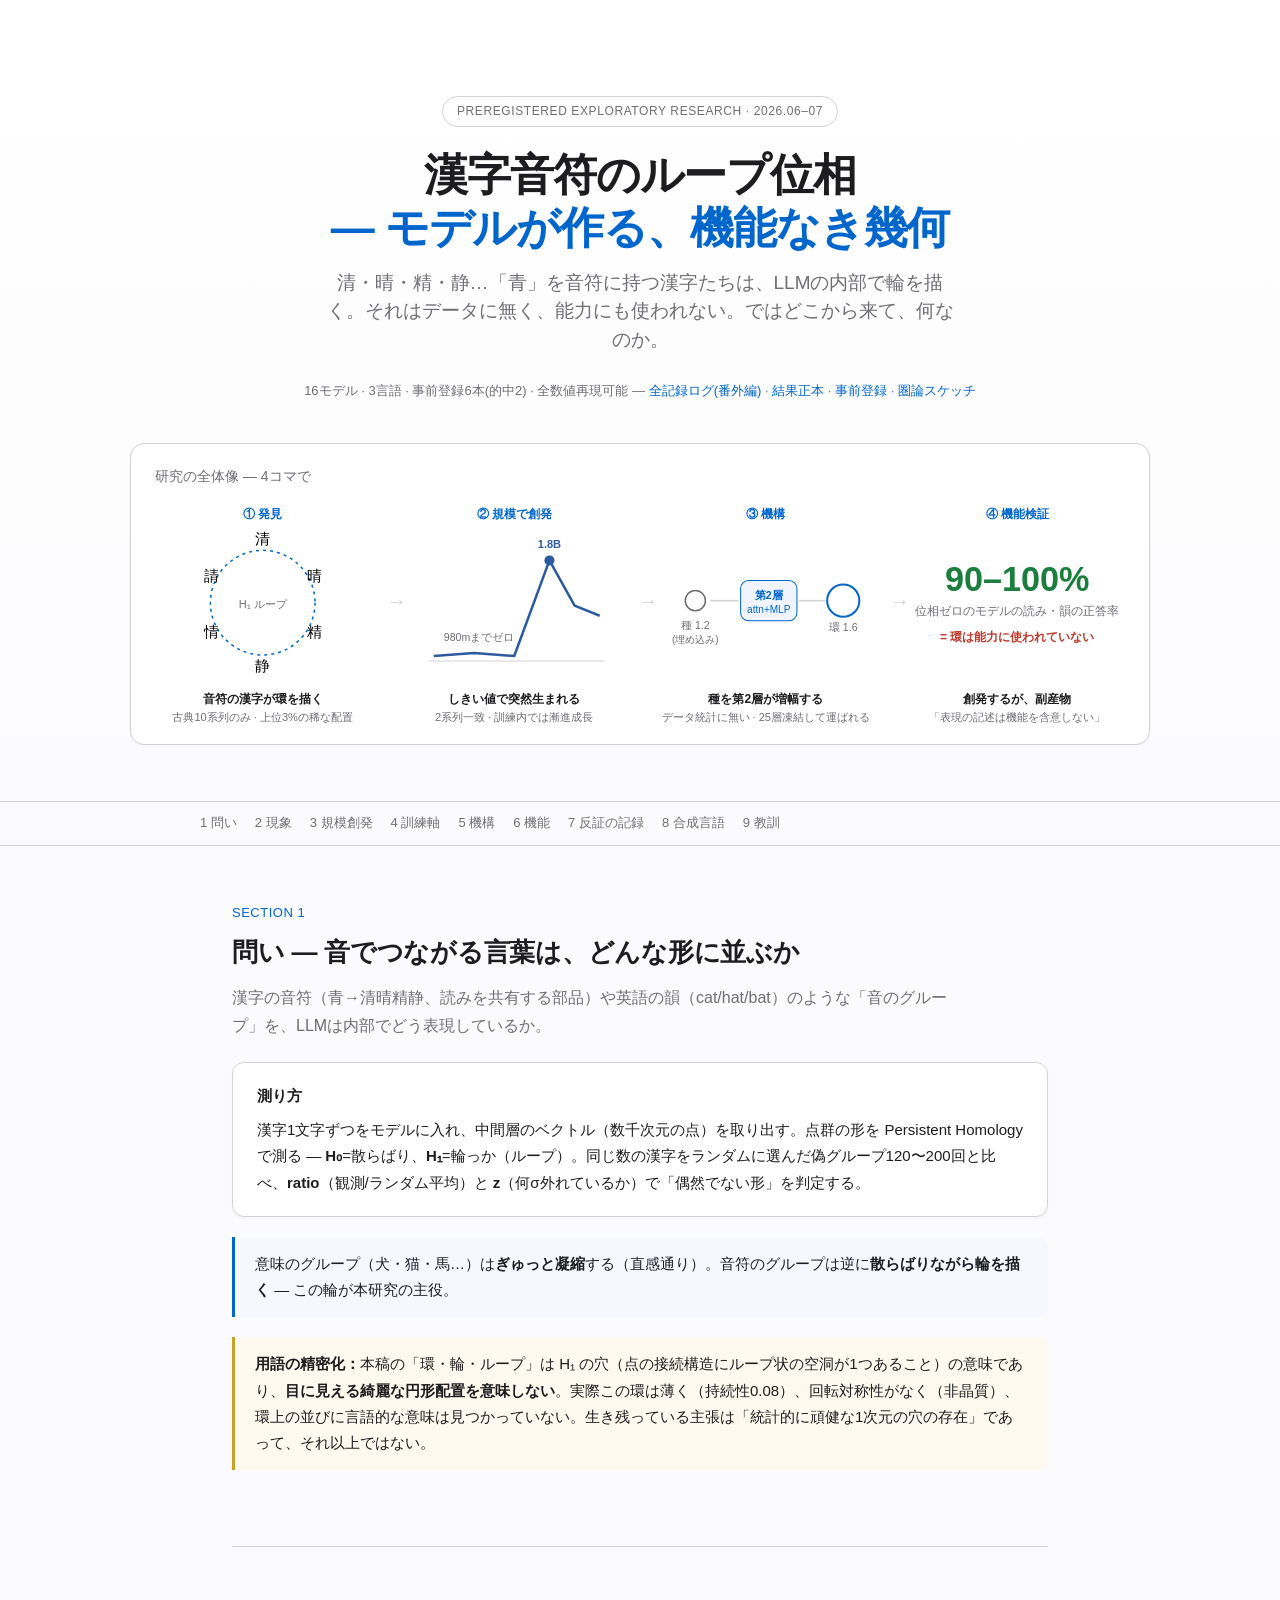
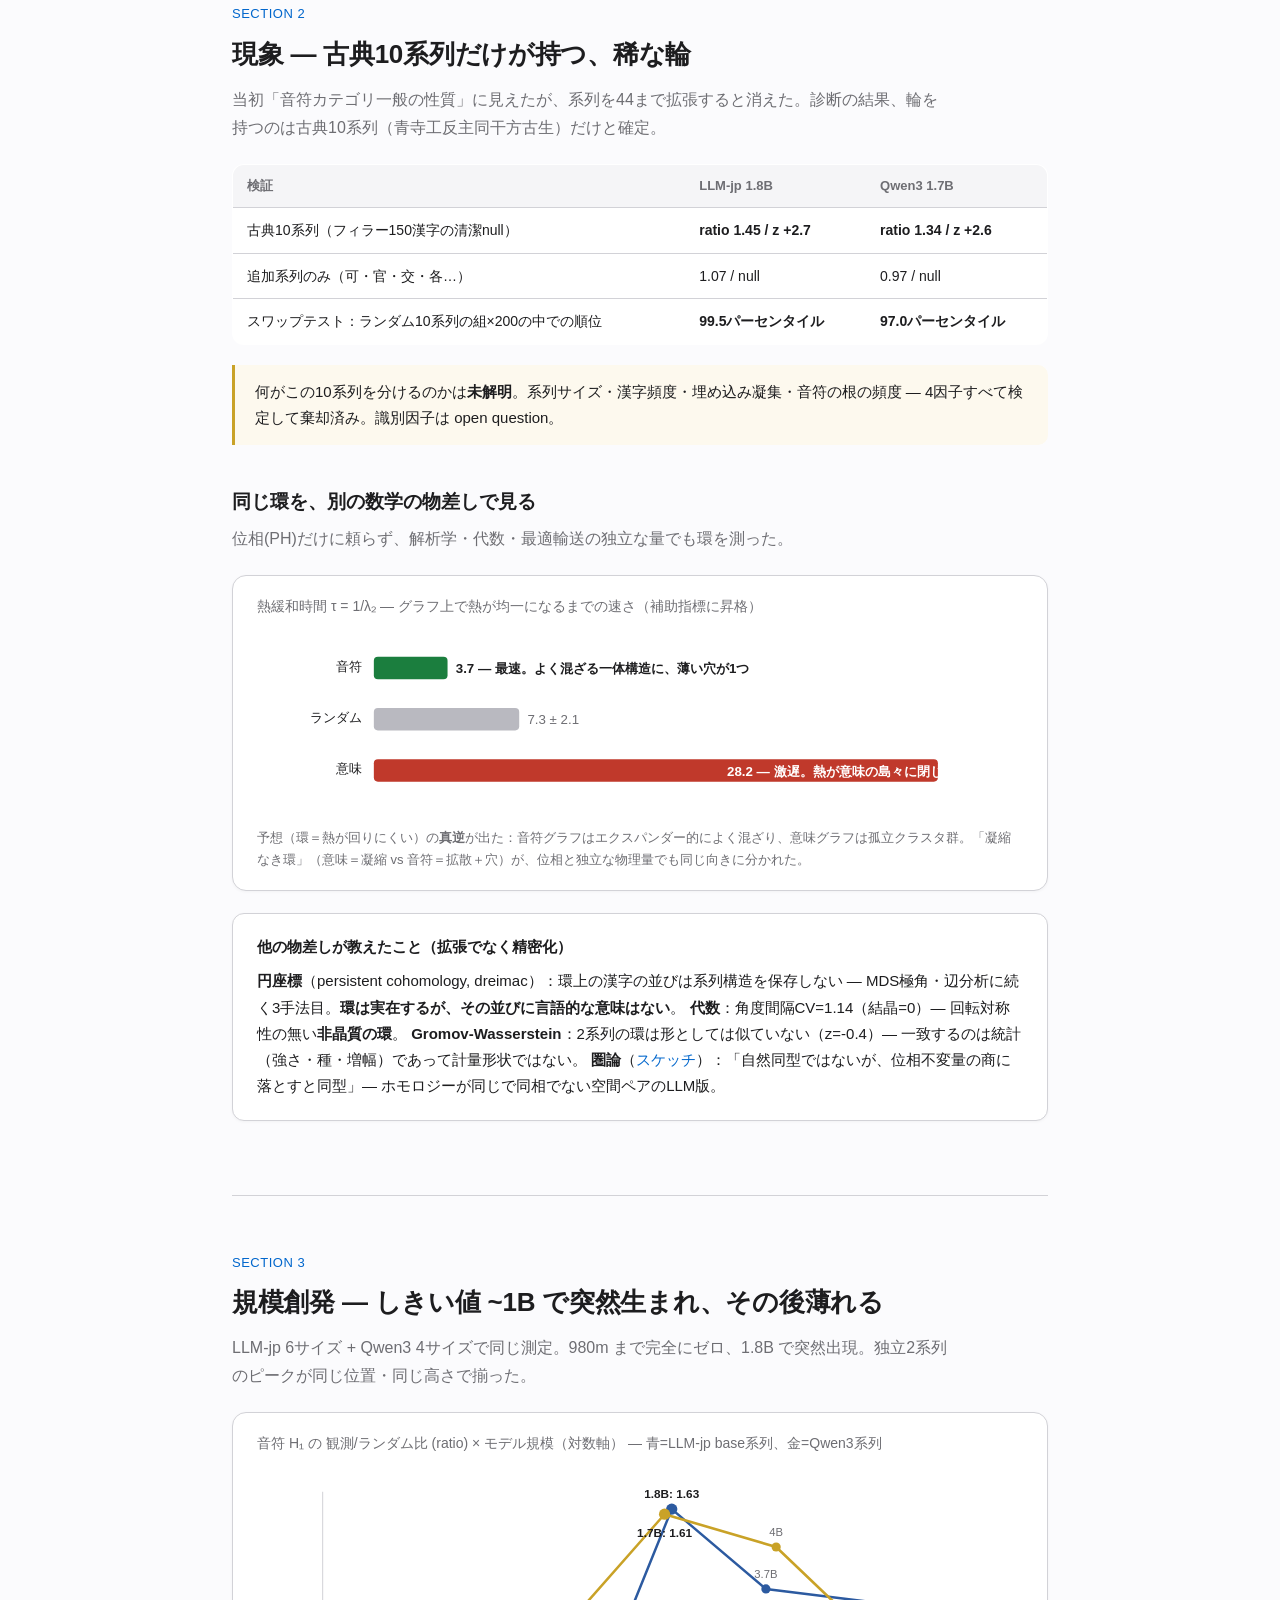
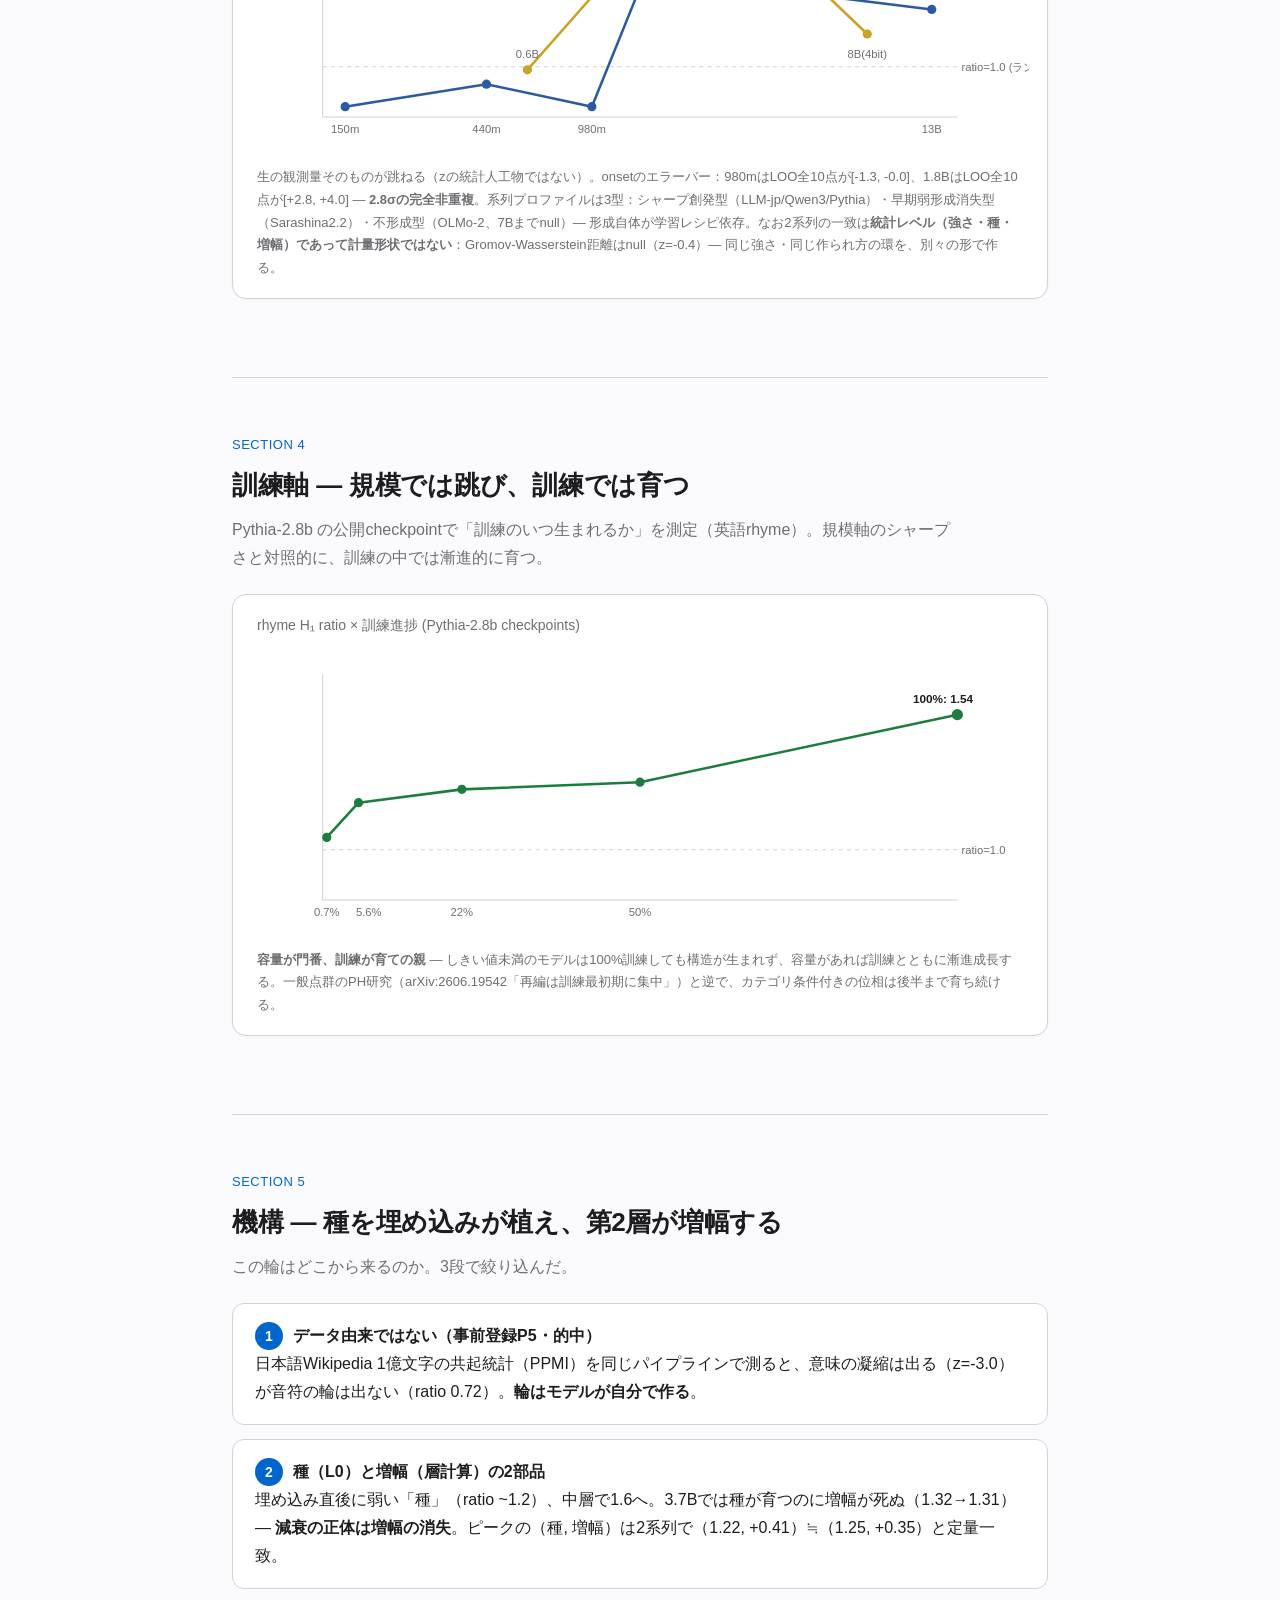
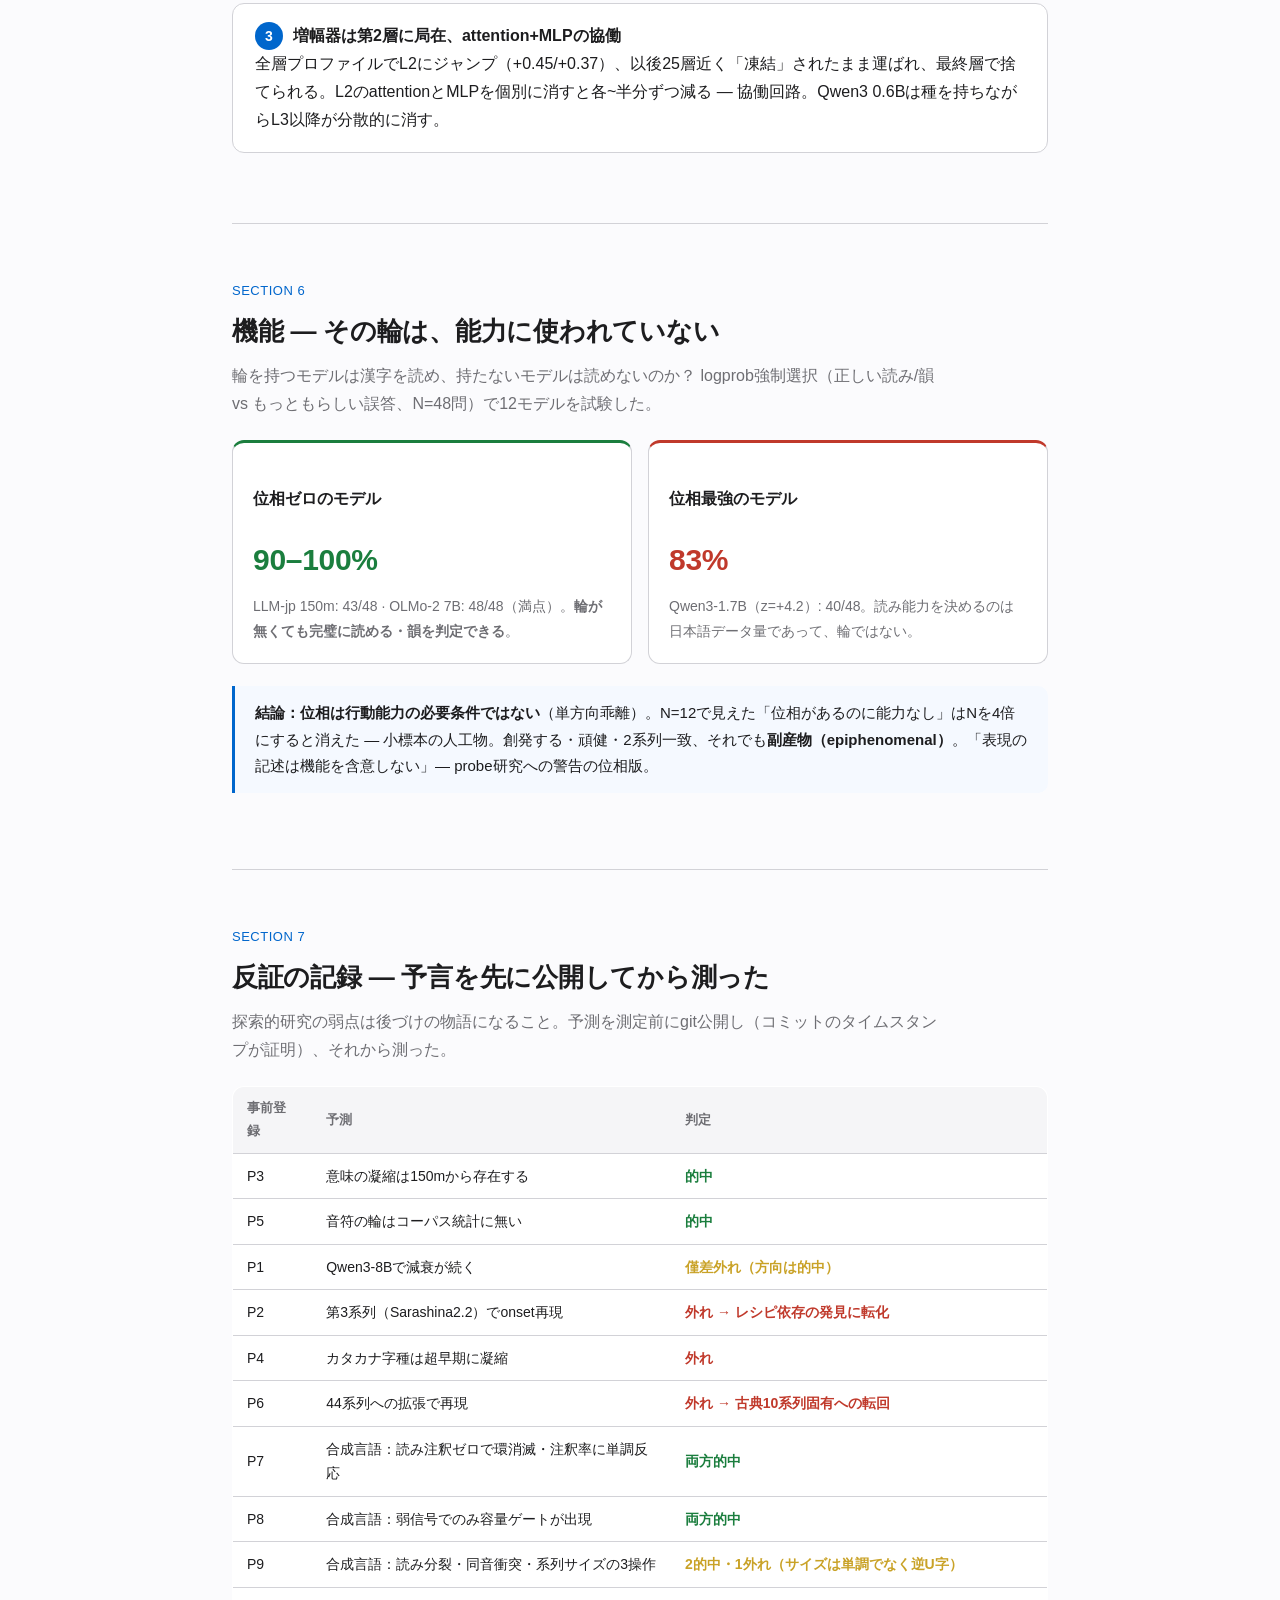
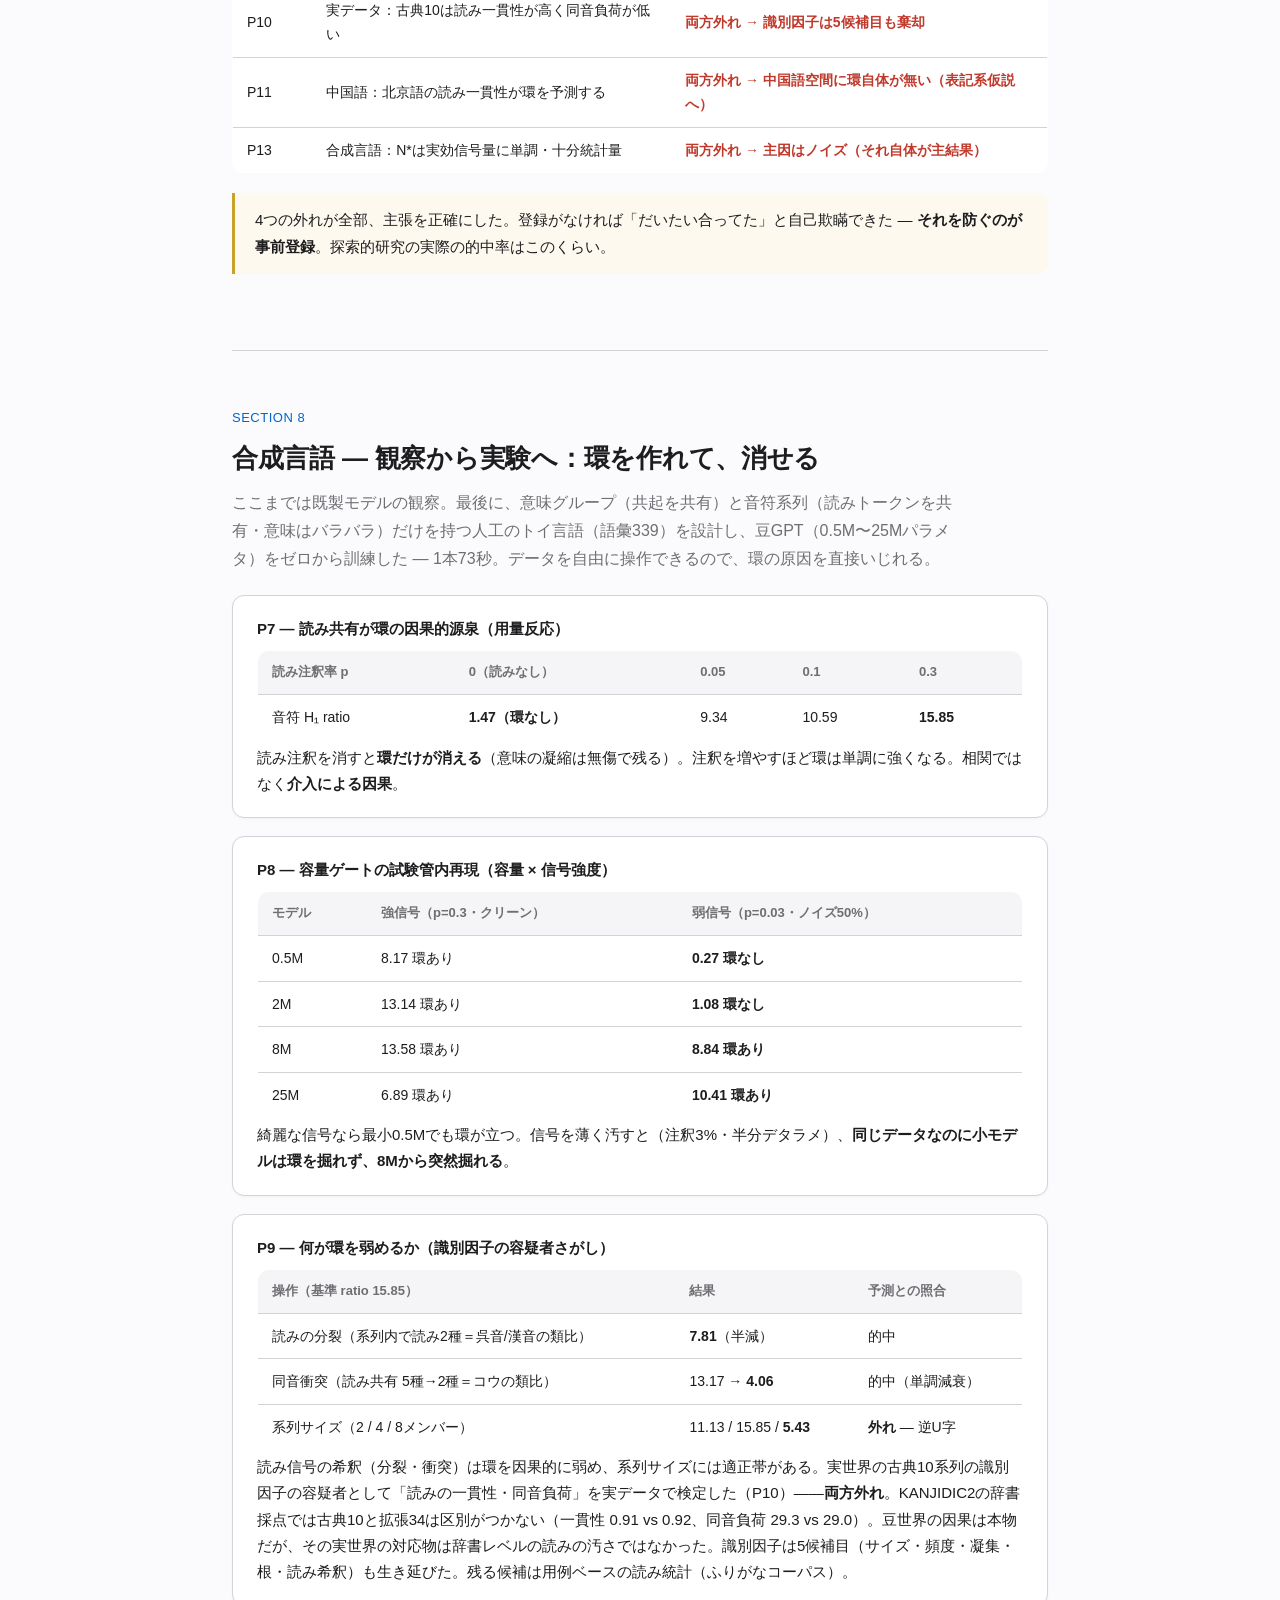
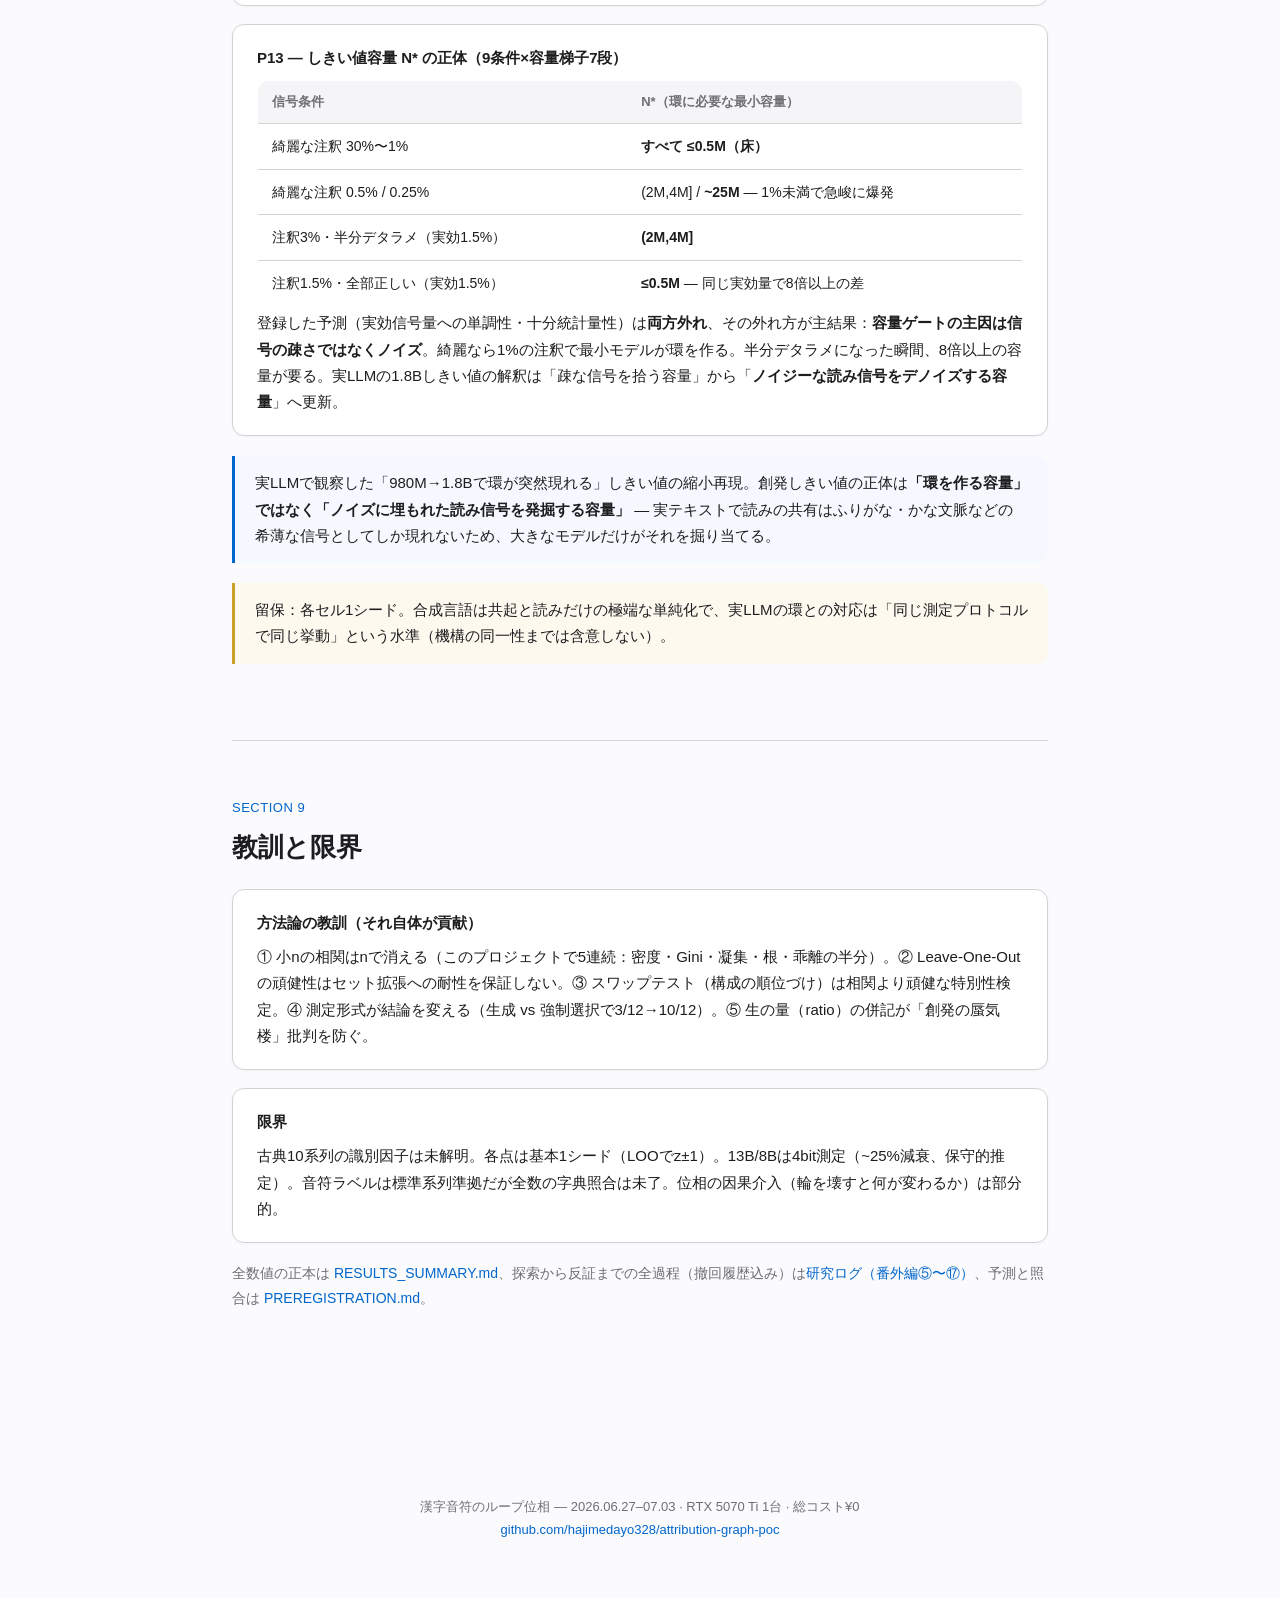
<file: topology.html>
<!DOCTYPE html>
<html lang="ja">
<head>
<meta charset="UTF-8">
<meta name="viewport" content="width=device-width, initial-scale=1.0">
<title>漢字音符のループ位相 — モデルが作る、機能なき幾何</title>
<meta name="description" content="LLM内部表現のカテゴリ条件付きトポロジー研究。事前登録6本・16モデル・3言語。創発・機構・機能・射程の全記録。">
<style>
  :root {
    --bg: #fbfbfd; --card: #ffffff; --ink: #1d1d1f; --sub: #6e6e73;
    --line: #d2d2d7; --accent: #0066cc; --red: #c0392b; --blue: #2c5aa0;
    --green: #1b7e3e; --gold: #c9a227;
  }
  * { box-sizing: border-box; }
  body {
    font-family: -apple-system, "SF Pro Text", "Hiragino Sans", "Yu Gothic Medium",
                 "Yu Gothic", "Meiryo", sans-serif;
    background: var(--bg); color: var(--ink); line-height: 1.75;
    margin: 0; padding: 0; font-size: 16px; -webkit-font-smoothing: antialiased;
  }
  .container { max-width: 880px; margin: 0 auto; padding: 0 32px 60px; }
  header.cover { text-align: center; padding: 96px 32px 56px; border-bottom: 1px solid var(--line);
                 background: linear-gradient(180deg, #ffffff 0%, #fbfbfd 100%); }
  header.cover .badge { display: inline-block; padding: 4px 14px; border: 1px solid var(--line);
    border-radius: 16px; font-size: 12px; color: var(--sub); margin-bottom: 22px; letter-spacing: 0.6px; }
  header.cover h1 { font-size: 44px; font-weight: 700; letter-spacing: -0.025em; margin: 0 0 14px; line-height: 1.2; }
  header.cover h1 .accent { color: var(--accent); }
  header.cover .subtitle { font-size: 19px; color: var(--sub); margin: 0 auto 8px; max-width: 640px; line-height: 1.5; }
  header.cover .meta { font-size: 13px; color: var(--sub); margin-top: 26px; }
  nav.toc { position: sticky; top: 0; background: rgba(251,251,253,0.92); backdrop-filter: blur(12px);
            border-bottom: 1px solid var(--line); z-index: 100; padding: 10px 32px; font-size: 13px; }
  nav.toc .toc-inner { max-width: 880px; margin: 0 auto; display: flex; gap: 18px; overflow-x: auto; }
  nav.toc a { color: var(--sub); text-decoration: none; white-space: nowrap; transition: color 0.15s; }
  nav.toc a:hover { color: var(--accent); }
  section { padding: 56px 0; border-bottom: 1px solid var(--line); }
  section:last-of-type { border-bottom: none; }
  .section-num { font-size: 13px; color: var(--accent); font-weight: 500; letter-spacing: 0.5px; margin-bottom: 6px; }
  section h2 { font-size: 26px; font-weight: 600; letter-spacing: -0.01em; margin: 0 0 8px; }
  .lede { font-size: 16px; color: var(--sub); margin: 0 0 22px; max-width: 720px; }
  .card { background: var(--card); border: 1px solid var(--line); border-radius: 12px;
          padding: 20px 24px; margin: 18px 0; box-shadow: 0 1px 3px rgba(0,0,0,0.04); }
  .card h4 { margin: 0 0 8px; font-size: 15px; }
  .chart-card { background: var(--card); border: 1px solid var(--line); border-radius: 14px;
                padding: 18px 18px 8px; margin: 22px 0; box-shadow: 0 1px 3px rgba(0,0,0,0.04); }
  .chart-title { font-size: 14px; color: var(--sub); margin: 0 0 6px 6px; font-weight: 500; }
  .chart-card svg { width: 100%; height: auto; display: block; }
  .chart-note { font-size: 13px; color: var(--sub); margin: 8px 6px 10px; }
  .step-card { background: var(--card); border: 1px solid var(--line); border-radius: 12px;
               padding: 18px 22px; margin: 14px 0; }
  .step-num { display: inline-block; width: 28px; height: 28px; background: var(--accent); color: #fff;
              border-radius: 50%; text-align: center; line-height: 28px; font-weight: 600; margin-right: 10px; font-size: 14px; }
  .compare-cards { display: grid; grid-template-columns: 1fr 1fr; gap: 16px; margin: 22px 0; }
  @media (max-width: 640px) { .compare-cards { grid-template-columns: 1fr; } header.cover h1 { font-size: 32px; } }
  .compare-card { background: var(--card); border: 1px solid var(--line); border-radius: 12px; padding: 20px; }
  .compare-card.green { border-top: 3px solid var(--green); }
  .compare-card.red { border-top: 3px solid var(--red); }
  .compare-card .big { font-size: 30px; font-weight: 700; letter-spacing: -0.01em; }
  .compare-card .big.g { color: var(--green); } .compare-card .big.r { color: var(--red); }
  table { border-collapse: collapse; width: 100%; margin: 18px 0; font-size: 14px; background: var(--card);
          border: 1px solid var(--line); border-radius: 12px; overflow: hidden; }
  th, td { padding: 10px 14px; text-align: left; border-bottom: 1px solid var(--line); }
  th { background: #f5f5f7; font-weight: 600; font-size: 13px; color: var(--sub); }
  tr:last-child td { border-bottom: none; }
  .hit { color: var(--green); font-weight: 600; } .miss { color: var(--red); font-weight: 600; }
  .near { color: var(--gold); font-weight: 600; }
  .callout { border-left: 3px solid var(--accent); background: #f5f9ff; border-radius: 0 10px 10px 0;
             padding: 14px 20px; margin: 20px 0; font-size: 15px; }
  .callout.warn { border-left-color: var(--gold); background: #fdf9ee; }
  code { background: #f0f0f3; padding: 2px 6px; border-radius: 3px; font-family: "SF Mono", Consolas, monospace; font-size: 13px; }
  footer { text-align: center; padding: 56px 32px; color: var(--sub); font-size: 13px; }
  footer a { color: var(--accent); text-decoration: none; }
  a.plain { color: var(--accent); text-decoration: none; }
  .axis { stroke: var(--line); stroke-width: 1; }
  .axlabel { font-size: 11px; fill: var(--sub); font-family: inherit; }
  .ptlabel { font-size: 11.5px; fill: var(--ink); font-weight: 600; }
</style>
</head>
<body>

<header class="cover">
  <div class="badge">PREREGISTERED EXPLORATORY RESEARCH · 2026.06–07</div>
  <h1>漢字音符のループ位相<br><span class="accent">— モデルが作る、機能なき幾何</span></h1>
  <p class="subtitle">清・晴・精・静…「青」を音符に持つ漢字たちは、LLMの内部で輪を描く。それはデータに無く、能力にも使われない。ではどこから来て、何なのか。</p>
  <p class="meta">16モデル · 3言語 · 事前登録6本(的中2) · 全数値再現可能 —
    <a class="plain" href="index.html">全記録ログ(番外編)</a> ·
    <a class="plain" href="RESULTS_SUMMARY.md">結果正本</a> ·
    <a class="plain" href="PREREGISTRATION.md">事前登録</a> ·
    <a class="plain" href="CATEGORY_SKETCH.md">圏論スケッチ</a></p>

  <div style="max-width:1020px; margin:40px auto 0; background:var(--card); border:1px solid var(--line); border-radius:14px; padding:20px 16px 10px; box-shadow:0 1px 3px rgba(0,0,0,0.04); text-align:left;">
    <div style="font-size:14px; color:var(--sub); font-weight:500; margin:0 0 4px 8px;">研究の全体像 — 4コマで</div>
    <svg viewBox="0 0 980 240" style="width:100%; height:auto; display:block;">
      <!-- ①環 -->
      <g transform="translate(10,18)">
        <text x="105" y="8" text-anchor="middle" style="font-size:12px; fill:var(--accent); font-weight:600;">① 発見</text>
        <circle cx="105" cy="92" r="52" fill="none" stroke="var(--accent)" stroke-width="1.5" stroke-dasharray="3 4"/>
        <g style="font-size:15px;">
          <text x="105" y="34" text-anchor="middle">清</text>
          <text x="156" y="70" text-anchor="middle">晴</text>
          <text x="156" y="126" text-anchor="middle">精</text>
          <text x="105" y="160" text-anchor="middle">静</text>
          <text x="54" y="126" text-anchor="middle">情</text>
          <text x="54" y="70" text-anchor="middle">請</text>
        </g>
        <text x="105" y="97" text-anchor="middle" style="font-size:11px; fill:var(--sub);">H₁ ループ</text>
        <text x="105" y="192" text-anchor="middle" style="font-size:12px; fill:var(--ink); font-weight:600;">音符の漢字が環を描く</text>
        <text x="105" y="210" text-anchor="middle" style="font-size:11px; fill:var(--sub);">古典10系列のみ · 上位3%の稀な配置</text>
      </g>
      <text x="238" y="115" style="font-size:20px; fill:var(--line);">→</text>
      <!-- ②創発 -->
      <g transform="translate(260,18)">
        <text x="105" y="8" text-anchor="middle" style="font-size:12px; fill:var(--accent); font-weight:600;">② 規模で創発</text>
        <line x1="20" y1="150" x2="195" y2="150" stroke="var(--line)"/>
        <polyline points="25,145 65,142 105,145 140,50 165,95 190,105" fill="none" stroke="var(--blue)" stroke-width="2.5" stroke-linejoin="round"/>
        <circle cx="140" cy="50" r="5" fill="var(--blue)"/>
        <text x="140" y="38" text-anchor="middle" style="font-size:11px; fill:var(--blue); font-weight:700;">1.8B</text>
        <text x="70" y="130" text-anchor="middle" style="font-size:10.5px; fill:var(--sub);">980mまでゼロ</text>
        <text x="105" y="192" text-anchor="middle" style="font-size:12px; fill:var(--ink); font-weight:600;">しきい値で突然生まれる</text>
        <text x="105" y="210" text-anchor="middle" style="font-size:11px; fill:var(--sub);">2系列一致 · 訓練内では漸進成長</text>
      </g>
      <text x="488" y="115" style="font-size:20px; fill:var(--line);">→</text>
      <!-- ③機構 -->
      <g transform="translate(510,18)">
        <text x="105" y="8" text-anchor="middle" style="font-size:12px; fill:var(--accent); font-weight:600;">③ 機構</text>
        <circle cx="35" cy="90" r="10" fill="none" stroke="var(--sub)" stroke-width="1.5"/>
        <text x="35" y="118" text-anchor="middle" style="font-size:10.5px; fill:var(--sub);">種 1.2</text>
        <text x="35" y="132" text-anchor="middle" style="font-size:10px; fill:var(--sub);">(埋め込み)</text>
        <line x1="50" y1="90" x2="78" y2="90" stroke="var(--line)" stroke-width="1.5"/>
        <rect x="80" y="70" width="56" height="40" rx="8" fill="#f0f4ff" stroke="var(--accent)"/>
        <text x="108" y="88" text-anchor="middle" style="font-size:10.5px; fill:var(--accent); font-weight:600;">第2層</text>
        <text x="108" y="102" text-anchor="middle" style="font-size:10px; fill:var(--accent);">attn+MLP</text>
        <line x1="138" y1="90" x2="164" y2="90" stroke="var(--line)" stroke-width="1.5"/>
        <circle cx="182" cy="90" r="16" fill="none" stroke="var(--accent)" stroke-width="2"/>
        <text x="182" y="120" text-anchor="middle" style="font-size:10.5px; fill:var(--sub);">環 1.6</text>
        <text x="105" y="192" text-anchor="middle" style="font-size:12px; fill:var(--ink); font-weight:600;">種を第2層が増幅する</text>
        <text x="105" y="210" text-anchor="middle" style="font-size:11px; fill:var(--sub);">データ統計に無い · 25層凍結して運ばれる</text>
      </g>
      <text x="738" y="115" style="font-size:20px; fill:var(--line);">→</text>
      <!-- ④機能 -->
      <g transform="translate(760,18)">
        <text x="105" y="8" text-anchor="middle" style="font-size:12px; fill:var(--accent); font-weight:600;">④ 機能検証</text>
        <text x="105" y="80" text-anchor="middle" style="font-size:34px; font-weight:700; fill:var(--green);">90–100%</text>
        <text x="105" y="104" text-anchor="middle" style="font-size:11.5px; fill:var(--sub);">位相ゼロのモデルの読み・韻の正答率</text>
        <text x="105" y="130" text-anchor="middle" style="font-size:12px; fill:var(--red); font-weight:600;">= 環は能力に使われていない</text>
        <text x="105" y="192" text-anchor="middle" style="font-size:12px; fill:var(--ink); font-weight:600;">創発するが、副産物</text>
        <text x="105" y="210" text-anchor="middle" style="font-size:11px; fill:var(--sub);">「表現の記述は機能を含意しない」</text>
      </g>
    </svg>
  </div>
</header>

<nav class="toc"><div class="toc-inner">
  <a href="#s1">1 問い</a><a href="#s2">2 現象</a><a href="#s3">3 規模創発</a><a href="#s4">4 訓練軸</a>
  <a href="#s5">5 機構</a><a href="#s6">6 機能</a><a href="#s7">7 反証の記録</a><a href="#s8">8 合成言語</a><a href="#s9">9 教訓</a>
</div></nav>

<div class="container">

<section id="s1">
  <div class="section-num">SECTION 1</div>
  <h2>問い — 音でつながる言葉は、どんな形に並ぶか</h2>
  <p class="lede">漢字の音符（青→清晴精静、読みを共有する部品）や英語の韻（cat/hat/bat）のような「音のグループ」を、LLMは内部でどう表現しているか。</p>
  <div class="card">
    <h4>測り方</h4>
    <p style="margin:0; font-size:15px;">漢字1文字ずつをモデルに入れ、中間層のベクトル（数千次元の点）を取り出す。点群の形を Persistent Homology で測る — <b>H₀</b>=散らばり、<b>H₁</b>=輪っか（ループ）。同じ数の漢字をランダムに選んだ偽グループ120〜200回と比べ、<b>ratio</b>（観測/ランダム平均）と <b>z</b>（何σ外れているか）で「偶然でない形」を判定する。</p>
  </div>
  <div class="callout">意味のグループ（犬・猫・馬…）は<b>ぎゅっと凝縮</b>する（直感通り）。音符のグループは逆に<b>散らばりながら輪を描く</b> — この輪が本研究の主役。</div>
  <div class="callout warn"><b>用語の精密化：</b>本稿の「環・輪・ループ」は H₁ の穴（点の接続構造にループ状の空洞が1つあること）の意味であり、<b>目に見える綺麗な円形配置を意味しない</b>。実際この環は薄く（持続性0.08）、回転対称性がなく（非晶質）、環上の並びに言語的な意味は見つかっていない。生き残っている主張は「統計的に頑健な1次元の穴の存在」であって、それ以上ではない。</div>
</section>

<section id="s2">
  <div class="section-num">SECTION 2</div>
  <h2>現象 — 古典10系列だけが持つ、稀な輪</h2>
  <p class="lede">当初「音符カテゴリ一般の性質」に見えたが、系列を44まで拡張すると消えた。診断の結果、輪を持つのは古典10系列（青寺工反主同干方古生）だけと確定。</p>
  <table>
    <tr><th>検証</th><th>LLM-jp 1.8B</th><th>Qwen3 1.7B</th></tr>
    <tr><td>古典10系列（フィラー150漢字の清潔null）</td><td><b>ratio 1.45 / z +2.7</b></td><td><b>ratio 1.34 / z +2.6</b></td></tr>
    <tr><td>追加系列のみ（可・官・交・各…）</td><td>1.07 / null</td><td>0.97 / null</td></tr>
    <tr><td>スワップテスト：ランダム10系列の組×200の中での順位</td><td><b>99.5パーセンタイル</b></td><td><b>97.0パーセンタイル</b></td></tr>
  </table>
  <div class="callout warn">何がこの10系列を分けるのかは<b>未解明</b>。系列サイズ・漢字頻度・埋め込み凝集・音符の根の頻度 — 4因子すべて検定して棄却済み。識別因子は open question。</div>

  <h3 style="font-size:19px; font-weight:600; margin:40px 0 6px;">同じ環を、別の数学の物差しで見る</h3>
  <p class="lede">位相(PH)だけに頼らず、解析学・代数・最適輸送の独立な量でも環を測った。</p>
  <div class="chart-card">
    <div class="chart-title">熱緩和時間 τ = 1/λ₂ — グラフ上で熱が均一になるまでの速さ（補助指標に昇格）</div>
    <svg viewBox="0 0 760 190">
      <g transform="translate(120,20)">
        <text x="-12" y="26" text-anchor="end" style="font-size:13px; fill:var(--ink);">音符</text>
        <rect x="0" y="12" width="72" height="22" rx="4" fill="var(--green)"/>
        <text x="80" y="28" style="font-size:13px; fill:var(--ink); font-weight:600;">3.7 — 最速。よく混ざる一体構造に、薄い穴が1つ</text>
        <text x="-12" y="76" text-anchor="end" style="font-size:13px; fill:var(--ink);">ランダム</text>
        <rect x="0" y="62" width="142" height="22" rx="4" fill="#b9b9c0"/>
        <text x="150" y="78" style="font-size:13px; fill:var(--sub);">7.3 ± 2.1</text>
        <text x="-12" y="126" text-anchor="end" style="font-size:13px; fill:var(--ink);">意味</text>
        <rect x="0" y="112" width="551" height="22" rx="4" fill="var(--red)"/>
        <text x="345" y="128" style="font-size:13px; fill:#fff; font-weight:600;">28.2 — 激遅。熱が意味の島々に閉じ込められる</text>
      </g>
    </svg>
    <p class="chart-note">予想（環＝熱が回りにくい）の<b>真逆</b>が出た：音符グラフはエクスパンダー的によく混ざり、意味グラフは孤立クラスタ群。「凝縮なき環」（意味＝凝縮 vs 音符＝拡散＋穴）が、位相と独立な物理量でも同じ向きに分かれた。</p>
  </div>
  <div class="card">
    <h4>他の物差しが教えたこと（拡張でなく精密化）</h4>
    <p style="margin:0; font-size:15px;">
      <b>円座標</b>（persistent cohomology, dreimac）：環上の漢字の並びは系列構造を保存しない — MDS極角・辺分析に続く3手法目。<b>環は実在するが、その並びに言語的な意味はない</b>。
      <b>代数</b>：角度間隔CV=1.14（結晶=0）— 回転対称性の無い<b>非晶質の環</b>。
      <b>Gromov-Wasserstein</b>：2系列の環は形としては似ていない（z=-0.4）— 一致するのは統計（強さ・種・増幅）であって計量形状ではない。
      <b>圏論</b>（<a class="plain" href="CATEGORY_SKETCH.md">スケッチ</a>）：「自然同型ではないが、位相不変量の商に落とすと同型」— ホモロジーが同じで同相でない空間ペアのLLM版。
    </p>
  </div>
</section>

<section id="s3">
  <div class="section-num">SECTION 3</div>
  <h2>規模創発 — しきい値 ~1B で突然生まれ、その後薄れる</h2>
  <p class="lede">LLM-jp 6サイズ + Qwen3 4サイズで同じ測定。980m まで完全にゼロ、1.8B で突然出現。独立2系列のピークが同じ位置・同じ高さで揃った。</p>
  <div class="chart-card">
    <div class="chart-title">音符 H₁ の 観測/ランダム比 (ratio) × モデル規模（対数軸） — 青=LLM-jp base系列、金=Qwen3系列</div>
    <svg viewBox="0 0 760 290">
      <line x1="70" y1="250" x2="690" y2="250" class="axis"/>
      <line x1="70" y1="30" x2="70" y2="250" class="axis"/>
      <line x1="70" y1="201" x2="690" y2="201" stroke="#d2d2d7" stroke-dasharray="4 4"/>
      <text x="694" y="205" class="axlabel">ratio=1.0 (ランダム)</text>
      <polyline points="92,240 230,218 333,240 411,47 503,125 665,145" fill="none" stroke="var(--blue)" stroke-width="2.5" stroke-linejoin="round"/>
      <circle cx="92" cy="240" r="4.5" fill="var(--blue)"/><text x="92" y="266" text-anchor="middle" class="axlabel">150m</text>
      <circle cx="230" cy="218" r="4.5" fill="var(--blue)"/><text x="230" y="266" text-anchor="middle" class="axlabel">440m</text>
      <circle cx="333" cy="240" r="4.5" fill="var(--blue)"/><text x="333" y="266" text-anchor="middle" class="axlabel">980m</text>
      <circle cx="411" cy="47" r="5.5" fill="var(--blue)"/><text x="411" y="36" text-anchor="middle" class="ptlabel" fill="var(--blue)">1.8B: 1.63</text>
      <circle cx="503" cy="125" r="4.5" fill="var(--blue)"/><text x="503" y="114" text-anchor="middle" class="axlabel">3.7B</text>
      <circle cx="665" cy="145" r="4.5" fill="var(--blue)"/><text x="665" y="266" text-anchor="middle" class="axlabel">13B</text>
      <polyline points="270,204 404,52 513,84 602,169" fill="none" stroke="var(--gold)" stroke-width="2.5" stroke-linejoin="round"/>
      <circle cx="270" cy="204" r="4.5" fill="var(--gold)"/><text x="270" y="192" text-anchor="middle" class="axlabel">0.6B</text>
      <circle cx="404" cy="52" r="5.5" fill="var(--gold)"/><text x="404" y="74" text-anchor="middle" class="ptlabel" fill="#a08420">1.7B: 1.61</text>
      <circle cx="513" cy="84" r="4.5" fill="var(--gold)"/><text x="513" y="73" text-anchor="middle" class="axlabel">4B</text>
      <circle cx="602" cy="169" r="4.5" fill="var(--gold)"/><text x="602" y="192" text-anchor="middle" class="axlabel">8B(4bit)</text>
    </svg>
    <p class="chart-note">生の観測量そのものが跳ねる（zの統計人工物ではない）。onsetのエラーバー：980mはLOO全10点が[-1.3, -0.0]、1.8BはLOO全10点が[+2.8, +4.0] — <b>2.8σの完全非重複</b>。系列プロファイルは3型：シャープ創発型（LLM-jp/Qwen3/Pythia）・早期弱形成消失型（Sarashina2.2）・不形成型（OLMo-2、7Bまでnull）— 形成自体が学習レシピ依存。なお2系列の一致は<b>統計レベル（強さ・種・増幅）であって計量形状ではない</b>：Gromov-Wasserstein距離はnull（z=-0.4）— 同じ強さ・同じ作られ方の環を、別々の形で作る。</p>
  </div>
</section>

<section id="s4">
  <div class="section-num">SECTION 4</div>
  <h2>訓練軸 — 規模では跳び、訓練では育つ</h2>
  <p class="lede">Pythia-2.8b の公開checkpointで「訓練のいつ生まれるか」を測定（英語rhyme）。規模軸のシャープさと対照的に、訓練の中では漸進的に育つ。</p>
  <div class="chart-card">
    <div class="chart-title">rhyme H₁ ratio × 訓練進捗 (Pythia-2.8b checkpoints)</div>
    <svg viewBox="0 0 760 290">
      <line x1="70" y1="250" x2="690" y2="250" class="axis"/>
      <line x1="70" y1="30" x2="70" y2="250" class="axis"/>
      <line x1="70" y1="201" x2="690" y2="201" stroke="#d2d2d7" stroke-dasharray="4 4"/>
      <text x="694" y="205" class="axlabel">ratio=1.0</text>
      <polyline points="74,189 105,155 206,142 380,135 690,69" fill="none" stroke="var(--green)" stroke-width="2.5" stroke-linejoin="round"/>
      <circle cx="74" cy="189" r="4.5" fill="var(--green)"/><text x="74" y="266" text-anchor="middle" class="axlabel">0.7%</text>
      <circle cx="105" cy="155" r="4.5" fill="var(--green)"/><text x="115" y="266" text-anchor="middle" class="axlabel">5.6%</text>
      <circle cx="206" cy="142" r="4.5" fill="var(--green)"/><text x="206" y="266" text-anchor="middle" class="axlabel">22%</text>
      <circle cx="380" cy="135" r="4.5" fill="var(--green)"/><text x="380" y="266" text-anchor="middle" class="axlabel">50%</text>
      <circle cx="690" cy="69" r="5.5" fill="var(--green)"/><text x="676" y="58" text-anchor="middle" class="ptlabel" fill="var(--green)">100%: 1.54</text>
    </svg>
    <p class="chart-note"><b>容量が門番、訓練が育ての親</b> — しきい値未満のモデルは100%訓練しても構造が生まれず、容量があれば訓練とともに漸進成長する。一般点群のPH研究（arXiv:2606.19542「再編は訓練最初期に集中」）と逆で、カテゴリ条件付きの位相は後半まで育ち続ける。</p>
  </div>
</section>

<section id="s5">
  <div class="section-num">SECTION 5</div>
  <h2>機構 — 種を埋め込みが植え、第2層が増幅する</h2>
  <p class="lede">この輪はどこから来るのか。3段で絞り込んだ。</p>
  <div class="step-card"><span class="step-num">1</span><b>データ由来ではない（事前登録P5・的中）</b><br>
    日本語Wikipedia 1億文字の共起統計（PPMI）を同じパイプラインで測ると、意味の凝縮は出る（z=-3.0）が音符の輪は出ない（ratio 0.72）。<b>輪はモデルが自分で作る</b>。</div>
  <div class="step-card"><span class="step-num">2</span><b>種（L0）と増幅（層計算）の2部品</b><br>
    埋め込み直後に弱い「種」（ratio ~1.2）、中層で1.6へ。3.7Bでは種が育つのに増幅が死ぬ（1.32→1.31）— <b>減衰の正体は増幅の消失</b>。ピークの（種, 増幅）は2系列で（1.22, +0.41）≒（1.25, +0.35）と定量一致。</div>
  <div class="step-card"><span class="step-num">3</span><b>増幅器は第2層に局在、attention+MLPの協働</b><br>
    全層プロファイルでL2にジャンプ（+0.45/+0.37）、以後25層近く「凍結」されたまま運ばれ、最終層で捨てられる。L2のattentionとMLPを個別に消すと各~半分ずつ減る — 協働回路。Qwen3 0.6Bは種を持ちながらL3以降が分散的に消す。</div>
</section>

<section id="s6">
  <div class="section-num">SECTION 6</div>
  <h2>機能 — その輪は、能力に使われていない</h2>
  <p class="lede">輪を持つモデルは漢字を読め、持たないモデルは読めないのか？ logprob強制選択（正しい読み/韻 vs もっともらしい誤答、N=48問）で12モデルを試験した。</p>
  <div class="compare-cards">
    <div class="compare-card green">
      <h4>位相ゼロのモデル</h4>
      <div class="big g">90–100%</div>
      <p style="font-size:14px; color:var(--sub); margin:8px 0 0;">LLM-jp 150m: 43/48 · OLMo-2 7B: 48/48（満点）。<b>輪が無くても完璧に読める・韻を判定できる</b>。</p>
    </div>
    <div class="compare-card red">
      <h4>位相最強のモデル</h4>
      <div class="big r">83%</div>
      <p style="font-size:14px; color:var(--sub); margin:8px 0 0;">Qwen3-1.7B（z=+4.2）: 40/48。読み能力を決めるのは日本語データ量であって、輪ではない。</p>
    </div>
  </div>
  <div class="callout"><b>結論：位相は行動能力の必要条件ではない</b>（単方向乖離）。N=12で見えた「位相があるのに能力なし」はNを4倍にすると消えた — 小標本の人工物。創発する・頑健・2系列一致、それでも<b>副産物（epiphenomenal）</b>。「表現の記述は機能を含意しない」— probe研究への警告の位相版。</div>
</section>

<section id="s7">
  <div class="section-num">SECTION 7</div>
  <h2>反証の記録 — 予言を先に公開してから測った</h2>
  <p class="lede">探索的研究の弱点は後づけの物語になること。予測を測定前にgit公開し（コミットのタイムスタンプが証明）、それから測った。</p>
  <table>
    <tr><th>事前登録</th><th>予測</th><th>判定</th></tr>
    <tr><td>P3</td><td>意味の凝縮は150mから存在する</td><td class="hit">的中</td></tr>
    <tr><td>P5</td><td>音符の輪はコーパス統計に無い</td><td class="hit">的中</td></tr>
    <tr><td>P1</td><td>Qwen3-8Bで減衰が続く</td><td class="near">僅差外れ（方向は的中）</td></tr>
    <tr><td>P2</td><td>第3系列（Sarashina2.2）でonset再現</td><td class="miss">外れ → レシピ依存の発見に転化</td></tr>
    <tr><td>P4</td><td>カタカナ字種は超早期に凝縮</td><td class="miss">外れ</td></tr>
    <tr><td>P6</td><td>44系列への拡張で再現</td><td class="miss">外れ → 古典10系列固有への転回</td></tr>
    <tr><td>P7</td><td>合成言語：読み注釈ゼロで環消滅・注釈率に単調反応</td><td class="hit">両方的中</td></tr>
    <tr><td>P8</td><td>合成言語：弱信号でのみ容量ゲートが出現</td><td class="hit">両方的中</td></tr>
    <tr><td>P9</td><td>合成言語：読み分裂・同音衝突・系列サイズの3操作</td><td class="near">2的中・1外れ（サイズは単調でなく逆U字）</td></tr>
    <tr><td>P10</td><td>実データ：古典10は読み一貫性が高く同音負荷が低い</td><td class="miss">両方外れ → 識別因子は5候補目も棄却</td></tr>
    <tr><td>P11</td><td>中国語：北京語の読み一貫性が環を予測する</td><td class="miss">両方外れ → 中国語空間に環自体が無い（表記系仮説へ）</td></tr>
    <tr><td>P13</td><td>合成言語：N*は実効信号量に単調・十分統計量</td><td class="miss">両方外れ → 主因はノイズ（それ自体が主結果）</td></tr>
  </table>
  <div class="callout warn">4つの外れが全部、主張を正確にした。登録がなければ「だいたい合ってた」と自己欺瞞できた — <b>それを防ぐのが事前登録</b>。探索的研究の実際の的中率はこのくらい。</div>
</section>

<section id="s8">
  <div class="section-num">SECTION 8</div>
  <h2>合成言語 — 観察から実験へ：環を作れて、消せる</h2>
  <p class="lede">ここまでは既製モデルの観察。最後に、意味グループ（共起を共有）と音符系列（読みトークンを共有・意味はバラバラ）だけを持つ人工のトイ言語（語彙339）を設計し、豆GPT（0.5M〜25Mパラメタ）をゼロから訓練した — 1本73秒。データを自由に操作できるので、環の原因を直接いじれる。</p>

  <div class="card">
    <h4>P7 — 読み共有が環の因果的源泉（用量反応）</h4>
    <table style="margin:8px 0 4px;">
      <tr><th>読み注釈率 p</th><th>0（読みなし）</th><th>0.05</th><th>0.1</th><th>0.3</th></tr>
      <tr><td>音符 H₁ ratio</td><td><b>1.47（環なし）</b></td><td>9.34</td><td>10.59</td><td><b>15.85</b></td></tr>
    </table>
    <p style="margin:0; font-size:15px;">読み注釈を消すと<b>環だけが消える</b>（意味の凝縮は無傷で残る）。注釈を増やすほど環は単調に強くなる。相関ではなく<b>介入による因果</b>。</p>
  </div>

  <div class="card">
    <h4>P8 — 容量ゲートの試験管内再現（容量 × 信号強度）</h4>
    <table style="margin:8px 0 4px;">
      <tr><th>モデル</th><th>強信号（p=0.3・クリーン）</th><th>弱信号（p=0.03・ノイズ50%）</th></tr>
      <tr><td>0.5M</td><td>8.17 環あり</td><td><b>0.27 環なし</b></td></tr>
      <tr><td>2M</td><td>13.14 環あり</td><td><b>1.08 環なし</b></td></tr>
      <tr><td>8M</td><td>13.58 環あり</td><td><b>8.84 環あり</b></td></tr>
      <tr><td>25M</td><td>6.89 環あり</td><td><b>10.41 環あり</b></td></tr>
    </table>
    <p style="margin:0; font-size:15px;">綺麗な信号なら最小0.5Mでも環が立つ。信号を薄く汚すと（注釈3%・半分デタラメ）、<b>同じデータなのに小モデルは環を掘れず、8Mから突然掘れる</b>。</p>
  </div>

  <div class="card">
    <h4>P9 — 何が環を弱めるか（識別因子の容疑者さがし）</h4>
    <table style="margin:8px 0 4px;">
      <tr><th>操作（基準 ratio 15.85）</th><th>結果</th><th>予測との照合</th></tr>
      <tr><td>読みの分裂（系列内で読み2種＝呉音/漢音の類比）</td><td><b>7.81</b>（半減）</td><td>的中</td></tr>
      <tr><td>同音衝突（読み共有 5種→2種＝コウの類比）</td><td>13.17 → <b>4.06</b></td><td>的中（単調減衰）</td></tr>
      <tr><td>系列サイズ（2 / 4 / 8メンバー）</td><td>11.13 / 15.85 / <b>5.43</b></td><td><b>外れ</b> — 逆U字</td></tr>
    </table>
    <p style="margin:0; font-size:15px;">読み信号の希釈（分裂・衝突）は環を因果的に弱め、系列サイズには適正帯がある。実世界の古典10系列の識別因子の容疑者として「読みの一貫性・同音負荷」を実データで検定した（P10）——<b>両方外れ</b>。KANJIDIC2の辞書採点では古典10と拡張34は区別がつかない（一貫性 0.91 vs 0.92、同音負荷 29.3 vs 29.0）。豆世界の因果は本物だが、その実世界の対応物は辞書レベルの読みの汚さではなかった。識別因子は5候補目（サイズ・頻度・凝集・根・読み希釈）も生き延びた。残る候補は用例ベースの読み統計（ふりがなコーパス）。</p>
  </div>

  <div class="card">
    <h4>P13 — しきい値容量 N* の正体（9条件×容量梯子7段）</h4>
    <table style="margin:8px 0 4px;">
      <tr><th>信号条件</th><th>N*（環に必要な最小容量）</th></tr>
      <tr><td>綺麗な注釈 30%〜1%</td><td><b>すべて ≤0.5M（床）</b></td></tr>
      <tr><td>綺麗な注釈 0.5% / 0.25%</td><td>(2M,4M] / <b>~25M</b> — 1%未満で急峻に爆発</td></tr>
      <tr><td>注釈3%・半分デタラメ（実効1.5%）</td><td><b>(2M,4M]</b></td></tr>
      <tr><td>注釈1.5%・全部正しい（実効1.5%）</td><td><b>≤0.5M</b> — 同じ実効量で8倍以上の差</td></tr>
    </table>
    <p style="margin:0; font-size:15px;">登録した予測（実効信号量への単調性・十分統計量性）は<b>両方外れ</b>、その外れ方が主結果：<b>容量ゲートの主因は信号の疎さではなくノイズ</b>。綺麗なら1%の注釈で最小モデルが環を作る。半分デタラメになった瞬間、8倍以上の容量が要る。実LLMの1.8Bしきい値の解釈は「疎な信号を拾う容量」から「<b>ノイジーな読み信号をデノイズする容量</b>」へ更新。</p>
  </div>

  <div class="callout">実LLMで観察した「980M→1.8Bで環が突然現れる」しきい値の縮小再現。創発しきい値の正体は<b>「環を作る容量」ではなく「ノイズに埋もれた読み信号を発掘する容量」</b> — 実テキストで読みの共有はふりがな・かな文脈などの希薄な信号としてしか現れないため、大きなモデルだけがそれを掘り当てる。</div>
  <div class="callout warn">留保：各セル1シード。合成言語は共起と読みだけの極端な単純化で、実LLMの環との対応は「同じ測定プロトコルで同じ挙動」という水準（機構の同一性までは含意しない）。</div>
</section>

<section id="s9">
  <div class="section-num">SECTION 9</div>
  <h2>教訓と限界</h2>
  <div class="card"><h4>方法論の教訓（それ自体が貢献）</h4>
    <p style="font-size:15px; margin:0;">① 小nの相関はnで消える（このプロジェクトで5連続：密度・Gini・凝集・根・乖離の半分）。② Leave-One-Outの頑健性はセット拡張への耐性を保証しない。③ スワップテスト（構成の順位づけ）は相関より頑健な特別性検定。④ 測定形式が結論を変える（生成 vs 強制選択で3/12→10/12）。⑤ 生の量（ratio）の併記が「創発の蜃気楼」批判を防ぐ。</p></div>
  <div class="card"><h4>限界</h4>
    <p style="font-size:15px; margin:0;">古典10系列の識別因子は未解明。各点は基本1シード（LOOでz±1）。13B/8Bは4bit測定（~25%減衰、保守的推定）。音符ラベルは標準系列準拠だが全数の字典照合は未了。位相の因果介入（輪を壊すと何が変わるか）は部分的。</p></div>
  <p style="font-size:14px; color:var(--sub);">全数値の正本は <a class="plain" href="RESULTS_SUMMARY.md">RESULTS_SUMMARY.md</a>、探索から反証までの全過程（撤回履歴込み）は<a class="plain" href="index.html">研究ログ（番外編⑤〜⑰）</a>、予測と照合は <a class="plain" href="PREREGISTRATION.md">PREREGISTRATION.md</a>。</p>
</section>

</div>

<footer>
  漢字音符のループ位相 — 2026.06.27–07.03 · RTX 5070 Ti 1台 · 総コスト¥0<br>
  <a href="https://github.com/hajimedayo328/attribution-graph-poc">github.com/hajimedayo328/attribution-graph-poc</a>
</footer>

</body>
</html>
</file>
<file: tokens.css>
/* Hallmark · macrostructure: Stat-Led · tone: technical-bright · theme: studied-DNA (source: hajimedayo328.github.io/market-graph-presentation)
 * paper oklch(100% 0 0) · ink oklch(20% 0.005 240) · semantic 5-accent (blue/green/amber/red/purple)
 * display: -apple-system stack · body: same
 * axes: light / system-native / multi-chromatic
 */
:root {
  --color-paper: oklch(100% 0 0);
  --color-paper-2: oklch(97.5% 0.003 240);
  --color-ink: oklch(20% 0.005 240);
  --color-muted: oklch(48% 0.01 240);
  --color-subtle: oklch(92% 0.005 240);

  /* semantic accents (market-graph DNA: #3b82f6 #10b981 #f59e0b #ef4444 #a855f7) */
  --color-blue: oklch(62% 0.19 258);
  --color-green: oklch(70% 0.15 163);
  --color-amber: oklch(77% 0.16 70);
  --color-red: oklch(63% 0.21 27);
  --color-purple: oklch(65% 0.22 305);

  /* soft backgrounds for emphasis cards (#f0f9ff / #fffbeb style) */
  --color-blue-soft: oklch(97% 0.015 250);
  --color-green-soft: oklch(97% 0.02 163);
  --color-amber-soft: oklch(98% 0.025 90);
  --color-red-soft: oklch(97% 0.015 27);
  --color-purple-soft: oklch(97% 0.018 305);

  --color-accent: var(--color-blue);
  --color-focus: var(--color-blue);
  /* 旧トークン互換エイリアス */
  --color-warn: var(--color-red);
  --color-ok: var(--color-green);
  --color-accent-soft: var(--color-blue-soft);

  --font-display: -apple-system, BlinkMacSystemFont, "SF Pro Display", "Hiragino Sans", "Noto Sans JP", sans-serif;
  --font-body: -apple-system, BlinkMacSystemFont, "SF Pro Text", "Hiragino Sans", "Noto Sans JP", sans-serif;
  --font-mono: ui-monospace, "SF Mono", Consolas, monospace;

  --space-xs: 4px;
  --space-sm: 8px;
  --space-md: 16px;
  --space-lg: 32px;
  --space-xl: 64px;
  --space-2xl: 96px;

  --text-sm: 0.8125rem;
  --text-base: 1rem;
  --text-lg: 1.25rem;
  --text-2xl: 1.75rem;
  --text-display-s: clamp(1.8rem, 4.5vw, 2.6rem);
  --text-display: clamp(2.2rem, 6vw, 3.4rem);

  --ease-out: cubic-bezier(0.16, 1, 0.3, 1);
  --rule: 1px solid var(--color-subtle);
  --radius: 8px;
  --shadow-card: 0 1px 3px oklch(0% 0 0 / 0.08);
}
</file>
